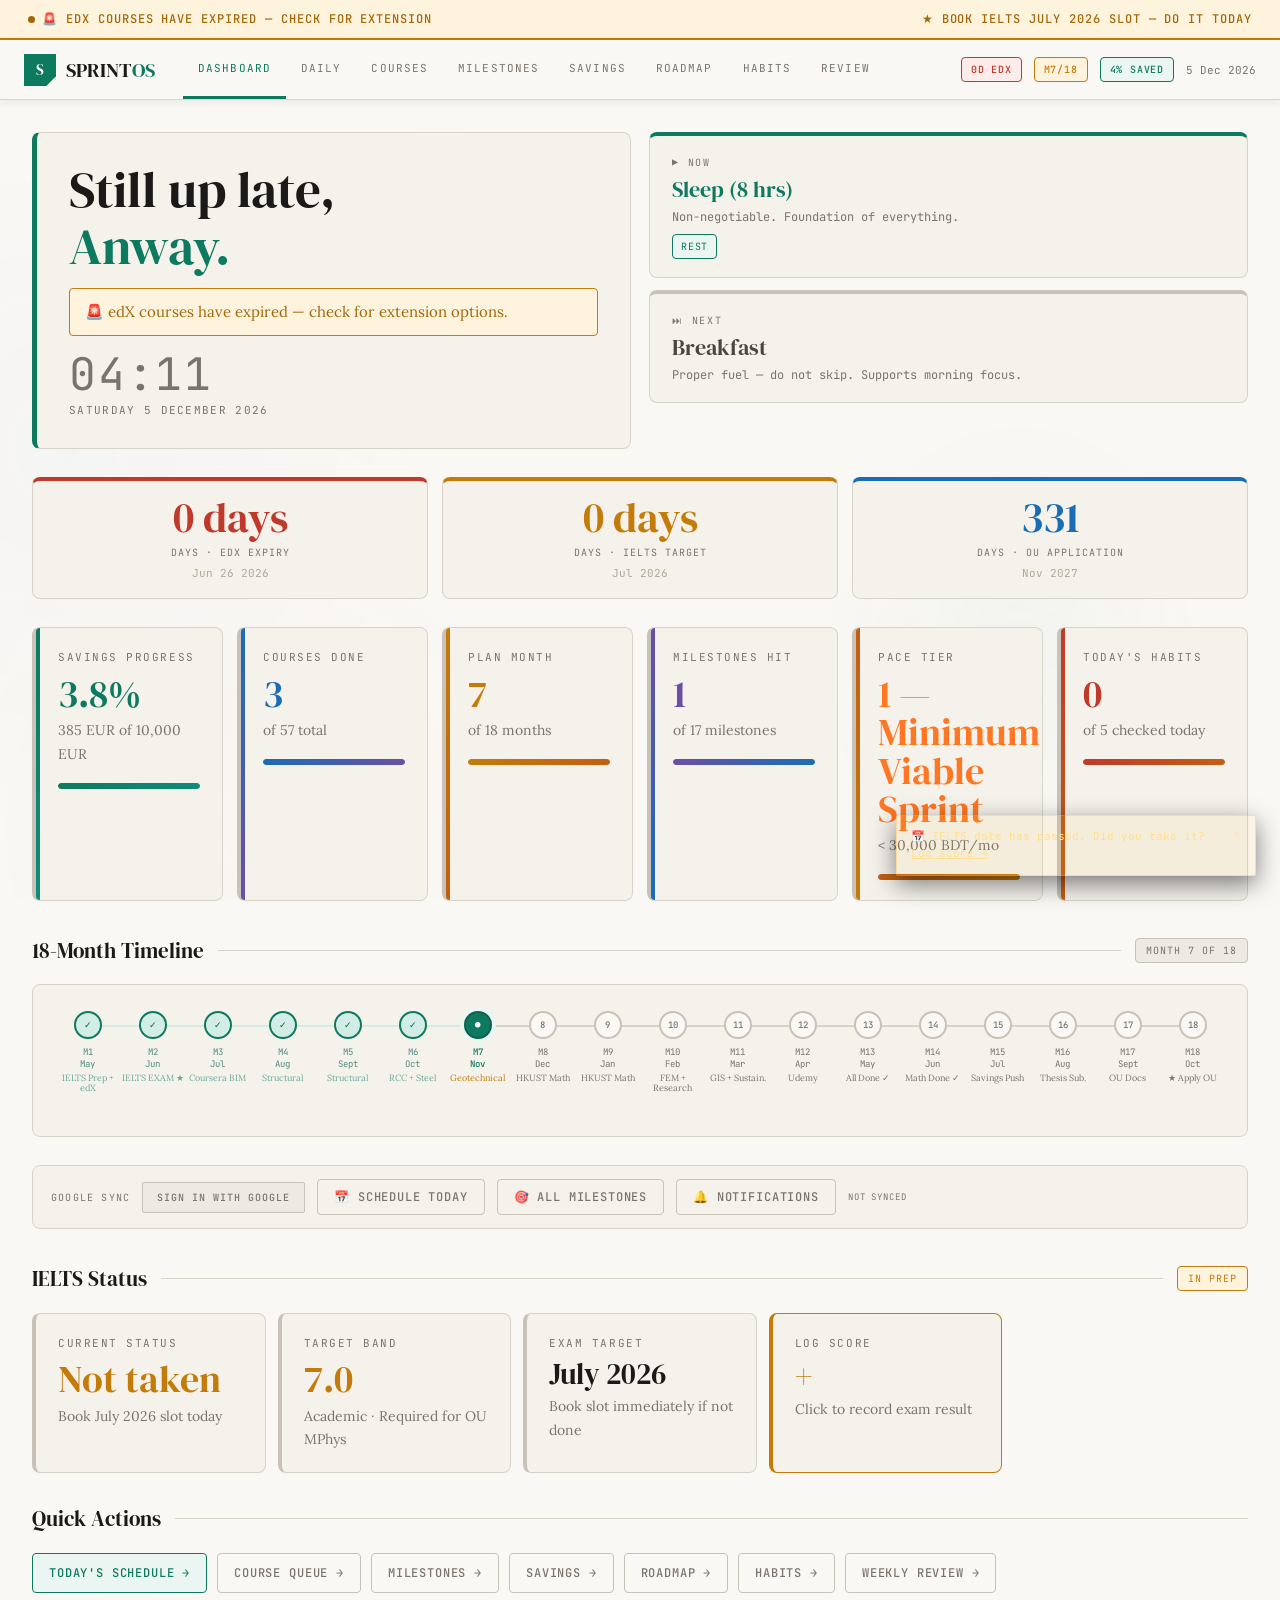
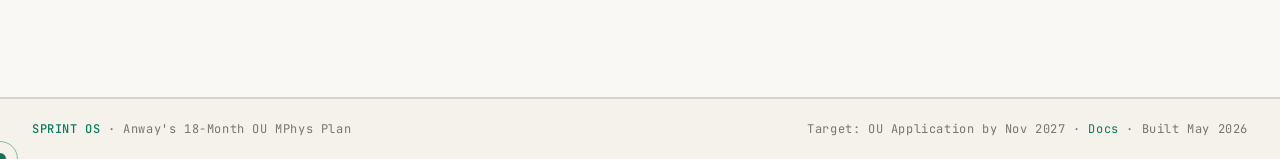
<file: index.html>
<!DOCTYPE html>
<html lang="en">
<head>
<meta charset="UTF-8">
<meta name="viewport" content="width=device-width,initial-scale=1">
<title>Sprint OS · Dashboard</title>
<link rel="stylesheet" href="style.css">
<link rel="manifest" href="manifest.json">
<meta name="theme-color" content="#0D7A5F">
<style>
.hero{display:grid;grid-template-columns:1fr 1fr;gap:18px;margin-bottom:28px}
.hero-main{
  background:var(--bg1);border:1px solid var(--border);
  border-left:5px solid var(--green);border-radius:var(--r);
  padding:28px 32px;
}
.hero-greeting{
  font-family:var(--font-display);
  font-size:clamp(2rem,4vw,3.2rem);line-height:1.1;margin-bottom:10px;
}
.hero-greeting .acc{color:var(--green)}
.hero-priority{
  font-size:15px;color:var(--amber2);margin-top:14px;
  padding:11px 15px;background:var(--amber-bg);
  border:1px solid var(--amber);border-radius:var(--r-sm);line-height:1.6;
}
.hero-clock{
  font-family:var(--font-mono);font-size:2.8rem;
  letter-spacing:.04em;color:var(--text3);margin-top:16px;line-height:1;
}
.hero-date{
  font-family:var(--font-mono);font-size:11px;color:var(--text3);
  letter-spacing:.12em;text-transform:uppercase;margin-top:4px;
}
.now-card{
  background:var(--bg1);border:1px solid var(--border);
  border-top:4px solid var(--green);border-radius:var(--r);
  padding:18px 22px;
}
.nc-label{
  font-family:var(--font-mono);font-size:10px;letter-spacing:.18em;
  text-transform:uppercase;color:var(--text3);margin-bottom:6px;
}
.nc-name{
  font-family:var(--font-display);font-size:1.4rem;
  color:var(--green);margin-bottom:4px;line-height:1.2;
}
.nc-desc{font-family:var(--font-mono);font-size:12px;color:var(--text3);line-height:1.5}
.nc-tag{
  display:inline-block;font-family:var(--font-mono);
  font-size:10px;letter-spacing:.08em;text-transform:uppercase;
  padding:3px 8px;border-radius:var(--r-sm);margin-top:8px;
  border:1px solid var(--green);color:var(--green);background:var(--green-bg);
}
.cd-row{display:grid;grid-template-columns:repeat(3,1fr);gap:14px;margin-bottom:28px}
.cd-card{
  background:var(--bg1);border:1px solid var(--border);
  border-radius:var(--r);padding:16px 18px;text-align:center;
}
.cd-num{font-family:var(--font-display);font-size:2.6rem;line-height:1}
.cd-lbl{font-family:var(--font-mono);font-size:10px;letter-spacing:.1em;text-transform:uppercase;color:var(--text3);margin-top:5px}
.cd-date{font-family:var(--font-mono);font-size:11px;color:var(--dim);margin-top:3px}
.ielts-panel{display:grid;grid-template-columns:repeat(auto-fill,minmax(200px,1fr));gap:12px;margin-bottom:6px}
.quick-links{display:flex;gap:10px;flex-wrap:wrap;margin-bottom:8px}
@media(max-width:768px){.hero{grid-template-columns:1fr}.cd-row{grid-template-columns:1fr 1fr}}
</style>
</head>
<body>
<div id="nav-ph"></div>
<main class="main fade-in">

  <!-- HERO -->
  <div class="hero">
    <div class="hero-main">
      <div class="hero-greeting"><span id="greeting">Good morning,</span><br><span class="acc">Anway.</span></div>
      <div class="hero-priority" id="daily-priority">Loading…</div>
      <div class="hero-clock" id="live-clock">--:--</div>
      <div class="hero-date"  id="live-date-full">—</div>
    </div>
    <div style="display:flex;flex-direction:column;gap:12px">
      <div class="now-card">
        <div class="nc-label">▶ Now</div>
        <div class="nc-name" id="now-name">—</div>
        <div class="nc-desc" id="now-desc">—</div>
        <span class="nc-tag" id="now-tag">—</span>
      </div>
      <div class="now-card" style="border-top-color:var(--border2)">
        <div class="nc-label">⏭ Next</div>
        <div class="nc-name" id="next-name" style="color:var(--text2)">—</div>
        <div class="nc-desc" id="next-desc">—</div>
      </div>
    </div>
  </div>

  <!-- COUNTDOWNS -->
  <div class="cd-row">
    <div class="cd-card" style="border-top:4px solid var(--red)">
      <div class="cd-num" style="color:var(--red)" id="cnt-edx">—</div>
      <div class="cd-lbl">Days · edX Expiry</div>
      <div class="cd-date">Jun 26 2026</div>
    </div>
    <div class="cd-card" style="border-top:4px solid var(--amber)">
      <div class="cd-num" style="color:var(--amber)" id="cnt-ielts">—</div>
      <div class="cd-lbl">Days · IELTS Target</div>
      <div class="cd-date">Jul 2026</div>
    </div>
    <div class="cd-card" style="border-top:4px solid var(--blue)">
      <div class="cd-num" style="color:var(--blue)" id="cnt-ou">—</div>
      <div class="cd-lbl">Days · OU Application</div>
      <div class="cd-date">Nov 2027</div>
    </div>
  </div>

  <!-- STATS -->
  <div class="stat-grid delay-2">
    <div class="card lift glow-g">
      <div class="card-accent" style="background:linear-gradient(180deg,var(--green),var(--teal))"></div>
      <div class="card-label">Savings Progress</div>
      <div class="card-value green" id="st-savings-pct">—%</div>
      <div class="card-sub" id="st-savings-sub">— EUR of 10,000 EUR</div>
      <div class="micro-bar"><div class="micro-fill" id="mf-savings" style="background:linear-gradient(90deg,var(--green),var(--teal))"></div></div>
    </div>
    <div class="card lift">
      <div class="card-accent" style="background:linear-gradient(180deg,var(--blue),var(--purple))"></div>
      <div class="card-label">Courses Done</div>
      <div class="card-value blue" id="st-courses">—</div>
      <div class="card-sub" id="st-courses-sub">of — total</div>
      <div class="micro-bar"><div class="micro-fill" id="mf-courses" style="background:linear-gradient(90deg,var(--blue),var(--purple))"></div></div>
    </div>
    <div class="card lift glow-a">
      <div class="card-accent" style="background:linear-gradient(180deg,var(--amber),var(--orange))"></div>
      <div class="card-label">Plan Month</div>
      <div class="card-value amber" id="st-month">—</div>
      <div class="card-sub">of 18 months</div>
      <div class="micro-bar"><div class="micro-fill" id="mf-month" style="background:linear-gradient(90deg,var(--amber),var(--orange))"></div></div>
    </div>
    <div class="card lift">
      <div class="card-accent" style="background:linear-gradient(180deg,var(--purple),var(--blue))"></div>
      <div class="card-label">Milestones Hit</div>
      <div class="card-value purple" id="st-miles">—</div>
      <div class="card-sub" id="st-miles-sub">of — milestones</div>
      <div class="micro-bar"><div class="micro-fill" id="mf-miles" style="background:linear-gradient(90deg,var(--purple),var(--blue))"></div></div>
    </div>
    <div class="card lift">
      <div class="card-accent" style="background:linear-gradient(180deg,var(--orange),var(--amber))"></div>
      <div class="card-label">Pace Tier</div>
      <div class="card-value" id="st-tier" style="color:var(--orange)">—</div>
      <div class="card-sub" id="st-tier-sub">—</div>
      <div class="micro-bar"><div class="micro-fill" id="mf-tier" style="background:linear-gradient(90deg,var(--orange),var(--amber))"></div></div>
    </div>
    <div class="card lift">
      <div class="card-accent" style="background:linear-gradient(180deg,var(--red),var(--orange))"></div>
      <div class="card-label">Today's Habits</div>
      <div class="card-value red" id="st-habits">—</div>
      <div class="card-sub">of 5 checked today</div>
      <div class="micro-bar"><div class="micro-fill" id="mf-habits" style="background:linear-gradient(90deg,var(--red),var(--orange))"></div></div>
    </div>
  </div>

  <!-- TIMELINE -->
  <div class="sec-head"><div class="sec-title">18-Month Timeline</div><div class="sec-line"></div><div class="sec-tag dim" id="tl-tag">Month — of 18</div></div>
  <div style="background:var(--bg1);border:1px solid var(--border);border-radius:var(--r);padding:18px 22px;margin-bottom:28px">
    <div id="tl-ph"></div>
  </div>

  <!-- GOOGLE SYNC -->
  <div class="sync-bar">
    <span class="sync-bar-label">Google Sync</span>
    <button class="gapi-btn" id="gapi-btn" onclick="handleGapiBtn()"><span id="gapi-txt">Sign in with Google</span></button>
    <button class="btn btn-ghost" onclick="U.scheduleToday()">📅 Schedule Today</button>
    <button class="btn btn-ghost" onclick="U.scheduleAllMilestones()">🎯 All Milestones</button>
    <button class="btn btn-ghost" id="notif-btn" onclick="U.requestNotifications()">🔔 Notifications</button>
    <span class="sync-status" id="sync-status">Not synced</span>
  </div>

  <!-- IELTS STATUS -->
  <div class="sec-head">
    <div class="sec-title">IELTS Status</div><div class="sec-line"></div>
    <div class="sec-tag amber" id="ielts-tag">In Prep</div>
  </div>
  <div class="ielts-panel">
    <div class="card">
      <div class="card-label">Current Status</div>
      <div class="card-value" id="ielts-val" style="color:var(--amber)">Not taken</div>
      <div class="card-sub" id="ielts-sub">Exam date not yet booked</div>
    </div>
    <div class="card"><div class="card-label">Target Band</div><div class="card-value amber">7.0</div><div class="card-sub">Academic · Required for OU MPhys</div></div>
    <div class="card"><div class="card-label">Exam Target</div><div class="card-value" style="font-size:1.8rem">July 2026</div><div class="card-sub">Book slot immediately if not done</div></div>
    <div class="card" style="cursor:pointer;border-color:var(--amber)" onclick="showIeltsModal()">
      <div class="card-label">Log Score</div>
      <div class="card-value amber" style="font-size:2rem">+</div>
      <div class="card-sub">Click to record exam result</div>
    </div>
  </div>

  <!-- QUICK ACTIONS -->
  <div class="sec-head" style="margin-top:28px"><div class="sec-title">Quick Actions</div><div class="sec-line"></div></div>
  <div class="quick-links">
    <a href="daily.html"      class="btn btn-primary">Today's Schedule →</a>
    <a href="courses.html"    class="btn btn-ghost">Course Queue →</a>
    <a href="milestones.html" class="btn btn-ghost">Milestones →</a>
    <a href="savings.html"    class="btn btn-ghost">Savings →</a>
    <a href="roadmap.html"    class="btn btn-ghost">Roadmap →</a>
    <a href="habits.html"     class="btn btn-ghost">Habits →</a>
    <a href="review.html"     class="btn btn-ghost">Weekly Review →</a>
  </div>

</main>

<!-- IELTS MODAL -->
<div id="ielts-modal" style="display:none;position:fixed;inset:0;background:rgba(28,26,24,.55);z-index:8000;align-items:center;justify-content:center">
  <div style="background:var(--bg);border:1px solid var(--border);border-top:4px solid var(--green);padding:28px 32px;border-radius:var(--r);min-width:340px;max-width:440px;box-shadow:var(--shadow-lg)">
    <div style="font-family:var(--font-display);font-size:1.6rem;margin-bottom:18px;color:var(--text)">Log IELTS Score</div>
    <div style="display:grid;grid-template-columns:1fr 1fr;gap:12px;margin-bottom:16px">
      <div><div style="font-family:var(--font-mono);font-size:11px;letter-spacing:.1em;text-transform:uppercase;color:var(--text3);margin-bottom:5px">Listening</div><input class="field" type="number" id="b-l" step="0.5" min="0" max="9" placeholder="0–9"/></div>
      <div><div style="font-family:var(--font-mono);font-size:11px;letter-spacing:.1em;text-transform:uppercase;color:var(--text3);margin-bottom:5px">Reading</div><input class="field" type="number" id="b-r" step="0.5" min="0" max="9" placeholder="0–9"/></div>
      <div><div style="font-family:var(--font-mono);font-size:11px;letter-spacing:.1em;text-transform:uppercase;color:var(--text3);margin-bottom:5px">Writing</div><input class="field" type="number" id="b-w" step="0.5" min="0" max="9" placeholder="0–9"/></div>
      <div><div style="font-family:var(--font-mono);font-size:11px;letter-spacing:.1em;text-transform:uppercase;color:var(--text3);margin-bottom:5px">Speaking</div><input class="field" type="number" id="b-s" step="0.5" min="0" max="9" placeholder="0–9"/></div>
    </div>
    <div style="display:flex;align-items:center;gap:14px;margin-bottom:18px">
      <div style="font-family:var(--font-mono);font-size:13px;color:var(--text3)">Overall Band:</div>
      <div style="font-family:var(--font-display);font-size:2.4rem;color:var(--amber)" id="modal-overall">—</div>
    </div>
    <div style="display:flex;gap:10px">
      <button class="btn btn-primary" onclick="submitIelts()">Save Score</button>
      <button class="btn btn-ghost"   onclick="document.getElementById('ielts-modal').style.display='none'">Cancel</button>
    </div>
    <div style="font-family:var(--font-mono);font-size:12px;color:var(--text3);margin-top:14px">Saves score, switches to Post-IELTS mode, and syncs to Google Drive.</div>
  </div>
</div>

<div id="footer-ph"></div>
<script src="data.js"></script>
<script src="update.js"></script>
<script async defer src="https://apis.google.com/js/api.js"></script>
<script>
document.addEventListener('DOMContentLoaded', () => {
  document.getElementById('nav-ph').innerHTML    = buildNavHTML('index.html');
  document.getElementById('footer-ph').innerHTML = buildFooterHTML();
  document.getElementById('tl-ph').innerHTML     = buildTimelineHTML();
  refresh();
});

['ui:refresh','savings:updated','milestones:updated','state:loaded','courses:updated'].forEach(e =>
  document.addEventListener(e, refresh)
);

document.addEventListener('gapi:auth', e => {
  const btn = document.getElementById('gapi-btn');
  const txt = document.getElementById('gapi-txt');
  if (e.detail.isSignedIn) {
    btn.classList.add('signed-in');
    const u = gapi?.auth2?.getAuthInstance()?.currentUser?.get()?.getBasicProfile();
    txt.textContent = '✓ ' + (u?.getEmail() || 'Signed in');
  } else {
    btn.classList.remove('signed-in');
    txt.textContent = 'Sign in with Google';
  }
});

function handleGapiBtn() {
  if (U.Drive.isSignedIn()) U.Drive.signOut(); else U.Drive.signIn();
}

function refresh() {
  const sum = U.liveSummary();
  const t   = sum.tier;

  document.getElementById('greeting').textContent         = sum.greeting.split(',')[0] + ',';
  document.getElementById('daily-priority').textContent   = sum.dailyPriority;
  document.getElementById('tl-tag').textContent           = 'Month ' + sum.planMonth + ' of 18';

  const cb = sum.currentBlock;
  document.getElementById('now-name').textContent = cb ? cb.n : '—';
  document.getElementById('now-desc').textContent = cb ? cb.d : 'No active block.';
  document.getElementById('now-tag').textContent  = cb ? cb.tag.toUpperCase() : '—';
  const nb = sum.nextBlock;
  document.getElementById('next-name').textContent = nb ? nb.n : '—';
  document.getElementById('next-desc').textContent = nb ? nb.d : '—';

  document.getElementById('st-savings-pct').textContent   = sum.savingsPct.toFixed(1) + '%';
  document.getElementById('st-savings-sub').textContent   = Math.round(sum.savingsEur) + ' EUR of 10,000 EUR';
  document.getElementById('mf-savings').style.width       = sum.savingsPct + '%';
  document.getElementById('st-courses').textContent       = sum.cDone;
  document.getElementById('st-courses-sub').textContent   = 'of ' + sum.cTotal + ' total';
  document.getElementById('mf-courses').style.width       = (sum.cDone / sum.cTotal * 100) + '%';
  document.getElementById('st-month').textContent         = sum.planMonth;
  document.getElementById('mf-month').style.width         = (sum.planMonth / 18 * 100) + '%';
  document.getElementById('st-miles').textContent         = sum.mDone;
  document.getElementById('st-miles-sub').textContent     = 'of ' + sum.mTotal + ' milestones';
  document.getElementById('mf-miles').style.width         = (sum.mDone / sum.mTotal * 100) + '%';
  document.getElementById('st-tier').textContent          = t.id + ' — ' + t.name;
  document.getElementById('st-tier').style.color          = t.col;
  document.getElementById('st-tier-sub').textContent      = t.range;
  document.getElementById('mf-tier').style.width          = t.fillPct + '%';

  const h = getHabits(new Date().toISOString().slice(0,10));
  const hCount = HABIT_KEYS.filter(k => h[k]).length;
  document.getElementById('st-habits').textContent = hCount;
  document.getElementById('mf-habits').style.width = (hCount / HABIT_KEYS.length * 100) + '%';

  const nb2 = document.getElementById('notif-btn');
  if (nb2) {
    if (!sum.notifSupported) { nb2.style.display = 'none'; }
    else if (sum.notifEnabled) { nb2.textContent = '🔔 Notifications On'; nb2.classList.add('btn-primary'); nb2.classList.remove('btn-ghost'); }
  }

  const taken = U.Phase.ieltsTaken();
  const score = U.Phase.ieltsScore();
  document.getElementById('ielts-tag').textContent = taken ? (score >= 7 ? '✅ Passed' : '⚠️ Retake') : 'In Prep';
  document.getElementById('ielts-tag').className   = 'sec-tag ' + (taken ? (score >= 7 ? 'green' : 'red') : 'amber');
  document.getElementById('ielts-val').textContent  = taken ? 'Band ' + score : 'Not taken';
  document.getElementById('ielts-val').style.color  = taken ? (score >= 7 ? 'var(--green)' : 'var(--red)') : 'var(--amber)';
  document.getElementById('ielts-sub').textContent  = taken
    ? 'Taken ' + (U.Phase.ieltsTakenDate() ? new Date(U.Phase.ieltsTakenDate()).toLocaleDateString('en-GB') : '')
    : 'Book July 2026 slot today';
}

function showIeltsModal() {
  document.getElementById('ielts-modal').style.display = 'flex';
}
['b-l','b-r','b-w','b-s'].forEach(id =>
  document.getElementById(id).addEventListener('input', () => {
    const vals = ['b-l','b-r','b-w','b-s'].map(i => parseFloat(document.getElementById(i).value)).filter(v => !isNaN(v));
    if (!vals.length) { document.getElementById('modal-overall').textContent = '—'; return; }
    const avg = vals.reduce((a,b) => a+b,0) / vals.length;
    const r   = Math.round(avg * 2) / 2;
    const el  = document.getElementById('modal-overall');
    el.textContent  = r.toFixed(1);
    el.style.color  = r >= 7 ? 'var(--green)' : r >= 6 ? 'var(--amber)' : 'var(--red)';
  })
);
function submitIelts() {
  const score = parseFloat(document.getElementById('modal-overall').textContent);
  if (isNaN(score)) { alert('Enter at least one band score.'); return; }
  U.markIeltsTaken(score);
  document.getElementById('ielts-modal').style.display = 'none';
  refresh();
}
</script>
<script src="animate.js"></script>
</body>
</html>
</file>
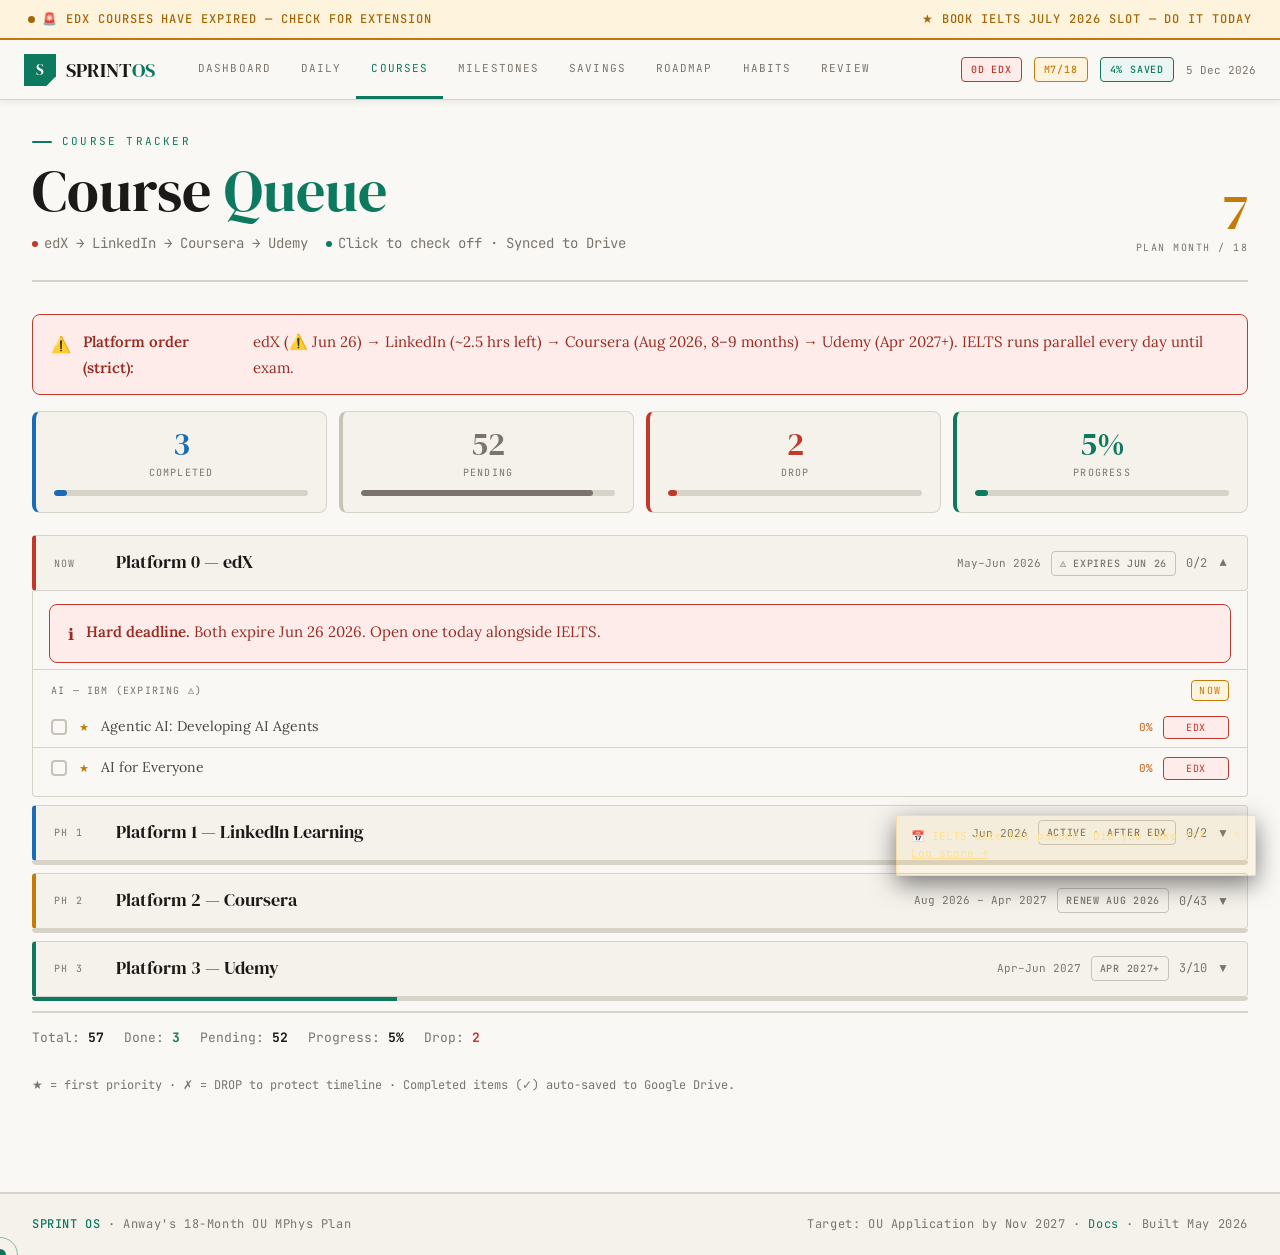
<file: courses.html>
<!DOCTYPE html>
<html lang="en">
<head>
<meta charset="UTF-8"><meta name="viewport" content="width=device-width,initial-scale=1">
<title>Sprint OS · Courses</title>
<link rel="stylesheet" href="style.css">
<style>
.ov-grid{display:grid;grid-template-columns:repeat(auto-fit,minmax(140px,1fr));gap:12px;margin-bottom:22px}
.ov-card{background:var(--bg1);border:1px solid var(--border);border-radius:var(--r);padding:16px 18px;text-align:center;transition:transform .13s;border-left:4px solid var(--border2)}
.ov-card:hover{transform:translateY(-3px);box-shadow:var(--shadow)}
.ov-num{font-family:var(--font-display);font-size:2rem;line-height:1;margin-bottom:4px}
.ov-lbl{font-family:var(--font-mono);font-size:10px;letter-spacing:.12em;text-transform:uppercase;color:var(--text3)}
.ov-bar{height:6px;border-radius:3px;margin-top:9px;overflow:hidden;background:var(--border)}
.ov-fill{height:100%;border-radius:3px;transition:width 1s ease}
</style>
</head>
<body>
<div id="nav-ph"></div>
<main class="main fade-in">
  <div class="page-header">
    <div>
      <div class="ph-eyebrow">Course Tracker</div>
      <div class="ph-title">Course <span class="accent">Queue</span></div>
      <div class="ph-sub">
        <span class="ph-tag"><span class="ph-dot" style="background:var(--red)"></span><span>edX → LinkedIn → Coursera → Udemy</span></span>
        <span class="ph-tag"><span class="ph-dot" style="background:var(--green)"></span><span>Click to check off · Synced to Drive</span></span>
      </div>
    </div>
    <div class="ph-meta"><div class="ph-month-big" id="ph-month">—</div><div class="ph-month-label">Plan Month / 18</div></div>
  </div>

  <div class="alert danger">
    <span class="alert-icon">⚠️</span>
    <strong>Platform order (strict):</strong> edX (⚠️ Jun 26) → LinkedIn (~2.5 hrs left) → Coursera (Aug 2026, 8–9 months) → Udemy (Apr 2027+). IELTS runs parallel every day until exam.
  </div>

  <div class="ov-grid" id="ov-grid"></div>
  <div id="phases-wrap"></div>
  <div style="padding:14px 0;border-top:2px solid var(--border);margin-top:10px;font-family:var(--font-mono);font-size:13px;color:var(--text3);display:flex;gap:20px;flex-wrap:wrap" id="courses-foot"></div>

  <p class="footnote">★ = first priority · ✗ = DROP to protect timeline · Completed items (✓) auto-saved to Google Drive.</p>
</main>
<div id="footer-ph"></div>
<script src="data.js"></script><script src="update.js"></script>
<script async defer src="https://apis.google.com/js/api.js"></script>
<script>
const phOpen = {edx:true, li:false, coursera:false, udemy:false};

document.addEventListener('DOMContentLoaded', () => {
  document.getElementById('nav-ph').innerHTML    = buildNavHTML('courses.html');
  document.getElementById('footer-ph').innerHTML = buildFooterHTML();
  document.getElementById('ph-month').textContent = planMonth();
  renderAll();
});
['courses:updated','ui:refresh','state:loaded'].forEach(e => document.addEventListener(e, renderAll));

function togglePh(id) {
  phOpen[id] = !phOpen[id];
  document.getElementById('phb-'+id)?.classList.toggle('open', phOpen[id]);
  document.getElementById('phc-'+id)?.classList.toggle('open', phOpen[id]);
  const bar = document.getElementById('php-'+id);
  if (bar) bar.style.display = phOpen[id] ? 'none' : 'block';
}
function toggleCourse(gi) { U.toggleCourse(gi); }

function renderAll() {
  const flat  = flatCourses();
  const cDone = getCDone();
  const total  = flat.length;
  const done   = cDone.filter(Boolean).length;
  const dropped= flat.filter(c => c.drop).length;
  const pct    = total ? Math.round(done/total*100) : 0;

  document.getElementById('ov-grid').innerHTML = `
    <div class="ov-card" style="border-left-color:var(--blue)"><div class="ov-num" style="color:var(--blue)">${done}</div><div class="ov-lbl">Completed</div><div class="ov-bar"><div class="ov-fill" style="background:var(--blue);width:${done/total*100}%"></div></div></div>
    <div class="ov-card"><div class="ov-num" style="color:var(--text3)">${total-done-dropped}</div><div class="ov-lbl">Pending</div><div class="ov-bar"><div class="ov-fill" style="background:var(--text3);width:${(total-done-dropped)/total*100}%"></div></div></div>
    <div class="ov-card" style="border-left-color:var(--red)"><div class="ov-num" style="color:var(--red)">${dropped}</div><div class="ov-lbl">Drop</div><div class="ov-bar"><div class="ov-fill" style="background:var(--red);width:${dropped/total*100}%"></div></div></div>
    <div class="ov-card" style="border-left-color:var(--green)"><div class="ov-num" style="color:var(--green)">${pct}%</div><div class="ov-lbl">Progress</div><div class="ov-bar"><div class="ov-fill" style="background:var(--green);width:${pct}%"></div></div></div>
  `;

  const statMap = {urgent:'phs-urgent',active:'phs-active',paused:'phs-paused',later:'phs-later'};
  const colMap  = {edx:'var(--red)',li:'var(--blue)',coursera:'var(--amber)',udemy:'var(--green)'};
  let gi = 0;

  document.getElementById('phases-wrap').innerHTML = PHASES.map(p => {
    const startGi = gi;
    let phDone = 0, phTotal = 0;
    p.groups.forEach(g => g.courses.forEach(() => { if (cDone[startGi + phTotal]) phDone++; phTotal++; }));
    const phPct = phTotal ? phDone/phTotal*100 : 0;

    let gHtml = '';
    p.groups.forEach(g => {
      gHtml += `<div class="cg-head">${g.name}<span class="cg-month">${g.month}</span></div>`;
      g.courses.forEach(c => {
        const isDone  = cDone[gi];
        const isCDone = c.fixed;
        gHtml += `<div class="course-row ${isCDone?'is-cdone':isDone?'is-done':''}" onclick="${(c.fixed||c.drop)?'':'`toggleCourse(${gi})`'}" style="${(c.fixed||c.drop)?'cursor:default':''}">
          <div class="cr-box">${(isDone||isCDone)?'✓':''}</div>
          <div class="cr-star">${c.pri?'★':c.drop?'✗':''}</div>
          <div class="cr-name ${c.drop?'cr-drop':''}">${c.n}${c.drop?' <em style="font-size:11px;color:var(--red)">[DROP]</em>':''}</div>
          <div class="cr-prog">${c.prog}</div>
          <div class="cr-plat plat-${c.pc}">${c.plat}</div>
        </div>`;
        gi++;
      });
    });

    const isOpen = phOpen[p.id];
    return `<div class="phase-wrap">
      <div class="phase-head ${p.headCls}" onclick="togglePh('${p.id}')">
        <span class="ph-num">${p.num}</span>
        <span class="ph-label">${p.label}</span>
        <span class="ph-when">${p.when}</span>
        <span class="ph-status ${statMap[p.status]||'phs-paused'}">${p.statLabel}</span>
        <span class="ph-count">${phDone}/${phTotal}</span>
        <span class="ph-chev${isOpen?' open':''}" id="phc-${p.id}">▼</span>
      </div>
      <div class="ph-progress" id="php-${p.id}" style="${isOpen?'display:none':''}">
        <div class="ph-prog-fill" style="width:${phPct}%;background:${colMap[p.id]}"></div>
      </div>
      <div class="phase-body${isOpen?' open':''}" id="phb-${p.id}">
        <div class="alert ${p.alertCls}" style="margin:9px 16px 6px">
          <span class="alert-icon">ℹ</span><span>${p.alertTxt}</span>
        </div>
        ${gHtml}
      </div>
    </div>`;
  }).join('');

  document.getElementById('courses-foot').innerHTML = `
    <span>Total: <strong style="color:var(--text)">${total}</strong></span>
    <span>Done: <strong style="color:var(--green)">${done}</strong></span>
    <span>Pending: <strong style="color:var(--text)">${total-done-dropped}</strong></span>
    <span>Progress: <strong style="color:var(--text)">${pct}%</strong></span>
    <span>Drop: <strong style="color:var(--red)">${dropped}</strong></span>
  `;
}
</script>
<script src="animate.js"></script>
</body>
</html>
</file>
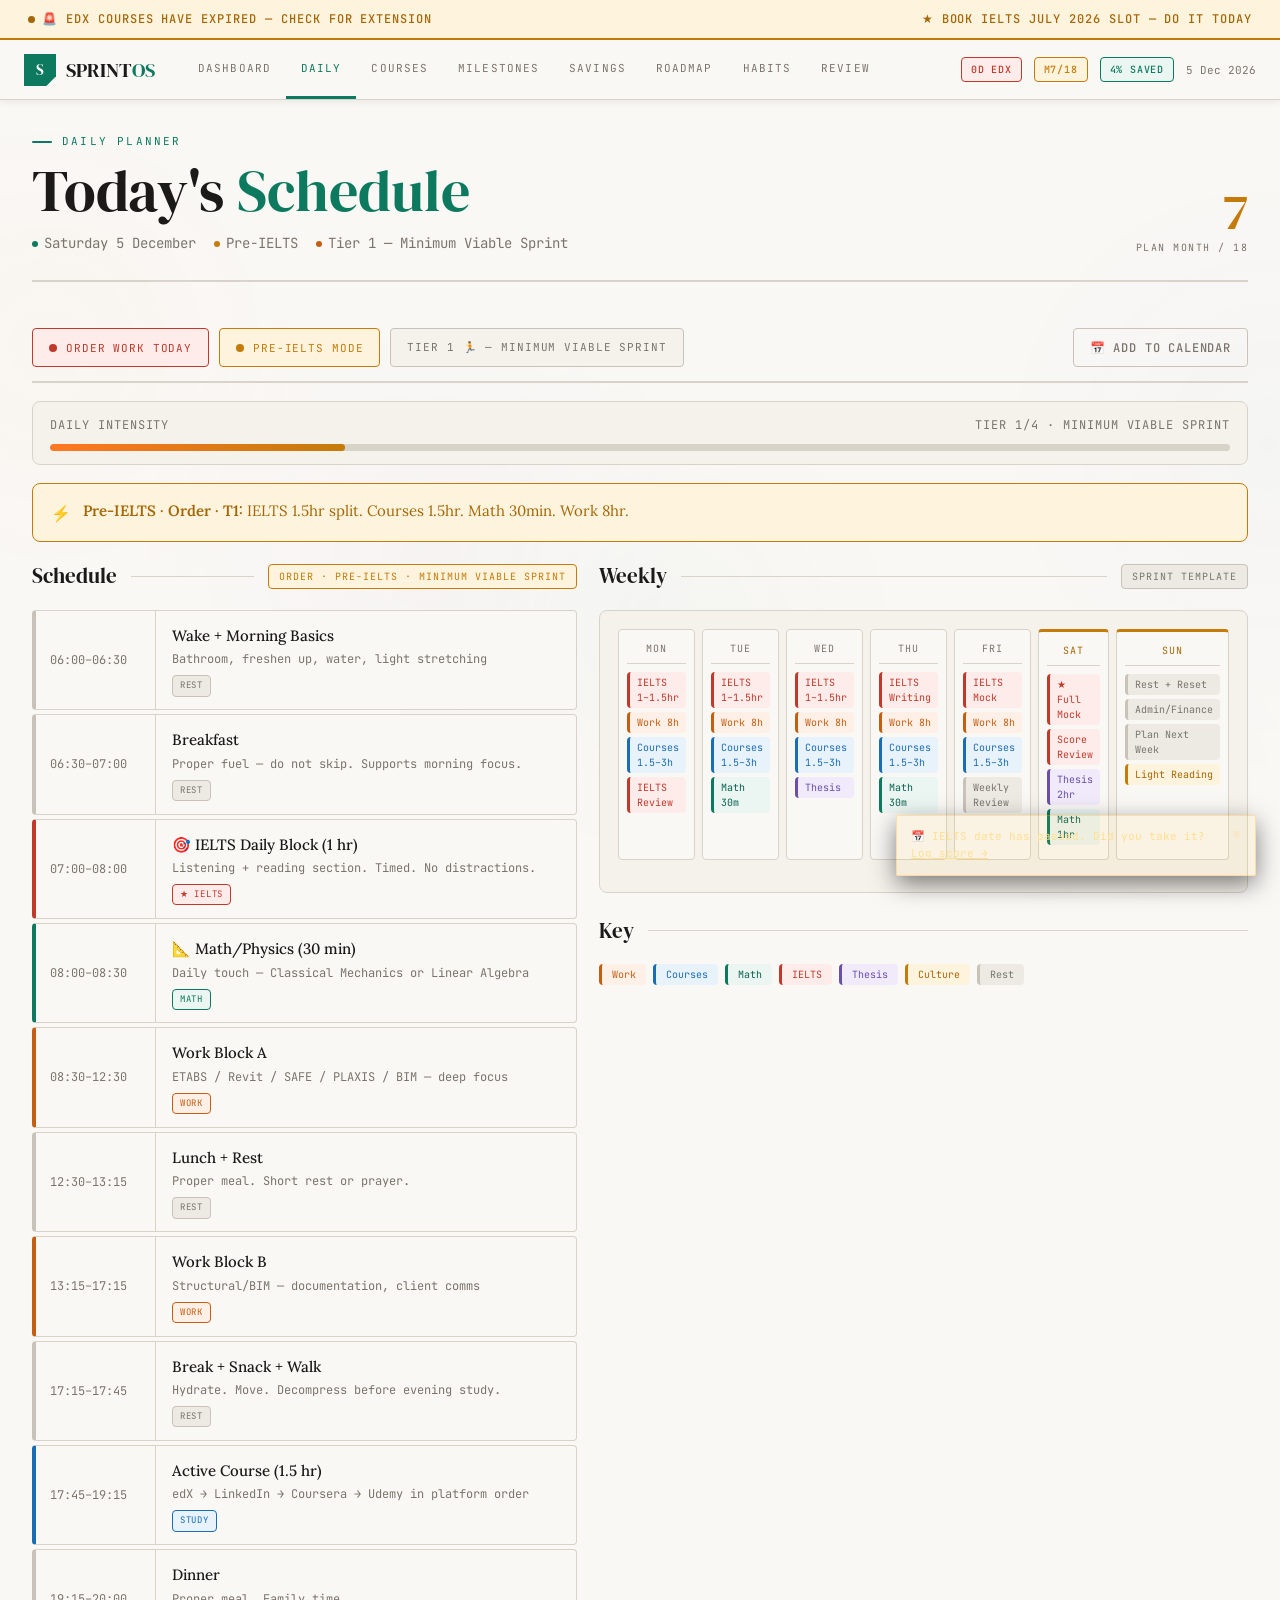
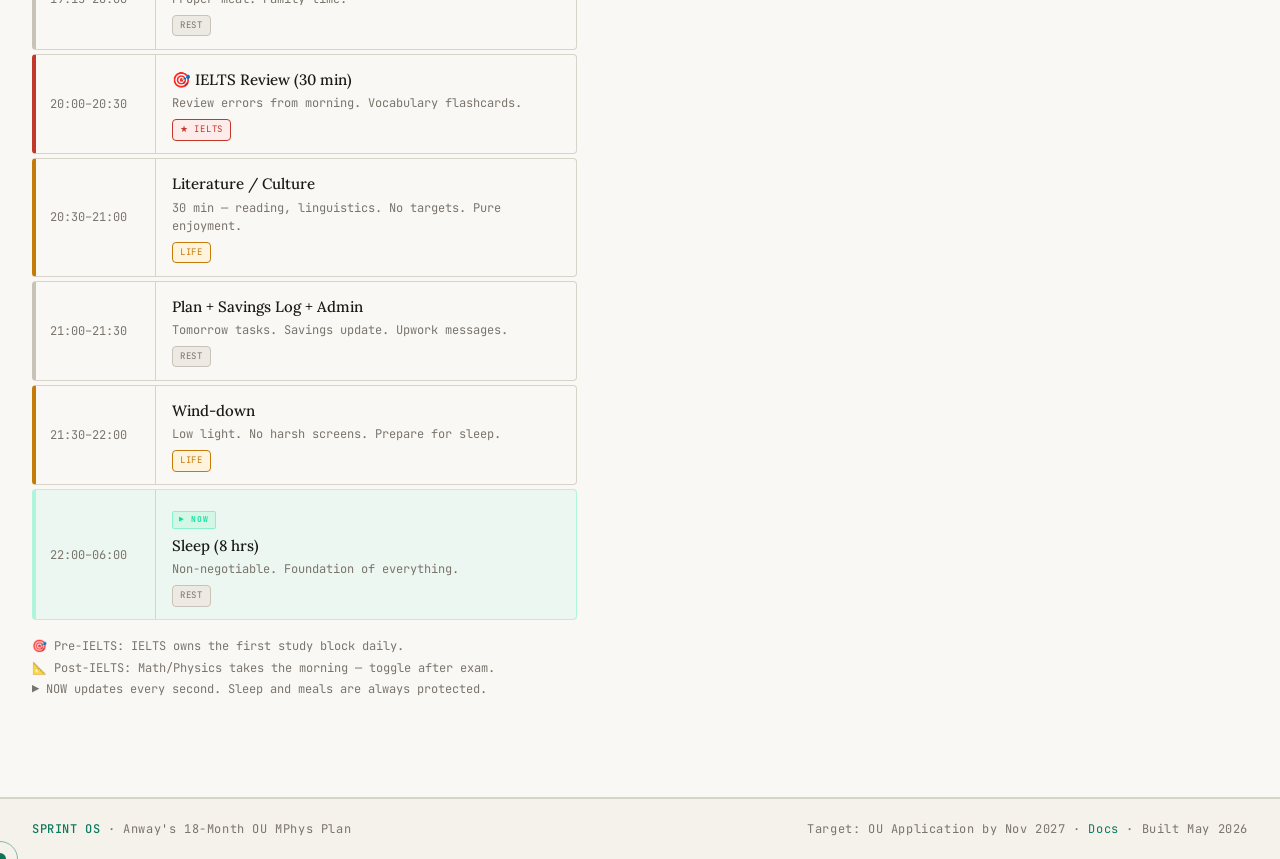
<file: daily.html>
<!DOCTYPE html>
<html lang="en">
<head>
<meta charset="UTF-8"><meta name="viewport" content="width=device-width,initial-scale=1">
<title>Sprint OS · Daily Schedule</title>
<link rel="stylesheet" href="style.css">
<style>
.controls-bar{display:flex;gap:10px;flex-wrap:wrap;padding:14px 0;margin-bottom:18px;border-bottom:2px solid var(--border)}
.two-col{display:grid;grid-template-columns:1.5fr 1fr;gap:22px}
.weekly-wrap{background:var(--bg1);border:1px solid var(--border);border-radius:var(--r);padding:18px}
.sched-now{background:var(--green-bg) !important;border-color:var(--green) !important}
.now-badge{display:inline-block;font-family:var(--font-mono);font-size:10px;letter-spacing:.08em;background:var(--green);color:#fff;padding:2px 8px;border-radius:var(--r-sm);margin-bottom:4px;font-weight:500}
@media(max-width:900px){.two-col{grid-template-columns:1fr}}
</style>
</head>
<body>
<div id="nav-ph"></div>
<main class="main fade-in">
  <div class="page-header">
    <div>
      <div class="ph-eyebrow">Daily Planner</div>
      <div class="ph-title">Today's <span class="accent">Schedule</span></div>
      <div class="ph-sub">
        <span class="ph-tag"><span class="ph-dot" style="background:var(--green)"></span><span id="ph-date">—</span></span>
        <span class="ph-tag"><span class="ph-dot" style="background:var(--amber)"></span><span id="ph-mode">—</span></span>
        <span class="ph-tag"><span class="ph-dot" style="background:var(--orange)"></span><span id="ph-tier">—</span></span>
      </div>
    </div>
    <div class="ph-meta"><div class="ph-month-big" id="ph-month">—</div><div class="ph-month-label">Plan Month / 18</div></div>
  </div>

  <div class="controls-bar">
    <button class="ctrl active-red" id="btn-order" onclick="toggleOrder()"><span class="ctrl-dot"></span><span id="lbl-order">Order Work Today</span></button>
    <button class="ctrl active-amber" id="btn-phase" onclick="togglePhase()"><span class="ctrl-dot"></span><span id="lbl-phase">Pre-IELTS Mode</span></button>
    <div class="ctrl" style="cursor:default"><span id="lbl-tier">Tier — Loading</span></div>
    <button class="btn btn-ghost" style="margin-left:auto" onclick="U.scheduleToday()">📅 Add to Calendar</button>
  </div>

  <div class="intensity">
    <div class="int-header"><span>Daily Intensity</span><span id="int-lbl">—</span></div>
    <div class="int-track"><div class="int-fill" id="int-fill" style="width:25%"></div></div>
  </div>
  <div class="alert warn" id="callout"><span class="alert-icon">⚡</span><span id="callout-txt">Loading…</span></div>

  <div class="two-col">
    <div>
      <div class="sec-head"><div class="sec-title">Schedule</div><div class="sec-line"></div><div class="sec-tag amber" id="sched-lbl">—</div></div>
      <div class="sched-list" id="sched-list"></div>
      <p class="footnote" style="margin-top:16px">🎯 Pre-IELTS: IELTS owns the first study block daily.<br>📐 Post-IELTS: Math/Physics takes the morning — toggle after exam.<br>▶ NOW updates every second. Sleep and meals are always protected.</p>
    </div>
    <div>
      <div class="sec-head"><div class="sec-title">Weekly</div><div class="sec-line"></div><div class="sec-tag dim">Sprint Template</div></div>
      <div class="weekly-wrap"><div class="week-grid" id="week-grid"></div></div>
      <div class="sec-head" style="margin-top:20px"><div class="sec-title">Key</div><div class="sec-line"></div></div>
      <div style="display:flex;gap:7px;flex-wrap:wrap;font-size:13px">
        <span class="day-blk db-work"  style="border-radius:var(--r-sm);padding:3px 10px">Work</span>
        <span class="day-blk db-study" style="border-radius:var(--r-sm);padding:3px 10px">Courses</span>
        <span class="day-blk db-math"  style="border-radius:var(--r-sm);padding:3px 10px">Math</span>
        <span class="day-blk db-self"  style="border-radius:var(--r-sm);padding:3px 10px">IELTS</span>
        <span class="day-blk db-thesis"style="border-radius:var(--r-sm);padding:3px 10px">Thesis</span>
        <span class="day-blk db-life"  style="border-radius:var(--r-sm);padding:3px 10px">Culture</span>
        <span class="day-blk db-rest"  style="border-radius:var(--r-sm);padding:3px 10px">Rest</span>
      </div>
    </div>
  </div>
</main>
<div id="footer-ph"></div>
<script src="data.js"></script><script src="update.js"></script>
<script async defer src="https://apis.google.com/js/api.js"></script>
<script>
const WEEKLY=[
  {d:"Mon",wknd:false,b:[{l:"IELTS 1–1.5hr",c:"db-self"},{l:"Work 8h",c:"db-work"},{l:"Courses 1.5–3h",c:"db-study"},{l:"IELTS Review",c:"db-self"}]},
  {d:"Tue",wknd:false,b:[{l:"IELTS 1–1.5hr",c:"db-self"},{l:"Work 8h",c:"db-work"},{l:"Courses 1.5–3h",c:"db-study"},{l:"Math 30m",c:"db-math"}]},
  {d:"Wed",wknd:false,b:[{l:"IELTS 1–1.5hr",c:"db-self"},{l:"Work 8h",c:"db-work"},{l:"Courses 1.5–3h",c:"db-study"},{l:"Thesis",c:"db-thesis"}]},
  {d:"Thu",wknd:false,b:[{l:"IELTS Writing",c:"db-self"},{l:"Work 8h",c:"db-work"},{l:"Courses 1.5–3h",c:"db-study"},{l:"Math 30m",c:"db-math"}]},
  {d:"Fri",wknd:false,b:[{l:"IELTS Mock",c:"db-self"},{l:"Work 8h",c:"db-work"},{l:"Courses 1.5–3h",c:"db-study"},{l:"Weekly Review",c:"db-rest"}]},
  {d:"Sat",wknd:true, b:[{l:"★ Full Mock",c:"db-self"},{l:"Score Review",c:"db-self"},{l:"Thesis 2hr",c:"db-thesis"},{l:"Math 1hr",c:"db-math"}]},
  {d:"Sun",wknd:true, b:[{l:"Rest + Reset",c:"db-rest"},{l:"Admin/Finance",c:"db-rest"},{l:"Plan Next Week",c:"db-rest"},{l:"Light Reading",c:"db-life"}]},
];

document.addEventListener('DOMContentLoaded', () => {
  document.getElementById('nav-ph').innerHTML    = buildNavHTML('daily.html');
  document.getElementById('footer-ph').innerHTML = buildFooterHTML();
  document.getElementById('week-grid').innerHTML = WEEKLY.map(d =>
    `<div class="day-col${d.wknd?' weekend':''}"><div class="day-name">${d.d}</div>${d.b.map(b=>`<div class="day-blk ${b.c}">${b.l}</div>`).join('')}</div>`
  ).join('');
  refreshUI();
});
['ui:refresh','routine:refresh'].forEach(e => document.addEventListener(e, refreshUI));

function toggleOrder() {
  const v = !U.Routine.hasOrder(); U.Routine.setOrder(v);
  const b = document.getElementById('btn-order');
  b.className = 'ctrl ' + (v ? 'active-red' : 'active-green');
  document.getElementById('lbl-order').textContent = v ? 'Order Work Today' : 'Free Day';
  refreshUI();
}
function togglePhase() {
  const v = !U.Phase.isPreIelts(); localStorage.setItem('pre_ielts', String(v));
  const b = document.getElementById('btn-phase');
  b.className = 'ctrl ' + (v ? 'active-amber' : 'active-blue');
  document.getElementById('lbl-phase').textContent = v ? 'Pre-IELTS Mode' : 'Post-IELTS Mode';
  refreshUI();
}

function refreshUI() {
  const order = U.Routine.hasOrder();
  const pre   = U.Phase.isPreIelts();
  const t     = getTier();
  const sched = buildSchedule(order, pre, t);
  const cur   = U.Clock.currentBlock(sched);

  document.getElementById('ph-date').textContent  = new Date().toLocaleDateString('en-GB',{weekday:'long',day:'numeric',month:'long'});
  document.getElementById('ph-mode').textContent  = pre ? 'Pre-IELTS' : 'Post-IELTS';
  document.getElementById('ph-tier').textContent  = 'Tier '+t.id+' — '+t.name;
  document.getElementById('ph-month').textContent = planMonth();
  document.getElementById('lbl-tier').textContent = 'Tier '+t.id+' '+t.icon+' — '+t.name;
  document.getElementById('sched-lbl').textContent= (order?'Order':'Free')+' · '+(pre?'Pre-IELTS':'Post-IELTS')+' · '+t.name;

  const pcts={preOrder:[25,50,75,100],preFree:85,postOrder:[35,60,80,100],postFree:95};
  const pct = pre ? (order ? pcts.preOrder[t.id-1] : pcts.preFree) : (order ? pcts.postOrder[t.id-1] : pcts.postFree);
  const fill = document.getElementById('int-fill');
  fill.style.width      = pct+'%';
  fill.style.background = `linear-gradient(90deg,${t.col},var(--amber))`;
  document.getElementById('int-lbl').textContent = 'Tier '+t.id+'/4 · '+t.name;

  const callouts={
    preOrder:{1:'<strong>Pre-IELTS · Order · T1:</strong> IELTS 1.5hr split. Courses 1.5hr. Math 30min. Work 8hr.',
              2:'<strong>Pre-IELTS · Order · T2:</strong> IELTS 1.5hr AM. Courses 2hr. Math 30min. Work 8hr.',
              3:'<strong>Pre-IELTS · Order · T3:</strong> IELTS 1.5hr AM. Courses 2.5hr. Math 30min. Work 8hr.',
              4:'<strong>Pre-IELTS · Order · T4:</strong> IELTS 1.5hr AM. Courses 3hr. Math 30min. Work 8hr.'},
    preFree:'<strong>Pre-IELTS · Free:</strong> IELTS 3hr (mock+review). Math 2hr. Courses 3.5hr. Thesis 2hr.',
    postOrder:{1:'<strong>Post-IELTS · Order · T1:</strong> Math 45min AM. Courses 2.25hr. Thesis 35min. Work 8hr.',
               2:'<strong>Post-IELTS · Order · T2:</strong> Math 1hr AM. Courses 3hr. Thesis 35min. Work 8hr.',
               3:'<strong>Post-IELTS · Order · T3:</strong> Math 1hr AM. Courses 4hr. Thesis 30min. Work 8hr.',
               4:'<strong>Post-IELTS · Order · T4:</strong> Math 1.5hr AM. Courses 4.5hr. Work 8hr.'},
    postFree:'<strong>Post-IELTS · Free:</strong> Math 2.5hr. Courses 6hr. Thesis 2.5hr. Maximum sprint.',
  };
  let co = pre ? (order ? callouts.preOrder[t.id] : callouts.preFree) : (order ? callouts.postOrder[t.id] : callouts.postFree);
  const cb = document.getElementById('callout');
  cb.className = 'alert ' + (order ? 'warn' : 'ok');
  document.getElementById('callout-txt').innerHTML = co;

  document.getElementById('sched-list').innerHTML = sched.map((r,i) => {
    const isNow = cur && r.t === cur.t;
    return `<div class="sched-row ${r.cls}${isNow?' sched-now':''}">
      <div class="sched-time">${r.t}</div>
      <div class="sched-body">
        ${isNow?'<span class="now-badge">▶ NOW</span>':''}
        <div class="sched-name">${r.n}</div>
        <div class="sched-note">${r.d}</div>
        <span class="sched-tag stag-${r.tag}">${r.tag==='ielts'?'★ IELTS':r.tag}</span>
      </div>
    </div>`;
  }).join('');
}
</script>
<script src="animate.js"></script>
</body>
</html>
</file>
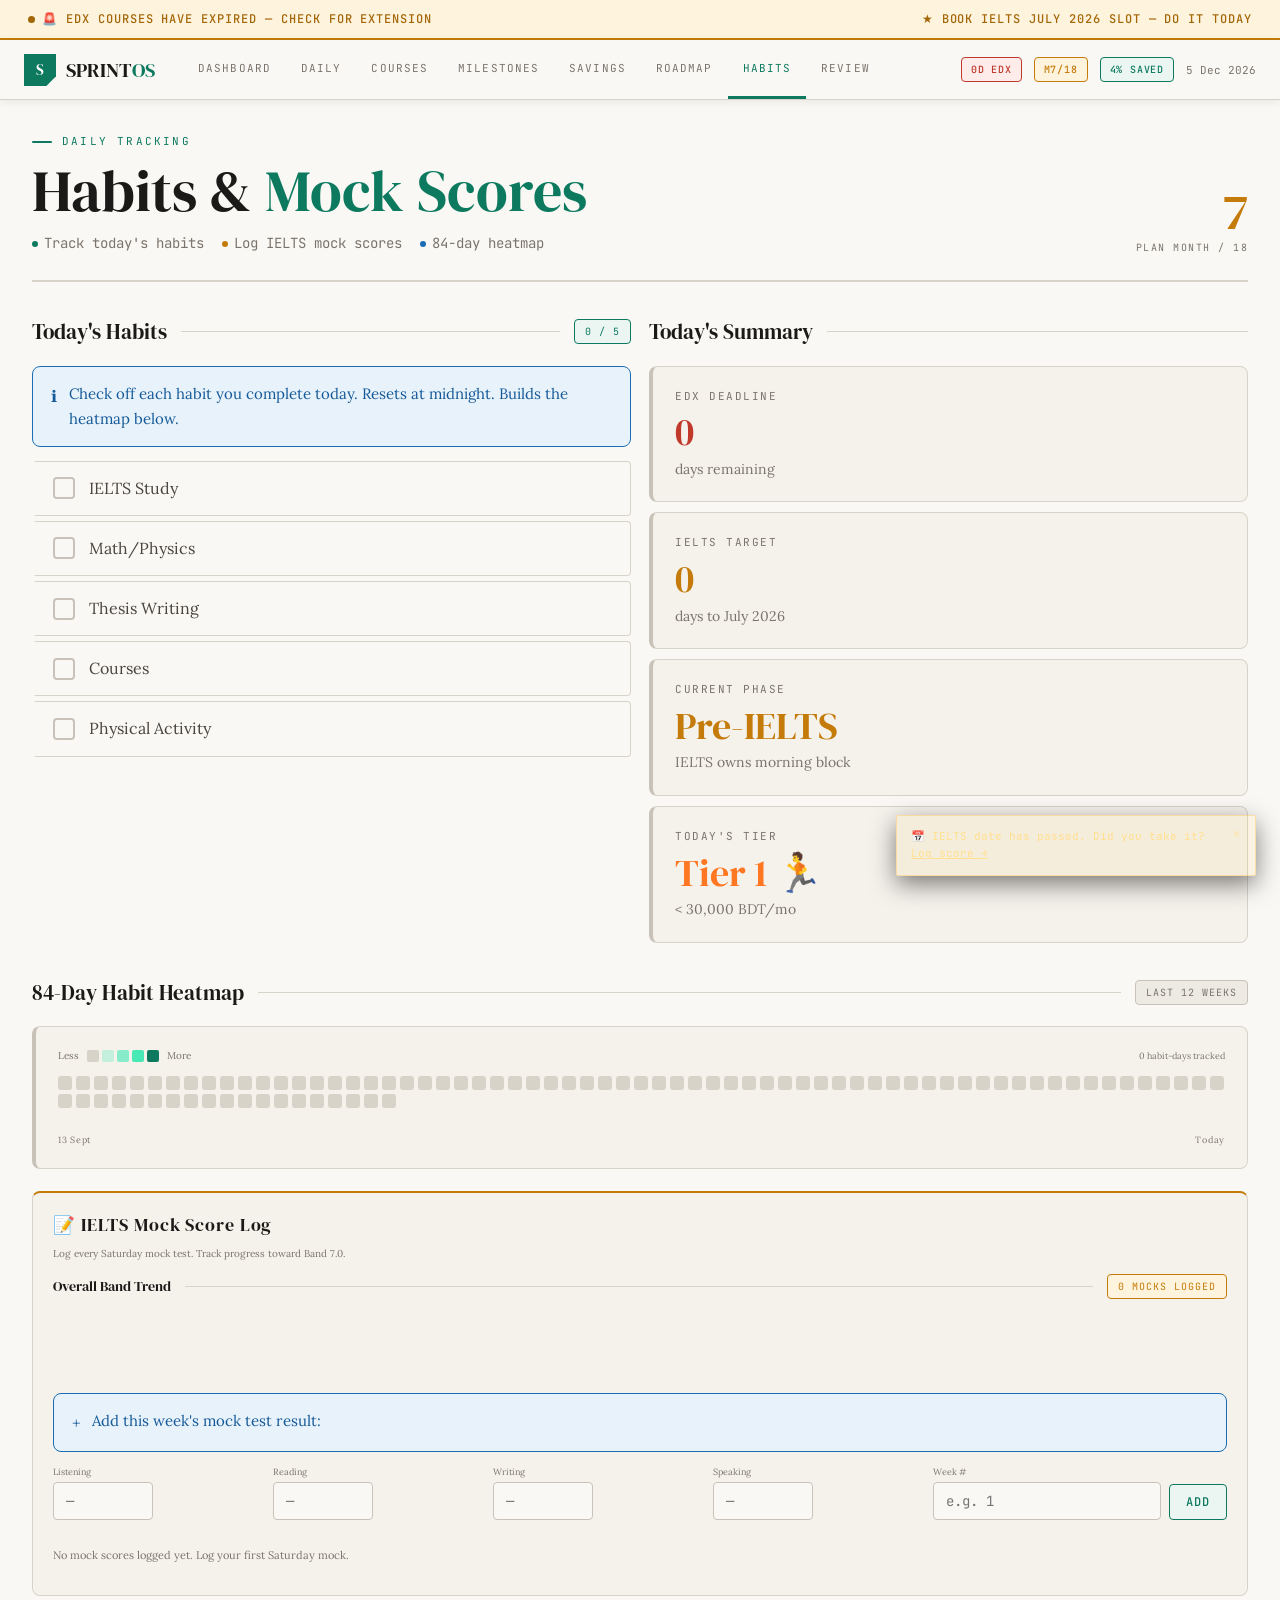
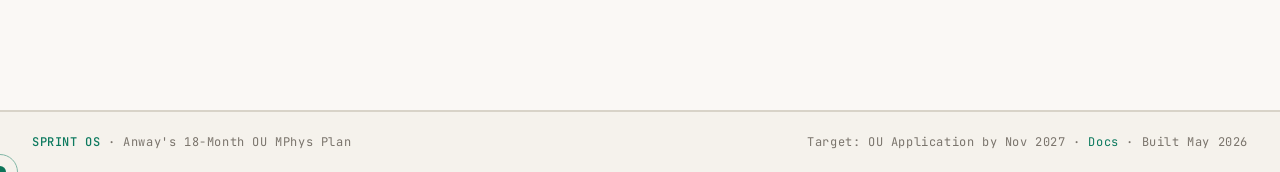
<file: habits.html>
<!DOCTYPE html>
<html lang="en">
<head>
<meta charset="UTF-8"><meta name="viewport" content="width=device-width,initial-scale=1">
<title>Sprint OS · Habits</title>
<link rel="stylesheet" href="style.css">
<style>
.habits-layout{display:grid;grid-template-columns:1fr 1fr;gap:18px}
.mock-section{background:var(--bg1);border:1px solid var(--border);border-top:2px solid var(--amber);border-radius:var(--r);padding:18px 20px;margin-bottom:18px}
.mock-add-row{display:grid;grid-template-columns:repeat(5,1fr) auto;gap:8px;margin-top:12px}
.score-trend{display:flex;align-items:flex-end;gap:3px;height:60px;margin-top:10px;margin-bottom:4px}
.trend-bar{flex:1;border-radius:2px 2px 0 0;min-width:12px;transition:height .4s ease;position:relative;cursor:default}
.trend-bar::after{content:attr(data-val);position:absolute;bottom:calc(100% + 3px);left:50%;transform:translateX(-50%);font-size:8px;color:var(--text3);white-space:nowrap}
.streak-badge{display:inline-flex;align-items:center;gap:5px;font-size:10px;padding:3px 9px;border-radius:2px;border:1px solid;font-weight:600}
.streak-badge.green{color:var(--green);border-color:rgba(0,229,160,.35);background:rgba(0,229,160,.08)}
.streak-badge.amber{color:var(--amber);border-color:rgba(255,176,32,.35);background:rgba(255,176,32,.08)}
@media(max-width:760px){.habits-layout{grid-template-columns:1fr}.mock-add-row{grid-template-columns:1fr 1fr}}
</style>
</head>
<body>
<div id="nav-ph"></div>
<main class="main fade-in">

  <div class="page-header">
    <div>
      <div class="ph-eyebrow">Daily Tracking</div>
      <div class="ph-title">Habits &amp; <span class="accent">Mock Scores</span></div>
      <div class="ph-sub">
        <span class="ph-tag"><span class="ph-dot" style="background:var(--green)"></span><span>Track today's habits</span></span>
        <span class="ph-tag"><span class="ph-dot" style="background:var(--amber)"></span><span>Log IELTS mock scores</span></span>
        <span class="ph-tag"><span class="ph-dot" style="background:var(--blue)"></span><span>84-day heatmap</span></span>
      </div>
    </div>
    <div class="ph-meta"><div class="ph-month-big" id="ph-month">—</div><div class="ph-month-label">Plan Month / 18</div></div>
  </div>

  <div class="habits-layout">
    <!-- TODAY'S HABITS -->
    <div>
      <div class="sec-head"><div class="sec-title">Today's Habits</div><div class="sec-line"></div><div class="sec-tag green" id="today-score-tag">0 / 5</div></div>
      <div class="alert info" style="margin-bottom:14px">
        <span class="alert-icon">ℹ</span>Check off each habit you complete today. Resets at midnight. Builds the heatmap below.
      </div>
      <div id="habit-list"></div>
      <div style="display:flex;gap:8px;flex-wrap:wrap;margin-top:12px" id="streaks-wrap"></div>
    </div>

    <!-- DAILY STATS -->
    <div>
      <div class="sec-head"><div class="sec-title">Today's Summary</div><div class="sec-line"></div></div>
      <div style="display:flex;flex-direction:column;gap:10px" id="today-summary">
        <div class="card"><div class="card-label">edX Deadline</div><div class="card-value red" id="sum-edx">—</div><div class="card-sub">days remaining</div></div>
        <div class="card"><div class="card-label">IELTS Target</div><div class="card-value amber" id="sum-ielts">—</div><div class="card-sub">days to July 2026</div></div>
        <div class="card"><div class="card-label">Current Phase</div><div class="card-value" id="sum-phase" style="color:var(--green)">—</div><div class="card-sub" id="sum-phase-sub">—</div></div>
        <div class="card"><div class="card-label">Today's Tier</div><div class="card-value" id="sum-tier" style="color:var(--orange)">—</div><div class="card-sub" id="sum-tier-range">—</div></div>
      </div>
    </div>
  </div>

  <!-- HEATMAP -->
  <div class="sec-head"><div class="sec-title">84-Day Habit Heatmap</div><div class="sec-line"></div><div class="sec-tag dim">last 12 weeks</div></div>
  <div class="card" style="margin-bottom:22px">
    <div style="display:flex;align-items:center;gap:8px;margin-bottom:12px;font-size:10px;color:var(--text3)">
      <span>Less</span>
      <span style="display:flex;gap:3px">
        <span style="width:12px;height:12px;border-radius:2px;background:var(--border);display:inline-block"></span>
        <span style="width:12px;height:12px;border-radius:2px;background:rgba(0,229,160,.2);display:inline-block"></span>
        <span style="width:12px;height:12px;border-radius:2px;background:rgba(0,229,160,.45);display:inline-block"></span>
        <span style="width:12px;height:12px;border-radius:2px;background:rgba(0,229,160,.7);display:inline-block"></span>
        <span style="width:12px;height:12px;border-radius:2px;background:var(--green);display:inline-block"></span>
      </span>
      <span>More</span>
      <span style="margin-left:auto;font-size:9px" id="heatmap-legend">— habit-days tracked</span>
    </div>
    <div class="heatmap-wrap">
      <div class="heatmap-grid" id="heatmap"></div>
    </div>
    <div style="display:flex;justify-content:space-between;font-size:9px;color:var(--text3);margin-top:6px;letter-spacing:.08em">
      <span id="hm-start-lbl">12 weeks ago</span><span>Today</span>
    </div>
  </div>

  <!-- IELTS MOCK SCORES -->
  <div class="mock-section">
    <div style="font-family:var(--font-display);font-size:1.1rem;letter-spacing:.05em;margin-bottom:4px">📝 IELTS Mock Score Log</div>
    <div style="font-size:10px;color:var(--text3);margin-bottom:12px">Log every Saturday mock test. Track progress toward Band 7.0.</div>

    <!-- Trend chart -->
    <div class="sec-head" style="margin-top:0"><div class="sec-title" style="font-size:.9rem">Overall Band Trend</div><div class="sec-line"></div><div class="sec-tag amber" id="mock-trend-tag">— mocks logged</div></div>
    <div class="score-trend" id="score-trend"></div>
    <div style="font-size:9px;color:var(--text3);margin-bottom:14px;display:flex;gap:12px" id="trend-labels"></div>

    <!-- Add new score -->
    <div class="alert info" style="margin-bottom:10px"><span class="alert-icon">+</span>Add this week's mock test result:</div>
    <div class="mock-add-row">
      <div><div style="font-size:9px;color:var(--text3);margin-bottom:3px">Listening</div><input class="field" type="number" id="ml" step="0.5" min="0" max="9" placeholder="—"/></div>
      <div><div style="font-size:9px;color:var(--text3);margin-bottom:3px">Reading</div><input class="field" type="number" id="mr" step="0.5" min="0" max="9" placeholder="—"/></div>
      <div><div style="font-size:9px;color:var(--text3);margin-bottom:3px">Writing</div><input class="field" type="number" id="mw" step="0.5" min="0" max="9" placeholder="—"/></div>
      <div><div style="font-size:9px;color:var(--text3);margin-bottom:3px">Speaking</div><input class="field" type="number" id="ms-in" step="0.5" min="0" max="9" placeholder="—"/></div>
      <div><div style="font-size:9px;color:var(--text3);margin-bottom:3px">Week #</div><input class="field" type="number" id="mweek" min="1" placeholder="e.g. 1" id="mock-week"/></div>
      <button class="btn btn-primary" onclick="addMock()" style="align-self:flex-end">Add</button>
    </div>

    <!-- Score list -->
    <div style="margin-top:14px" id="mock-list"></div>
  </div>

</main>
<div id="footer-ph"></div>
<script src="data.js"></script><script src="update.js"></script>
<script async defer src="https://apis.google.com/js/api.js"></script>
<script>
document.addEventListener('DOMContentLoaded', () => {
  document.getElementById('nav-ph').innerHTML    = buildNavHTML('habits.html');
  document.getElementById('footer-ph').innerHTML = buildFooterHTML();
  document.getElementById('ph-month').textContent = planMonth();
  refreshUI();
});
['ui:refresh','state:loaded'].forEach(e => document.addEventListener(e, refreshUI));

const TODAY_STR = new Date().toISOString().slice(0,10);

function toggleHabit(key) {
  toggleHabit(TODAY_STR, key); // data.js function
  renderHabits(); renderHeatmap();
}
// Override: data.js exports toggleHabit(dateStr, key), but we want local shortcut
function doToggle(key) {
  const h = getHabits(TODAY_STR);
  h[key] = !h[key];
  setHabits(TODAY_STR, h);
  U.save();
  renderHabits(); renderHeatmap();
}

function calcStreak(key) {
  let streak = 0, d = new Date();
  while (true) {
    const ds = d.toISOString().slice(0,10);
    const h  = getHabits(ds);
    if (!h[key]) break;
    streak++;
    d.setDate(d.getDate()-1);
    if (streak > 365) break;
  }
  return streak;
}

function renderHabits() {
  const h = getHabits(TODAY_STR);
  const done = HABIT_KEYS.filter(k => h[k]).length;
  document.getElementById('today-score-tag').textContent = done + ' / ' + HABIT_KEYS.length;

  document.getElementById('habit-list').innerHTML = HABIT_KEYS.map(key => {
    const isDone = !!h[key];
    const streak = calcStreak(key);
    return `<div class="habit-row ${isDone?'done':''}" onclick="doToggle('${key}')">
      <div class="habit-check">${isDone?'✓':''}</div>
      <div class="habit-label">${HABIT_LABELS[key]}</div>
      ${streak>0?`<span class="habit-streak">🔥 ${streak}d</span>`:''}
    </div>`;
  }).join('');

  // Streaks summary
  const streaks = HABIT_KEYS.map(k => ({k, s:calcStreak(k)})).filter(x => x.s > 0);
  document.getElementById('streaks-wrap').innerHTML = streaks.map(x => {
    const cls = x.s >= 7 ? 'green' : 'amber';
    return `<span class="streak-badge ${cls}">🔥 ${HABIT_LABELS[x.k]}: ${x.s} days</span>`;
  }).join('');
}

function renderHeatmap() {
  const history = getHabitHistory(84);
  const grid    = document.getElementById('heatmap');
  const total   = history.reduce((a,d) => a+d.count, 0);
  document.getElementById('heatmap-legend').textContent = total + ' habit-days tracked';

  if (history.length > 0) {
    const startDate = new Date(history[0].date);
    document.getElementById('hm-start-lbl').textContent = startDate.toLocaleDateString('en-GB',{day:'numeric',month:'short'});
  }

  grid.innerHTML = history.map(d => {
    const level = d.count === 0 ? 0 : d.count === 1 ? 1 : d.count === 2 ? 2 : d.count === 3 ? 3 : d.count === 4 ? 4 : 5;
    const label = new Date(d.date).toLocaleDateString('en-GB',{weekday:'short',day:'numeric',month:'short'}) + ': ' + d.count + '/' + HABIT_KEYS.length + ' habits';
    return `<div class="heatmap-cell hm-${level}" title="${label}" style="position:relative" onmouseenter="showTip(this,'${label}')" onmouseleave="hideTip(this)"></div>`;
  }).join('');
}

function showTip(el, text) {
  const t = document.createElement('div');
  t.className = 'heatmap-tooltip'; t.textContent = text;
  el.appendChild(t);
}
function hideTip(el) { el.querySelector('.heatmap-tooltip')?.remove(); }

function addMock() {
  const l = parseFloat(document.getElementById('ml').value);
  const r = parseFloat(document.getElementById('mr').value);
  const w = parseFloat(document.getElementById('mw').value);
  const s = parseFloat(document.getElementById('ms-in').value);
  const wk= parseInt(document.getElementById('mweek').value) || getMockScores().length + 1;
  const vals = [l,r,w,s].filter(v => !isNaN(v));
  if (vals.length < 1) { alert('Enter at least one band score.'); return; }
  const overall = Math.round(vals.reduce((a,b)=>a+b,0)/vals.length * 2) / 2;
  addMockScore({
    date: new Date().toLocaleDateString('en-GB'),
    week: wk,
    listening: isNaN(l)?null:l,
    reading:   isNaN(r)?null:r,
    writing:   isNaN(w)?null:w,
    speaking:  isNaN(s)?null:s,
    overall,
  });
  ['ml','mr','mw','ms-in','mweek'].forEach(id => document.getElementById(id).value='');
  U.save();
  renderMocks();
}

function renderMocks() {
  const scores = getMockScores();
  document.getElementById('mock-trend-tag').textContent = scores.length + ' mock' + (scores.length!==1?'s':'') + ' logged';

  // Trend chart
  const recent = scores.slice(-12);
  const maxBand = 9;
  document.getElementById('score-trend').innerHTML = recent.map((sc,i) => {
    const h    = Math.round(sc.overall/maxBand*100);
    const col  = sc.overall >= 7 ? 'var(--green)' : sc.overall >= 6.5 ? 'var(--teal)' : sc.overall >= 6 ? 'var(--amber)' : 'var(--red)';
    return `<div class="trend-bar" style="height:${Math.max(h,8)}%;background:${col}" data-val="${sc.overall}" title="Week ${sc.week}: ${sc.overall}"></div>`;
  }).join('');
  document.getElementById('trend-labels').innerHTML = recent.map(sc =>
    `<span style="flex:1;text-align:center;font-size:8px;color:var(--text3)">W${sc.week}</span>`
  ).join('');

  // Score list
  const listEl = document.getElementById('mock-list');
  if (!scores.length) {
    listEl.innerHTML = '<div style="font-size:11px;color:var(--text3);padding:12px 0">No mock scores logged yet. Log your first Saturday mock.</div>';
    return;
  }
  listEl.innerHTML = `<div style="display:flex;flex-direction:column;gap:4px">` +
    [...scores].reverse().map((sc, ri) => {
      const i = scores.length - 1 - ri;
      const cls = sc.overall >= 7 ? '' : sc.overall >= 6 ? 'below' : 'fail';
      const bands = [
        {l:'L', v:sc.listening},
        {l:'R', v:sc.reading},
        {l:'W', v:sc.writing},
        {l:'S', v:sc.speaking},
      ].filter(b => b.v !== null);
      return `<div class="mock-score-row">
        <div class="mock-band ${cls}">${sc.overall}</div>
        <div class="mock-bars-wrap">
          ${bands.map(b => {
            const pct  = Math.round((b.v||0)/9*100);
            const bcol = (b.v||0)>=7?'var(--green)':(b.v||0)>=6?'var(--amber)':'var(--red)';
            return `<div class="mock-bar-item">
              <div class="mock-bar-label">${b.l} ${b.v||'—'}</div>
              <div class="mock-bar-track"><div class="mock-bar-fill" style="width:${pct}%;background:${bcol}"></div></div>
            </div>`;
          }).join('')}
        </div>
        <div class="mock-date">Week ${sc.week}<br>${sc.date}</div>
        <span class="mock-del" onclick="delMock(${i})">✕</span>
      </div>`;
    }).join('') + '</div>';
}

function delMock(i) {
  deleteMockScore(i); U.save(); renderMocks();
}

function refreshUI() {
  const t = getTier();
  const pre = U.Phase.isPreIelts();
  document.getElementById('sum-edx').textContent     = daysUntil(EDX_DATE);
  document.getElementById('sum-ielts').textContent   = daysUntil(IELTS_DATE);
  document.getElementById('sum-phase').textContent   = pre ? 'Pre-IELTS' : 'Post-IELTS';
  document.getElementById('sum-phase-sub').textContent = pre ? 'IELTS owns morning block' : 'Math/Physics owns morning block';
  document.getElementById('sum-phase').style.color   = pre ? 'var(--amber)' : 'var(--green)';
  document.getElementById('sum-tier').textContent    = 'Tier '+t.id+' '+t.icon;
  document.getElementById('sum-tier').style.color    = t.col;
  document.getElementById('sum-tier-range').textContent = t.range;
  renderHabits();
  renderHeatmap();
  renderMocks();
}
</script>
<script src="animate.js"></script>
</body>
</html>
</file>
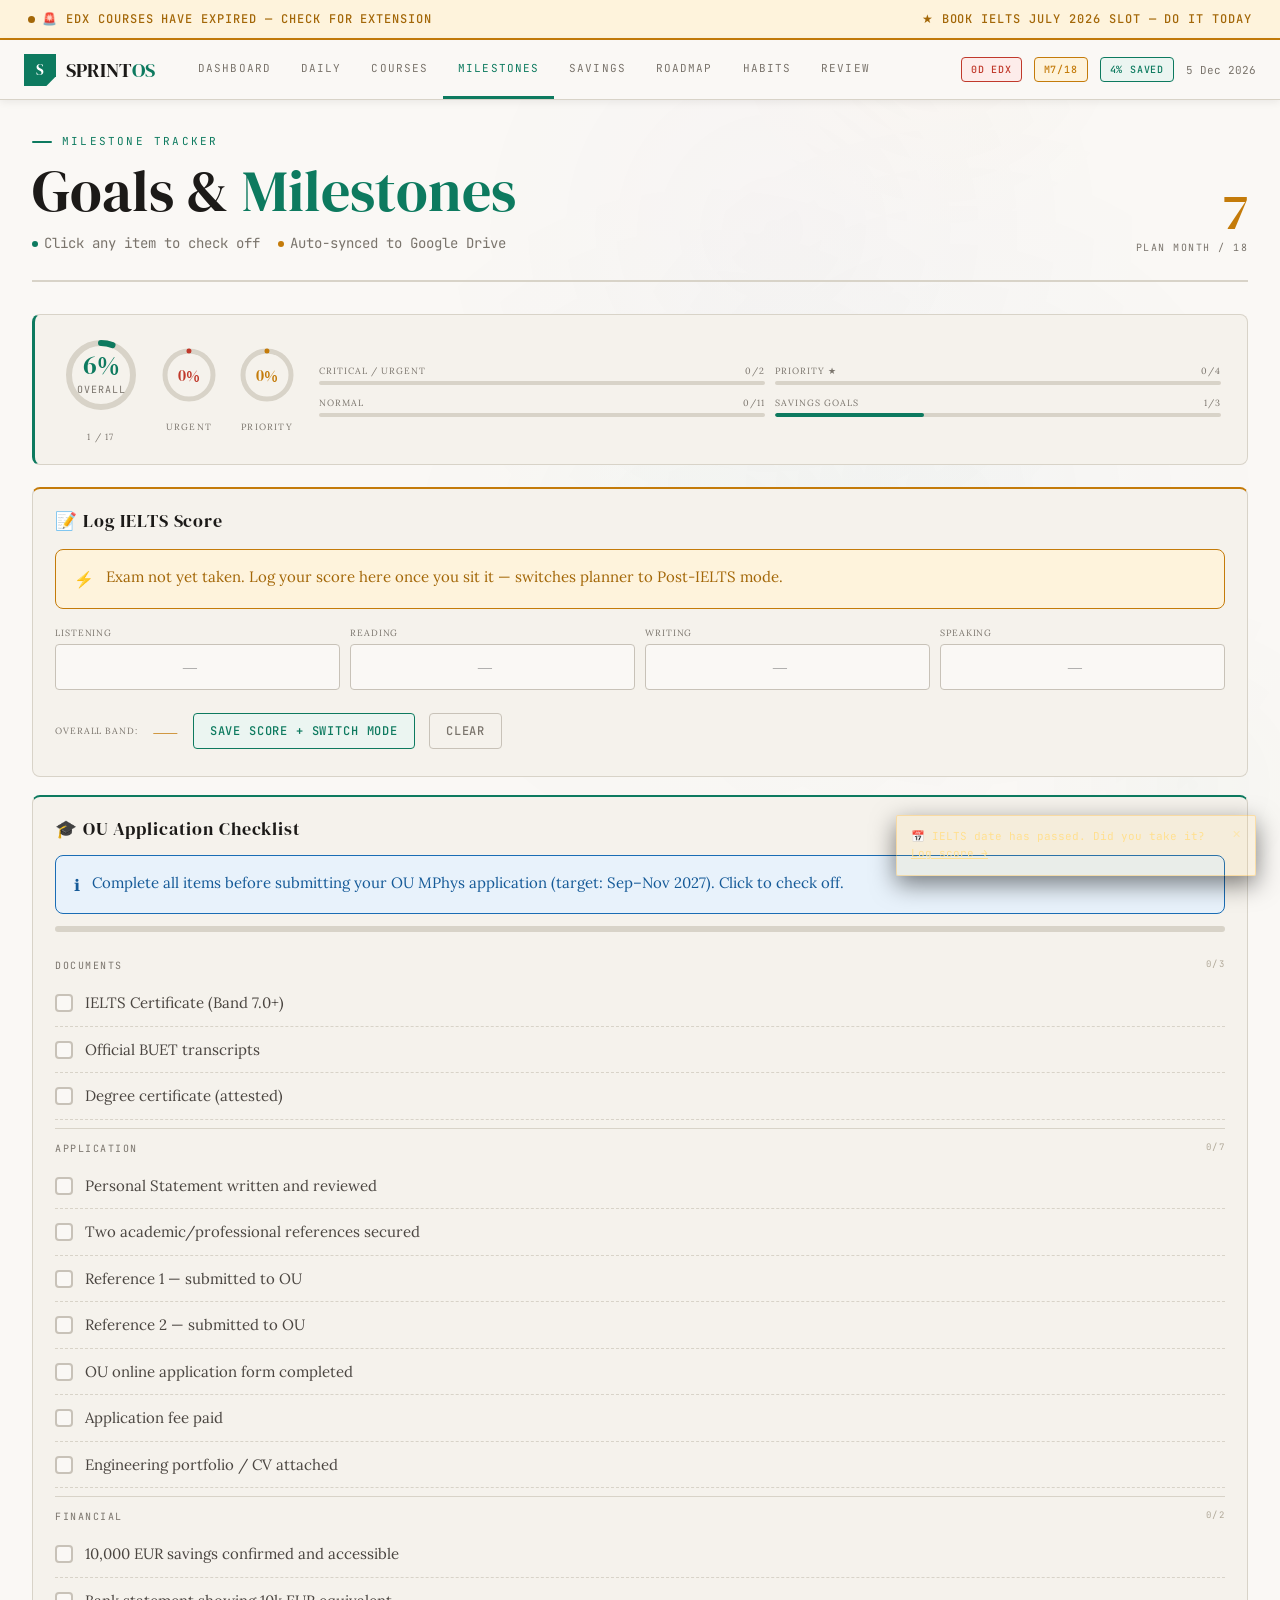
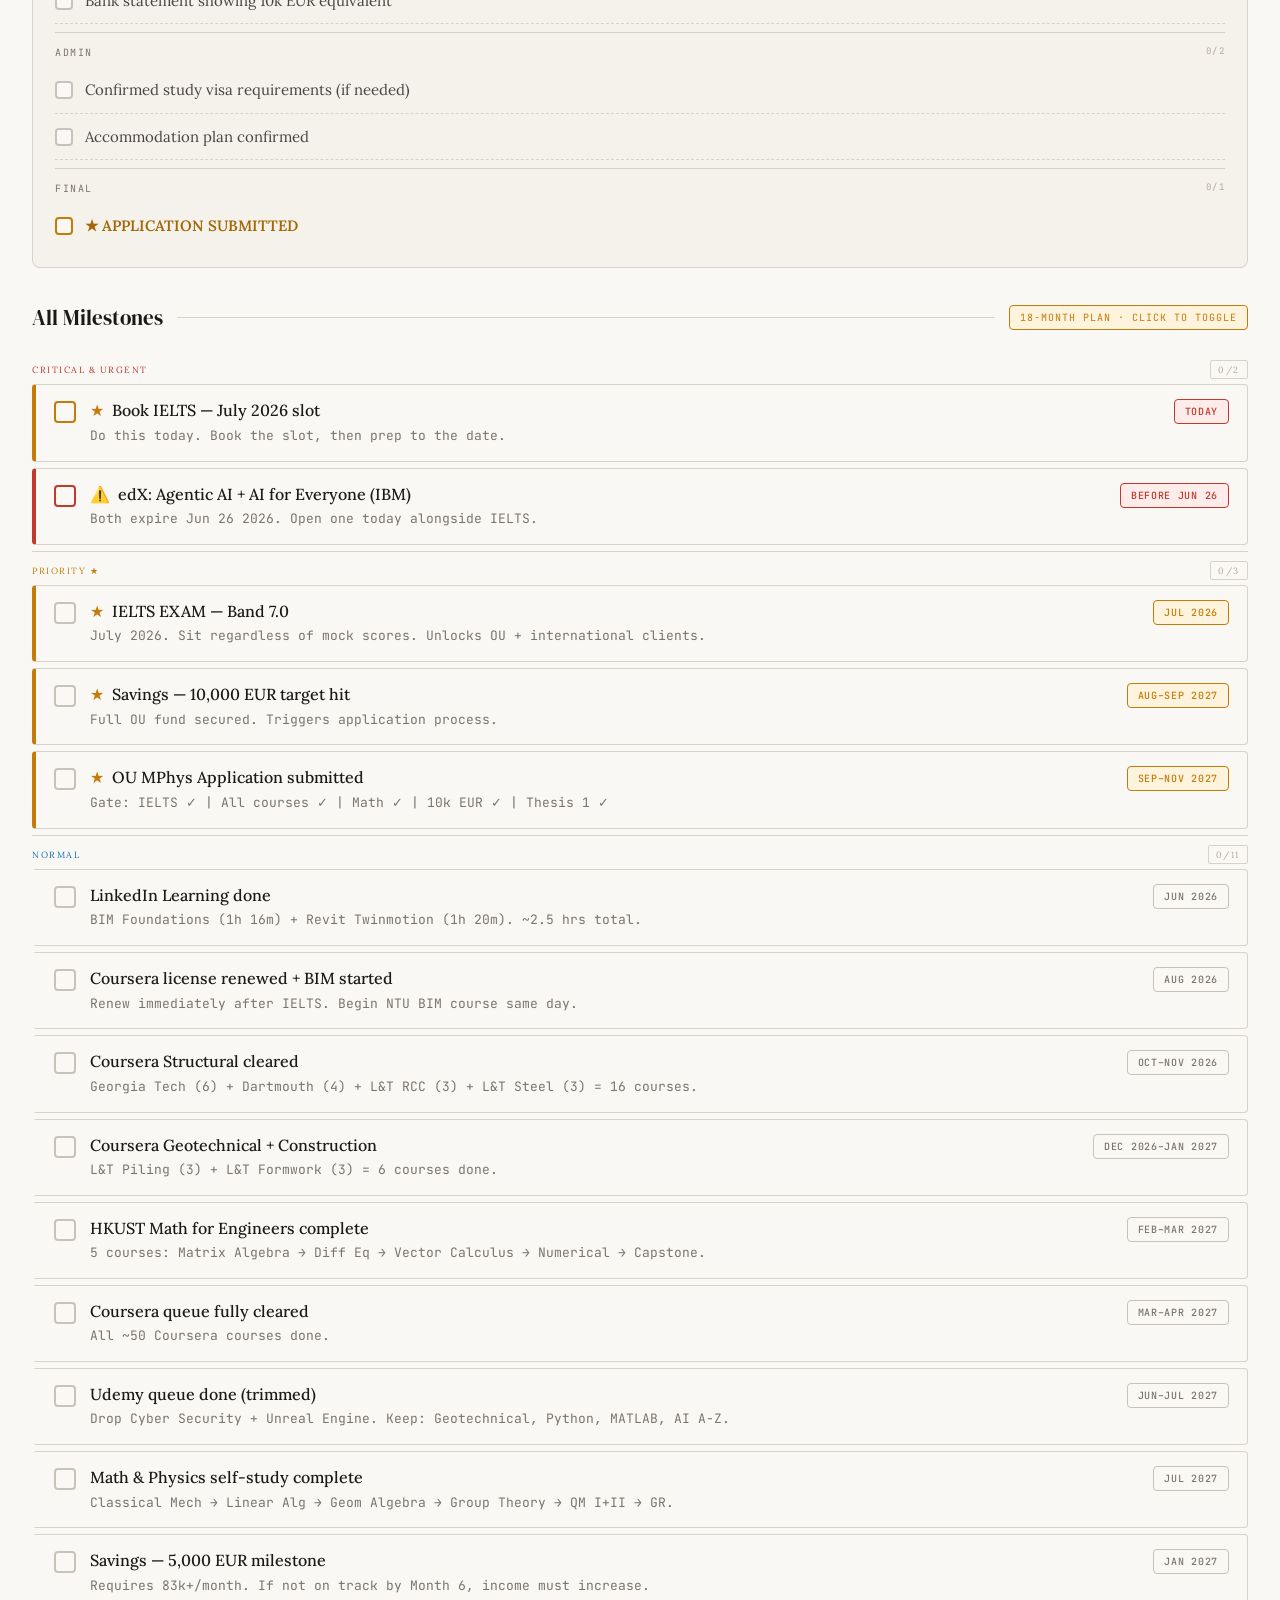
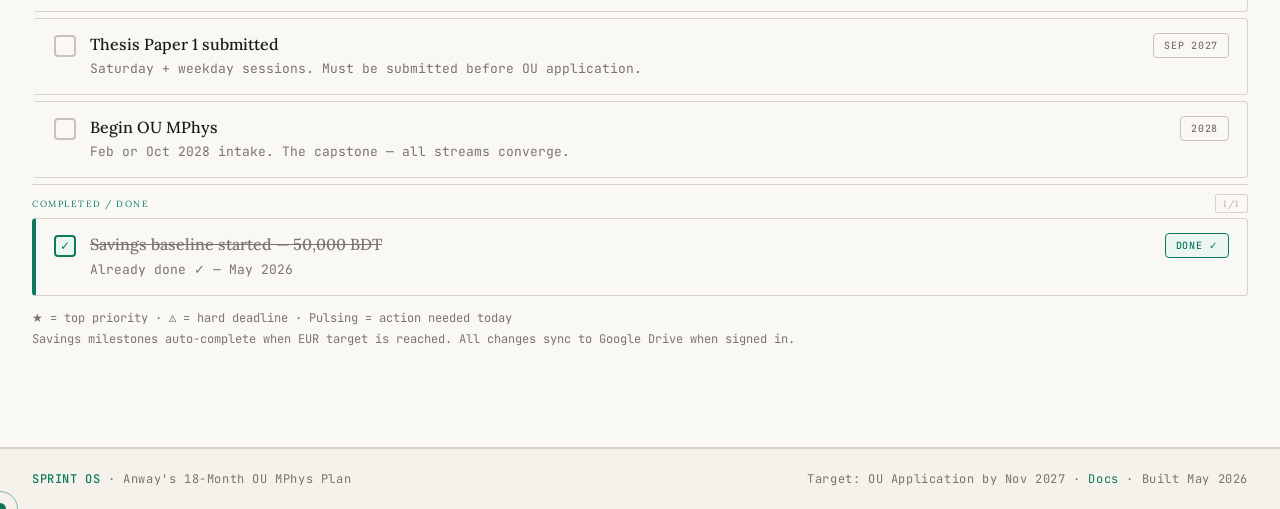
<file: milestones.html>
<!DOCTYPE html>
<html lang="en">
<head>
<meta charset="UTF-8"><meta name="viewport" content="width=device-width,initial-scale=1">
<title>Sprint OS · Milestones</title>
<link rel="stylesheet" href="style.css">
<style>
.progress-header{display:grid;grid-template-columns:auto 1fr;gap:22px;align-items:center;background:var(--bg1);border:1px solid var(--border);border-left:3px solid var(--green);border-radius:var(--r);padding:20px 26px;margin-bottom:22px}
.ph-rings{display:flex;gap:18px;flex-wrap:wrap;align-items:center}
.ring-group{text-align:center}
.ring-group-label{font-size:9px;letter-spacing:.13em;text-transform:uppercase;color:var(--text3);margin-top:5px}
.cat-bars{flex:1;display:grid;grid-template-columns:1fr 1fr;gap:10px}
.cbi-label{font-size:9px;letter-spacing:.11em;text-transform:uppercase;color:var(--text3);margin-bottom:3px;display:flex;justify-content:space-between}
.cbi-track{height:4px;background:var(--border);border-radius:2px;overflow:hidden}
.cbi-fill{height:100%;border-radius:2px;transition:width 1s ease}
.m-group-head{font-size:9px;letter-spacing:.17em;text-transform:uppercase;color:var(--text3);padding:9px 0 5px;border-top:1px solid var(--border);margin-top:6px;display:flex;justify-content:space-between;align-items:center}
.m-group-head:first-child{border-top:none;margin-top:0}
.mgh-count{font-size:9px;padding:1px 7px;border-radius:2px;border:1px solid var(--border);color:var(--dim)}
.ielts-log-form{background:var(--bg1);border:1px solid var(--border);border-top:2px solid var(--amber);border-radius:var(--r);padding:18px 22px;margin-bottom:18px}
.band-grid{display:grid;grid-template-columns:repeat(4,1fr);gap:10px;margin-top:12px}
.band-lbl{font-size:9px;letter-spacing:.1em;text-transform:uppercase;color:var(--text3);margin-bottom:4px}
.band-field{font-family:var(--font-display);font-size:1.2rem;text-align:center;width:100%}
.ou-section{background:var(--bg1);border:1px solid var(--border);border-top:2px solid var(--green);border-radius:var(--r);padding:18px 22px;margin-bottom:18px}
.ou-progress{height:6px;background:var(--border);border-radius:3px;overflow:hidden;margin-bottom:14px}
.ou-prog-fill{height:100%;background:linear-gradient(90deg,var(--green),var(--teal));transition:width .8s ease}
@media(max-width:640px){.progress-header{grid-template-columns:1fr}.cat-bars{grid-template-columns:1fr}.band-grid{grid-template-columns:repeat(2,1fr)}}
</style>
</head>
<body>
<div id="nav-ph"></div>
<main class="main fade-in">

  <div class="page-header">
    <div>
      <div class="ph-eyebrow">Milestone Tracker</div>
      <div class="ph-title">Goals &amp; <span class="accent">Milestones</span></div>
      <div class="ph-sub">
        <span class="ph-tag"><span class="ph-dot" style="background:var(--green)"></span><span>Click any item to check off</span></span>
        <span class="ph-tag"><span class="ph-dot" style="background:var(--amber)"></span><span>Auto-synced to Google Drive</span></span>
      </div>
    </div>
    <div class="ph-meta"><div class="ph-month-big" id="ph-month">—</div><div class="ph-month-label">Plan Month / 18</div></div>
  </div>

  <!-- PROGRESS HEADER -->
  <div class="progress-header">
    <div class="ph-rings">
      <div class="ring-group">
        <div class="ring-wrap">
          <svg class="ring-svg" width="80" height="80" viewBox="0 0 80 80">
            <circle class="ring-track" cx="40" cy="40" r="32" stroke-width="6"/>
            <circle class="ring-fill" id="ring-overall" cx="40" cy="40" r="32" stroke="var(--green)" stroke-width="6" stroke-dasharray="201" stroke-dashoffset="201"/>
          </svg>
          <div class="ring-label"><div class="ring-pct" id="rpct-overall" style="color:var(--green)">0%</div><div class="ring-sub">Overall</div></div>
        </div>
        <div class="ring-group-label" id="rcount-overall">0 / 0</div>
      </div>
      <div class="ring-group">
        <div class="ring-wrap">
          <svg class="ring-svg" width="60" height="60" viewBox="0 0 60 60">
            <circle class="ring-track" cx="30" cy="30" r="24" stroke-width="5"/>
            <circle class="ring-fill" id="ring-urgent" cx="30" cy="30" r="24" stroke="var(--red)" stroke-width="5" stroke-dasharray="150.8" stroke-dashoffset="150.8"/>
          </svg>
          <div class="ring-label"><div class="ring-pct" id="rpct-urgent" style="color:var(--red);font-size:1rem">0%</div></div>
        </div>
        <div class="ring-group-label">Urgent</div>
      </div>
      <div class="ring-group">
        <div class="ring-wrap">
          <svg class="ring-svg" width="60" height="60" viewBox="0 0 60 60">
            <circle class="ring-track" cx="30" cy="30" r="24" stroke-width="5"/>
            <circle class="ring-fill" id="ring-priority" cx="30" cy="30" r="24" stroke="var(--amber)" stroke-width="5" stroke-dasharray="150.8" stroke-dashoffset="150.8"/>
          </svg>
          <div class="ring-label"><div class="ring-pct" id="rpct-priority" style="color:var(--amber);font-size:1rem">0%</div></div>
        </div>
        <div class="ring-group-label">Priority</div>
      </div>
    </div>
    <div class="cat-bars">
      <div><div class="cbi-label"><span>Critical / Urgent</span><span id="cb-crit">0/0</span></div><div class="cbi-track"><div class="cbi-fill" id="cbf-crit" style="background:var(--red)"></div></div></div>
      <div><div class="cbi-label"><span>Priority ★</span><span id="cb-pri">0/0</span></div><div class="cbi-track"><div class="cbi-fill" id="cbf-pri" style="background:var(--amber)"></div></div></div>
      <div><div class="cbi-label"><span>Normal</span><span id="cb-norm">0/0</span></div><div class="cbi-track"><div class="cbi-fill" id="cbf-norm" style="background:var(--blue)"></div></div></div>
      <div><div class="cbi-label"><span>Savings Goals</span><span id="cb-save">0/0</span></div><div class="cbi-track"><div class="cbi-fill" id="cbf-save" style="background:var(--green)"></div></div></div>
    </div>
  </div>

  <!-- IELTS LOG -->
  <div id="ielts-section">
    <div class="ielts-log-form">
      <div style="font-family:var(--font-display);font-size:1.1rem;letter-spacing:.05em;margin-bottom:12px" id="ielts-form-title">📝 Log IELTS Score</div>
      <div class="alert warn" id="ielts-alert"><span class="alert-icon">⚡</span><span id="ielts-alert-txt">Exam not yet taken. Log your score here once you sit it — switches planner to Post-IELTS mode.</span></div>
      <div class="band-grid">
        <div><div class="band-lbl">Listening</div><input class="field band-field" type="number" id="b-listening" step="0.5" min="0" max="9" placeholder="—"/></div>
        <div><div class="band-lbl">Reading</div><input class="field band-field" type="number" id="b-reading" step="0.5" min="0" max="9" placeholder="—"/></div>
        <div><div class="band-lbl">Writing</div><input class="field band-field" type="number" id="b-writing" step="0.5" min="0" max="9" placeholder="—"/></div>
        <div><div class="band-lbl">Speaking</div><input class="field band-field" type="number" id="b-speaking" step="0.5" min="0" max="9" placeholder="—"/></div>
      </div>
      <div style="display:flex;align-items:center;gap:14px;margin-top:14px;flex-wrap:wrap">
        <div style="font-size:9px;color:var(--text3);letter-spacing:.1em;text-transform:uppercase">Overall Band:</div>
        <div style="font-family:var(--font-display);font-size:2rem;color:var(--amber)" id="overall-calc">—</div>
        <button class="btn btn-primary" onclick="submitIelts()">Save Score + Switch Mode</button>
        <button class="btn btn-ghost" onclick="clearIelts()">Clear</button>
      </div>
    </div>
  </div>

  <!-- OU APPLICATION CHECKLIST -->
  <div class="ou-section">
    <div style="font-family:var(--font-display);font-size:1.1rem;letter-spacing:.05em;margin-bottom:10px">🎓 OU Application Checklist</div>
    <div class="alert info" style="margin-bottom:12px">
      <span class="alert-icon">ℹ</span>
      Complete all items before submitting your OU MPhys application (target: Sep–Nov 2027). Click to check off.
    </div>
    <div class="ou-progress"><div class="ou-prog-fill" id="ou-prog-fill" style="width:0%"></div></div>
    <div id="ou-list"></div>
  </div>

  <!-- MILESTONE LIST -->
  <div class="sec-head"><div class="sec-title">All Milestones</div><div class="sec-line"></div><div class="sec-tag amber">18-month plan · click to toggle</div></div>
  <div id="m-list-wrap"></div>

  <p class="footnote">★ = top priority · ⚠️ = hard deadline · Pulsing = action needed today<br>Savings milestones auto-complete when EUR target is reached. All changes sync to Google Drive when signed in.</p>
</main>
<div id="footer-ph"></div>
<script src="data.js"></script><script src="update.js"></script>
<script async defer src="https://apis.google.com/js/api.js"></script>
<script>
document.addEventListener('DOMContentLoaded', () => {
  document.getElementById('nav-ph').innerHTML    = buildNavHTML('milestones.html');
  document.getElementById('footer-ph').innerHTML = buildFooterHTML();
  refreshUI();
  ['b-listening','b-reading','b-writing','b-speaking'].forEach(id =>
    document.getElementById(id).addEventListener('input', calcOverall));
  if (location.hash === '#ielts-section')
    setTimeout(() => document.getElementById('ielts-section').scrollIntoView({behavior:'smooth'}), 300);
});
['ui:refresh','milestones:updated','savings:updated','state:loaded','ou:updated'].forEach(e => document.addEventListener(e, refreshUI));

function calcOverall() {
  const vals = ['b-listening','b-reading','b-writing','b-speaking']
    .map(id => parseFloat(document.getElementById(id).value)).filter(v => !isNaN(v));
  const el = document.getElementById('overall-calc');
  if (!vals.length) { el.textContent = '—'; el.style.color = 'var(--amber)'; return; }
  const r = Math.round(vals.reduce((a,b) => a+b,0) / vals.length * 2) / 2;
  el.textContent = r.toFixed(1);
  el.style.color = r >= 7 ? 'var(--green)' : r >= 6 ? 'var(--amber)' : 'var(--red)';
}

function submitIelts() {
  const score = parseFloat(document.getElementById('overall-calc').textContent);
  if (isNaN(score)) { alert('Enter at least one band score.'); return; }
  U.markIeltsTaken(score); refreshUI();
}

function clearIelts() {
  ['b-listening','b-reading','b-writing','b-speaking'].forEach(id => document.getElementById(id).value = '');
  document.getElementById('overall-calc').textContent = '—';
}

function setBar(key, done, total) {
  const pct = total > 0 ? done/total*100 : 0;
  document.getElementById('cb-'+key).textContent  = done+'/'+total;
  document.getElementById('cbf-'+key).style.width = pct+'%';
}

function refreshUI() {
  const mDone = getMDone();
  const total = MILESTONES.length;
  const done  = mDone.filter(Boolean).length;

  document.getElementById('ph-month').textContent = planMonth();

  // Rings
  const circ1 = 2*Math.PI*32, circ2 = 2*Math.PI*24;
  document.getElementById('ring-overall').style.strokeDashoffset  = circ1*(1-done/total);
  document.getElementById('rpct-overall').textContent = Math.round(done/total*100)+'%';
  document.getElementById('rcount-overall').textContent = done+' / '+total;

  const urgMs  = MILESTONES.filter(m => m.type==='urgent'||m.type==='today');
  const urgDone= urgMs.filter(m => mDone[MILESTONES.indexOf(m)]).length;
  document.getElementById('ring-urgent').style.strokeDashoffset  = circ2*(1-urgDone/Math.max(1,urgMs.length));
  document.getElementById('rpct-urgent').textContent = Math.round(urgDone/Math.max(1,urgMs.length)*100)+'%';

  const priMs  = MILESTONES.filter(m => m.pri);
  const priDone= priMs.filter(m => mDone[MILESTONES.indexOf(m)]).length;
  document.getElementById('ring-priority').style.strokeDashoffset = circ2*(1-priDone/Math.max(1,priMs.length));
  document.getElementById('rpct-priority').textContent = Math.round(priDone/Math.max(1,priMs.length)*100)+'%';

  setBar('crit', urgDone, urgMs.length);
  setBar('pri',  priDone, priMs.length);
  const normMs  = MILESTONES.filter(m => m.type==='normal');
  setBar('norm', normMs.filter(m => mDone[MILESTONES.indexOf(m)]).length, normMs.length);
  const saveMs  = MILESTONES.filter(m => m.t.toLowerCase().includes('saving'));
  setBar('save', saveMs.filter(m => mDone[MILESTONES.indexOf(m)]).length, saveMs.length);

  // IELTS form
  const taken = U.Phase.ieltsTaken(), score = U.Phase.ieltsScore();
  const aEl = document.getElementById('ielts-alert');
  const aTxt = document.getElementById('ielts-alert-txt');
  if (taken) {
    aEl.className = score >= 7 ? 'alert ok' : 'alert danger';
    aTxt.innerHTML = score >= 7
      ? `✅ IELTS taken — Band <strong>${score}</strong>. Post-IELTS mode active. OU application eligible.`
      : `⚠️ Band <strong>${score}</strong> — below 7.0. Plan a retake. Update when ready.`;
    document.getElementById('ielts-form-title').textContent = '📝 Update IELTS Score';
  } else {
    aEl.className = 'alert warn';
    aTxt.textContent = 'Exam not yet taken. Log your score here once you sit it — switches planner to Post-IELTS mode.';
  }

  // OU checklist
  const ouDone = getOUDone();
  const ouTotal = OU_CHECKLIST.length;
  const ouCompleted = OU_CHECKLIST.filter(i => ouDone[i.id]).length;
  document.getElementById('ou-prog-fill').style.width = (ouCompleted/ouTotal*100)+'%';
  const cats = [...new Set(OU_CHECKLIST.map(i => i.cat))];
  document.getElementById('ou-list').innerHTML = cats.map(cat => {
    const items = OU_CHECKLIST.filter(i => i.cat === cat);
    const catDone = items.filter(i => ouDone[i.id]).length;
    return `<div class="ou-cat-head"><span>${cat}</span><span style="font-size:9px;color:var(--dim)">${catDone}/${items.length}</span></div>
    ${items.map(item => `
      <div class="ou-item ${ouDone[item.id]?'done':''} ${item.id==='submitted'?'ou-final':''}" onclick="U.toggleOUItem('${item.id}')">
        <div class="ou-box">${ouDone[item.id]?'✓':''}</div>
        <span class="ou-label">${item.label}</span>
      </div>`).join('')}`;
  }).join('');

  // Milestones grouped
  const groups = [
    { label:'Critical & Urgent', types:['today','urgent'], col:'var(--red)' },
    { label:'Priority ★',        types:['priority'],       col:'var(--amber)' },
    { label:'Normal',            types:['normal'],         col:'var(--blue)' },
    { label:'Completed / Done',  types:['done'],           col:'var(--green)' },
  ];
  document.getElementById('m-list-wrap').innerHTML = groups.map(g => {
    const items = MILESTONES.map((m,i) => ({m,i})).filter(({m}) => g.types.includes(m.type));
    if (!items.length) return '';
    const gDone = items.filter(({i}) => mDone[i]).length;
    return `<div class="m-group-head"><span style="color:${g.col}">${g.label}</span><span class="mgh-count">${gDone}/${items.length}</span></div>
    ${items.map(({m,i}) => {
      const isDone = mDone[i];
      const cls = ['check-item',isDone&&'is-done',m.type==='urgent'&&'is-urgent',m.type==='priority'&&'is-priority',m.type==='today'&&'is-today',m.type==='done'&&'is-done'].filter(Boolean).join(' ');
      let bCls = 'ci-badge cb-normal';
      if (m.h==='TODAY'||m.type==='urgent') bCls = 'ci-badge cb-urgent';
      else if (m.pri && !isDone)            bCls = 'ci-badge cb-warn';
      else if (isDone)                      bCls = 'ci-badge cb-done';
      return `<div class="${cls}" onclick="${m.type!=='done'?`toggleM(${i})`:''}" style="${m.type==='done'?'cursor:default':''}">
        <div class="ci-box">${isDone?'✓':''}</div>
        <div class="ci-content">
          <div class="ci-title">
            ${m.type==='urgent'?'<span style="color:var(--red);margin-right:4px">⚠️</span>':''}
            ${m.pri&&!isDone?'<span style="color:var(--amber);margin-right:4px">★</span>':''}
            ${m.t}
          </div>
          <div class="ci-sub">${m.s}</div>
        </div>
        <div class="${bCls}">${m.h}</div>
      </div>`;
    }).join('')}`;
  }).join('');
}

function toggleM(idx) { U.toggleMilestone(idx); }
</script>
<script src="animate.js"></script>
</body>
</html>
</file>
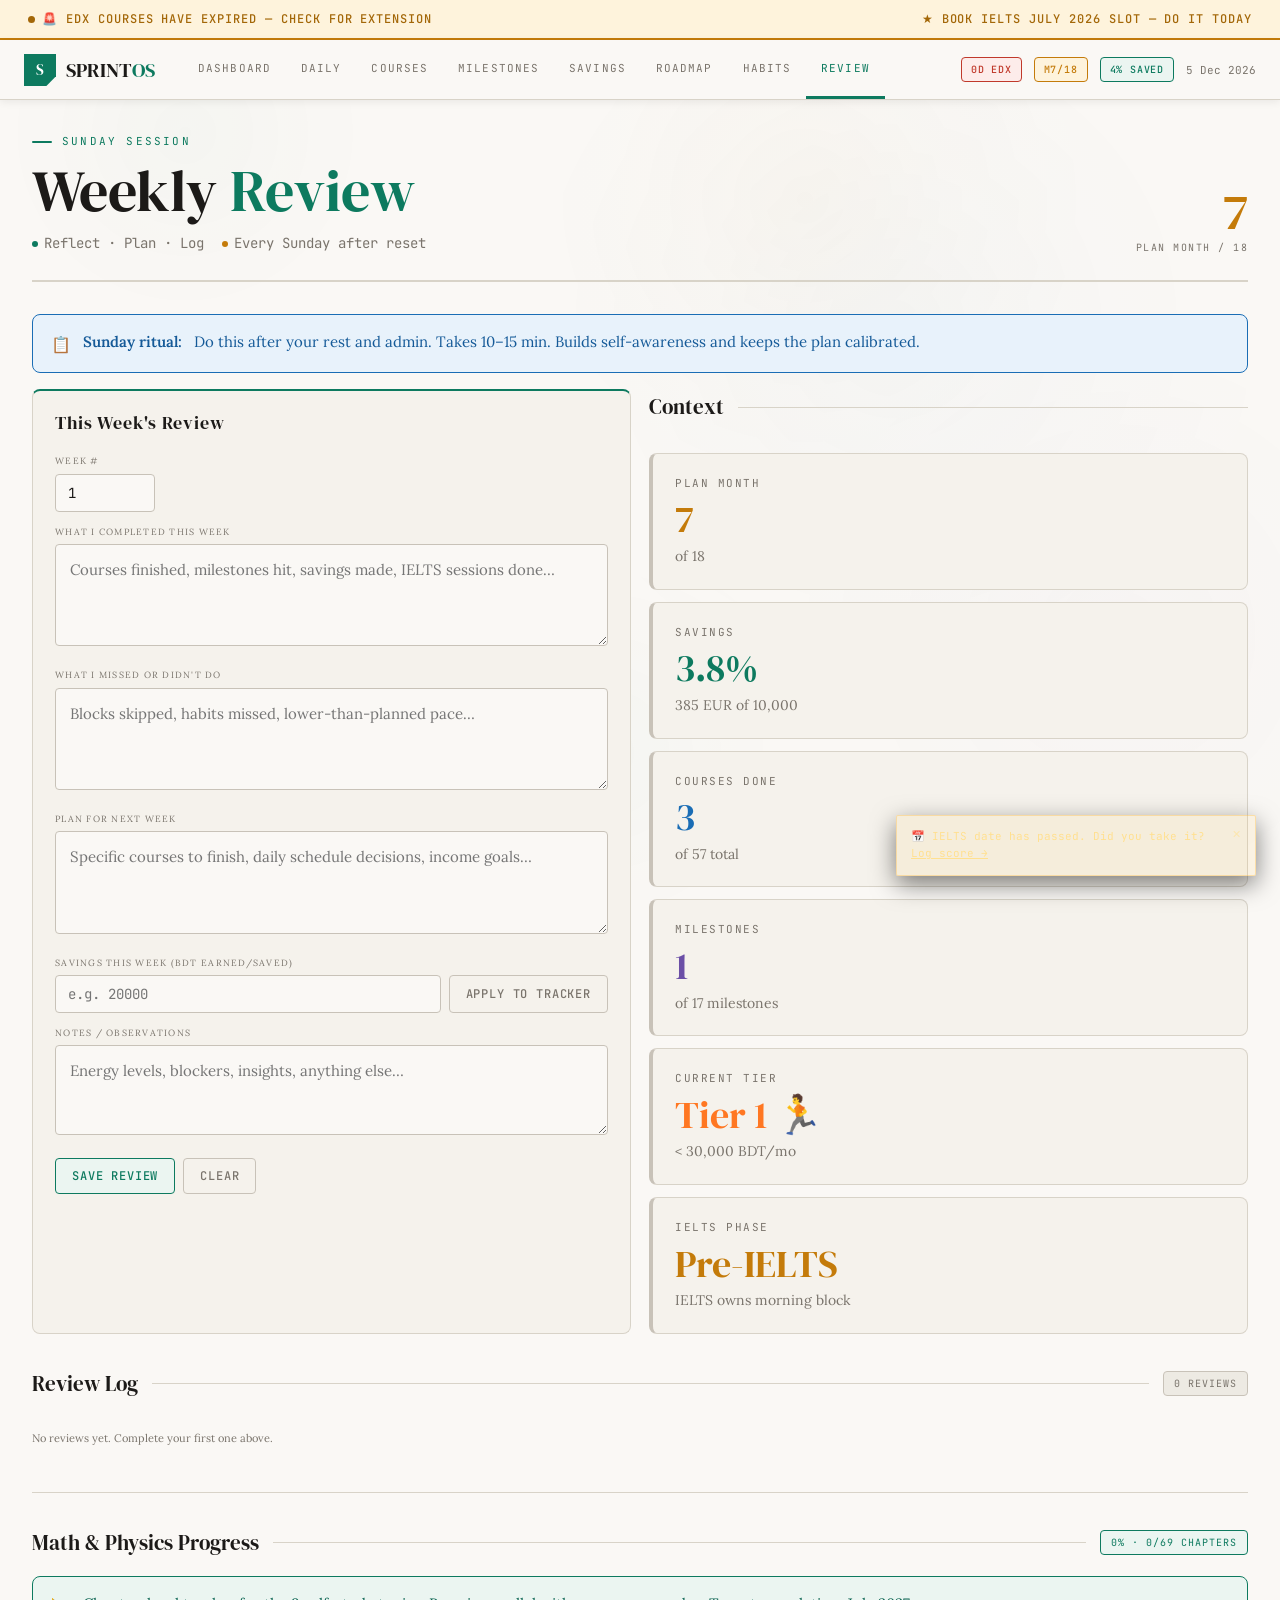
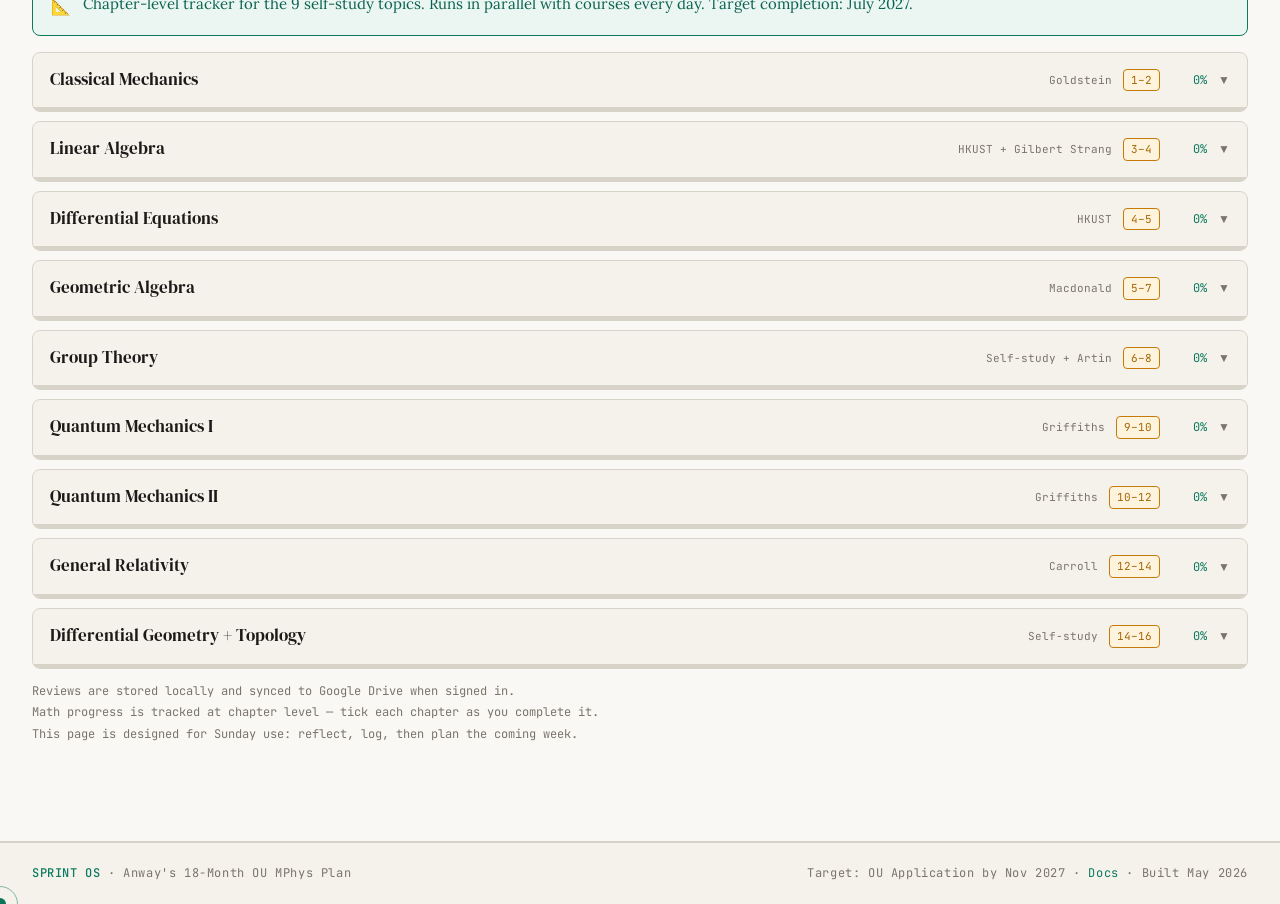
<file: review.html>
<!DOCTYPE html>
<html lang="en">
<head>
<meta charset="UTF-8"><meta name="viewport" content="width=device-width,initial-scale=1">
<title>Sprint OS · Weekly Review</title>
<link rel="stylesheet" href="style.css">
<style>
.review-layout{display:grid;grid-template-columns:1fr 1fr;gap:18px;margin-bottom:22px}
.review-section{background:var(--bg1);border:1px solid var(--border);border-top:2px solid var(--green);border-radius:var(--r);padding:18px 22px}
.review-field-label{font-size:9px;letter-spacing:.14em;text-transform:uppercase;color:var(--text3);margin-bottom:5px;margin-top:12px}
.review-field-label:first-child{margin-top:0}
.r-log-item{border:1px solid var(--border);border-radius:var(--r);padding:13px 16px;margin-bottom:8px;background:var(--bg1);transition:border-color .14s}
.r-log-item:hover{border-color:var(--border3)}
.r-log-week{font-family:var(--font-display);font-size:1.1rem;letter-spacing:.04em;color:var(--amber);margin-bottom:2px}
.r-log-date{font-size:9px;color:var(--text3);margin-bottom:8px;letter-spacing:.08em}
.r-log-section{font-size:10px;color:var(--text3);letter-spacing:.1em;text-transform:uppercase;margin-top:8px;margin-bottom:3px}
.r-log-content{font-size:11px;color:var(--text2);line-height:1.6}
.r-log-del{float:right;color:var(--red);cursor:pointer;opacity:.4;font-size:11px}
.r-log-del:hover{opacity:1}
@media(max-width:760px){.review-layout{grid-template-columns:1fr}}
</style>
</head>
<body>
<div id="nav-ph"></div>
<main class="main fade-in">

  <div class="page-header">
    <div>
      <div class="ph-eyebrow">Sunday Session</div>
      <div class="ph-title">Weekly <span class="accent">Review</span></div>
      <div class="ph-sub">
        <span class="ph-tag"><span class="ph-dot" style="background:var(--green)"></span><span>Reflect · Plan · Log</span></span>
        <span class="ph-tag"><span class="ph-dot" style="background:var(--amber)"></span><span>Every Sunday after reset</span></span>
      </div>
    </div>
    <div class="ph-meta"><div class="ph-month-big" id="ph-month">—</div><div class="ph-month-label">Plan Month / 18</div></div>
  </div>

  <div class="alert info">
    <span class="alert-icon">📋</span>
    <strong>Sunday ritual:</strong> Do this after your rest and admin. Takes 10–15 min. Builds self-awareness and keeps the plan calibrated.
  </div>

  <div class="review-layout">
    <!-- REVIEW FORM -->
    <div class="review-section">
      <div style="font-family:var(--font-display);font-size:1.1rem;letter-spacing:.05em;margin-bottom:14px">This Week's Review</div>

      <div class="review-field-label">Week #</div>
      <input class="field" type="number" id="rv-week" min="1" placeholder="e.g. 1" style="width:100px"/>

      <div class="review-field-label">What I completed this week</div>
      <textarea class="review-textarea" id="rv-done" rows="3" placeholder="Courses finished, milestones hit, savings made, IELTS sessions done…"></textarea>

      <div class="review-field-label">What I missed or didn't do</div>
      <textarea class="review-textarea" id="rv-missed" rows="3" placeholder="Blocks skipped, habits missed, lower-than-planned pace…"></textarea>

      <div class="review-field-label">Plan for next week</div>
      <textarea class="review-textarea" id="rv-plan" rows="3" placeholder="Specific courses to finish, daily schedule decisions, income goals…"></textarea>

      <div class="review-field-label">Savings this week (BDT earned/saved)</div>
      <div style="display:flex;gap:8px;margin-top:4px">
        <input class="field" type="number" id="rv-savings" placeholder="e.g. 20000"/>
        <button class="btn btn-ghost" onclick="applySavings()">Apply to Tracker</button>
      </div>

      <div class="review-field-label">Notes / observations</div>
      <textarea class="review-textarea" id="rv-notes" rows="2" placeholder="Energy levels, blockers, insights, anything else…"></textarea>

      <div style="display:flex;gap:8px;margin-top:14px">
        <button class="btn btn-primary" onclick="saveReview()">Save Review</button>
        <button class="btn btn-ghost"   onclick="clearForm()">Clear</button>
      </div>
      <div class="sync-status" id="sync-status" style="margin-top:8px"></div>
    </div>

    <!-- QUICK STATS FOR CONTEXT -->
    <div style="display:flex;flex-direction:column;gap:12px">
      <div class="sec-head" style="margin-top:0"><div class="sec-title">Context</div><div class="sec-line"></div></div>
      <div class="card"><div class="card-label">Plan Month</div><div class="card-value amber" id="ctx-month">—</div><div class="card-sub">of 18</div></div>
      <div class="card"><div class="card-label">Savings</div><div class="card-value green" id="ctx-savings">—%</div><div class="card-sub" id="ctx-savings-sub">— EUR of 10,000</div></div>
      <div class="card"><div class="card-label">Courses Done</div><div class="card-value blue" id="ctx-courses">—</div><div class="card-sub" id="ctx-courses-sub">of — total</div></div>
      <div class="card"><div class="card-label">Milestones</div><div class="card-value purple" id="ctx-miles">—</div><div class="card-sub" id="ctx-miles-sub">of — done</div></div>
      <div class="card"><div class="card-label">Current Tier</div><div class="card-value" id="ctx-tier" style="color:var(--orange)">—</div><div class="card-sub" id="ctx-tier-range">—</div></div>
      <div class="card"><div class="card-label">IELTS Phase</div><div class="card-value" id="ctx-phase" style="color:var(--amber)">—</div><div class="card-sub" id="ctx-phase-sub">—</div></div>
    </div>
  </div>

  <!-- REVIEW LOG -->
  <div class="sec-head"><div class="sec-title">Review Log</div><div class="sec-line"></div><div class="sec-tag dim" id="review-count-tag">0 reviews</div></div>
  <div id="review-log"></div>

  <!-- SEPARATOR -->
  <div style="margin:32px 0;border-top:1px solid var(--border)"></div>

  <!-- MATH TRACKER -->
  <div class="sec-head">
    <div class="sec-title">Math &amp; Physics Progress</div>
    <div class="sec-line"></div>
    <div class="sec-tag green" id="math-overall-tag">0%</div>
  </div>
  <div class="alert ok" style="margin-bottom:16px">
    <span class="alert-icon">📐</span>
    Chapter-level tracker for the 9 self-study topics. Runs in parallel with courses every day. Target completion: July 2027.
  </div>
  <div id="math-wrap"></div>

  <p class="footnote">
    Reviews are stored locally and synced to Google Drive when signed in.<br>
    Math progress is tracked at chapter level — tick each chapter as you complete it.<br>
    This page is designed for Sunday use: reflect, log, then plan the coming week.
  </p>
</main>
<div id="footer-ph"></div>
<script src="data.js"></script><script src="update.js"></script>
<script async defer src="https://apis.google.com/js/api.js"></script>
<script>
const mathOpen = {};

document.addEventListener('DOMContentLoaded', () => {
  document.getElementById('nav-ph').innerHTML    = buildNavHTML('review.html');
  document.getElementById('footer-ph').innerHTML = buildFooterHTML();
  // Pre-fill week number
  const reviews = getWeeklyReviews();
  document.getElementById('rv-week').value = reviews.length + 1;
  refreshUI();
});
['ui:refresh','state:loaded','math:updated'].forEach(e => document.addEventListener(e, refreshUI));

function saveReview() {
  const wk     = parseInt(document.getElementById('rv-week').value) || 1;
  const done   = document.getElementById('rv-done').value.trim();
  const missed = document.getElementById('rv-missed').value.trim();
  const plan   = document.getElementById('rv-plan').value.trim();
  const savings= document.getElementById('rv-savings').value.trim();
  const notes  = document.getElementById('rv-notes').value.trim();
  if (!done && !plan) { alert('Fill in at least "completed" and "plan" fields.'); return; }
  saveWeeklyReview({
    week: wk,
    date: new Date().toLocaleDateString('en-GB',{weekday:'long',day:'numeric',month:'long',year:'numeric'}),
    done, missed, plan, savings_bdt: savings || '—', notes,
    plan_month: planMonth(),
    savings_pct: S.pct().toFixed(1),
  });
  U.save();
  clearForm();
  document.getElementById('rv-week').value = getWeeklyReviews().length + 1;
  renderReviewLog();
  const ss = document.getElementById('sync-status');
  ss.textContent = '✓ Review saved'; ss.className = 'sync-status sync-saved';
  setTimeout(() => { ss.textContent = ''; }, 3000);
}

function applySavings() {
  const v = parseFloat(document.getElementById('rv-savings').value);
  if (isNaN(v) || v <= 0) { alert('Enter a valid BDT amount.'); return; }
  U.updateSavings(v, S.monthly);
  refreshUI();
}

function clearForm() {
  ['rv-done','rv-missed','rv-plan','rv-notes'].forEach(id => document.getElementById(id).value = '');
  document.getElementById('rv-savings').value = '';
}

function renderReviewLog() {
  const reviews = getWeeklyReviews();
  const tag = document.getElementById('review-count-tag');
  tag.textContent = reviews.length + ' review' + (reviews.length!==1?'s':'');
  const wrap = document.getElementById('review-log');
  if (!reviews.length) {
    wrap.innerHTML = '<div style="font-size:11px;color:var(--text3);padding:12px 0">No reviews yet. Complete your first one above.</div>';
    return;
  }
  wrap.innerHTML = reviews.map((rv,i) => `
    <div class="r-log-item">
      <span class="r-log-del" onclick="delReview(${i})">✕</span>
      <div class="r-log-week">Week ${rv.week}</div>
      <div class="r-log-date">${rv.date} · Month ${rv.plan_month||'—'}/18 · Savings ${rv.savings_pct||'—'}%</div>
      ${rv.done?`<div class="r-log-section">Completed</div><div class="r-log-content">${rv.done}</div>`:''}
      ${rv.missed?`<div class="r-log-section">Missed</div><div class="r-log-content">${rv.missed}</div>`:''}
      ${rv.plan?`<div class="r-log-section">Next Week Plan</div><div class="r-log-content">${rv.plan}</div>`:''}
      ${rv.savings_bdt&&rv.savings_bdt!=='—'?`<div class="r-log-section">Savings Logged</div><div class="r-log-content">${parseInt(rv.savings_bdt).toLocaleString()} BDT</div>`:''}
      ${rv.notes?`<div class="r-log-section">Notes</div><div class="r-log-content">${rv.notes}</div>`:''}
    </div>
  `).join('');
}

function delReview(i) {
  if (!confirm('Delete this review entry?')) return;
  const reviews = getWeeklyReviews(); reviews.splice(i,1);
  localStorage.setItem('weekly_reviews', JSON.stringify(reviews));
  U.save(); renderReviewLog();
}

function renderMath() {
  const mDone   = getMathDone();
  const totalCh = MATH_TOPICS.reduce((a,t) => a + t.chapters.length, 0);
  const doneCh  = Object.keys(mDone).filter(k => mDone[k]).length;
  const pct     = totalCh > 0 ? Math.round(doneCh/totalCh*100) : 0;
  document.getElementById('math-overall-tag').textContent = pct + '% · ' + doneCh + '/' + totalCh + ' chapters';

  document.getElementById('math-wrap').innerHTML = MATH_TOPICS.map((topic,ti) => {
    const topicDone  = topic.chapters.filter((_,ci) => mDone[ti+'_'+ci]).length;
    const topicTotal = topic.chapters.length;
    const topicPct   = Math.round(topicDone/topicTotal*100);
    const isOpen     = !!mathOpen[ti];

    return `<div class="math-subject">
      <div class="math-subject-head" onclick="toggleMathSubject(${ti})">
        <div class="ms-name">${topic.subject}</div>
        <div class="ms-ref" style="color:var(--text3)">${topic.ref}</div>
        <div class="ms-months">${topic.months}</div>
        <div class="ms-pct">${topicPct}%</div>
        <div class="ms-chev${isOpen?' open':''}">▼</div>
      </div>
      <div class="ms-progress"><div class="ms-prog-fill" style="width:${topicPct}%"></div></div>
      <div class="math-chapters${isOpen?' open':''}">
        ${topic.chapters.map((ch,ci) => {
          const isDone = !!mDone[ti+'_'+ci];
          return `<div class="math-chapter ${isDone?'done':''}" onclick="toggleMathCh(${ti},${ci})">
            <div class="mc-box">${isDone?'✓':''}</div>
            <div class="mc-name">${ch}</div>
          </div>`;
        }).join('')}
      </div>
    </div>`;
  }).join('');
}

function toggleMathSubject(ti) {
  mathOpen[ti] = !mathOpen[ti]; renderMath();
}
function toggleMathCh(ti, ci) {
  U.toggleMathChapter(ti, ci);
}

function refreshUI() {
  const t   = getTier();
  const pre = U.Phase.isPreIelts();
  const sum = U.liveSummary();

  document.getElementById('ph-month').textContent      = sum.planMonth;
  document.getElementById('ctx-month').textContent     = sum.planMonth;
  document.getElementById('ctx-savings').textContent   = sum.savingsPct.toFixed(1) + '%';
  document.getElementById('ctx-savings-sub').textContent= Math.round(sum.savingsEur) + ' EUR of 10,000';
  document.getElementById('ctx-courses').textContent   = sum.cDone;
  document.getElementById('ctx-courses-sub').textContent='of ' + sum.cTotal + ' total';
  document.getElementById('ctx-miles').textContent     = sum.mDone;
  document.getElementById('ctx-miles-sub').textContent = 'of ' + sum.mTotal + ' milestones';
  document.getElementById('ctx-tier').textContent      = 'Tier ' + t.id + ' ' + t.icon;
  document.getElementById('ctx-tier').style.color      = t.col;
  document.getElementById('ctx-tier-range').textContent= t.range;
  document.getElementById('ctx-phase').textContent     = pre ? 'Pre-IELTS' : 'Post-IELTS';
  document.getElementById('ctx-phase-sub').textContent = pre ? 'IELTS owns morning block' : 'Math/Physics owns morning block';
  document.getElementById('ctx-phase').style.color     = pre ? 'var(--amber)' : 'var(--green)';

  renderReviewLog();
  renderMath();
}
</script>
<script src="animate.js"></script>
</body>
</html>
</file>
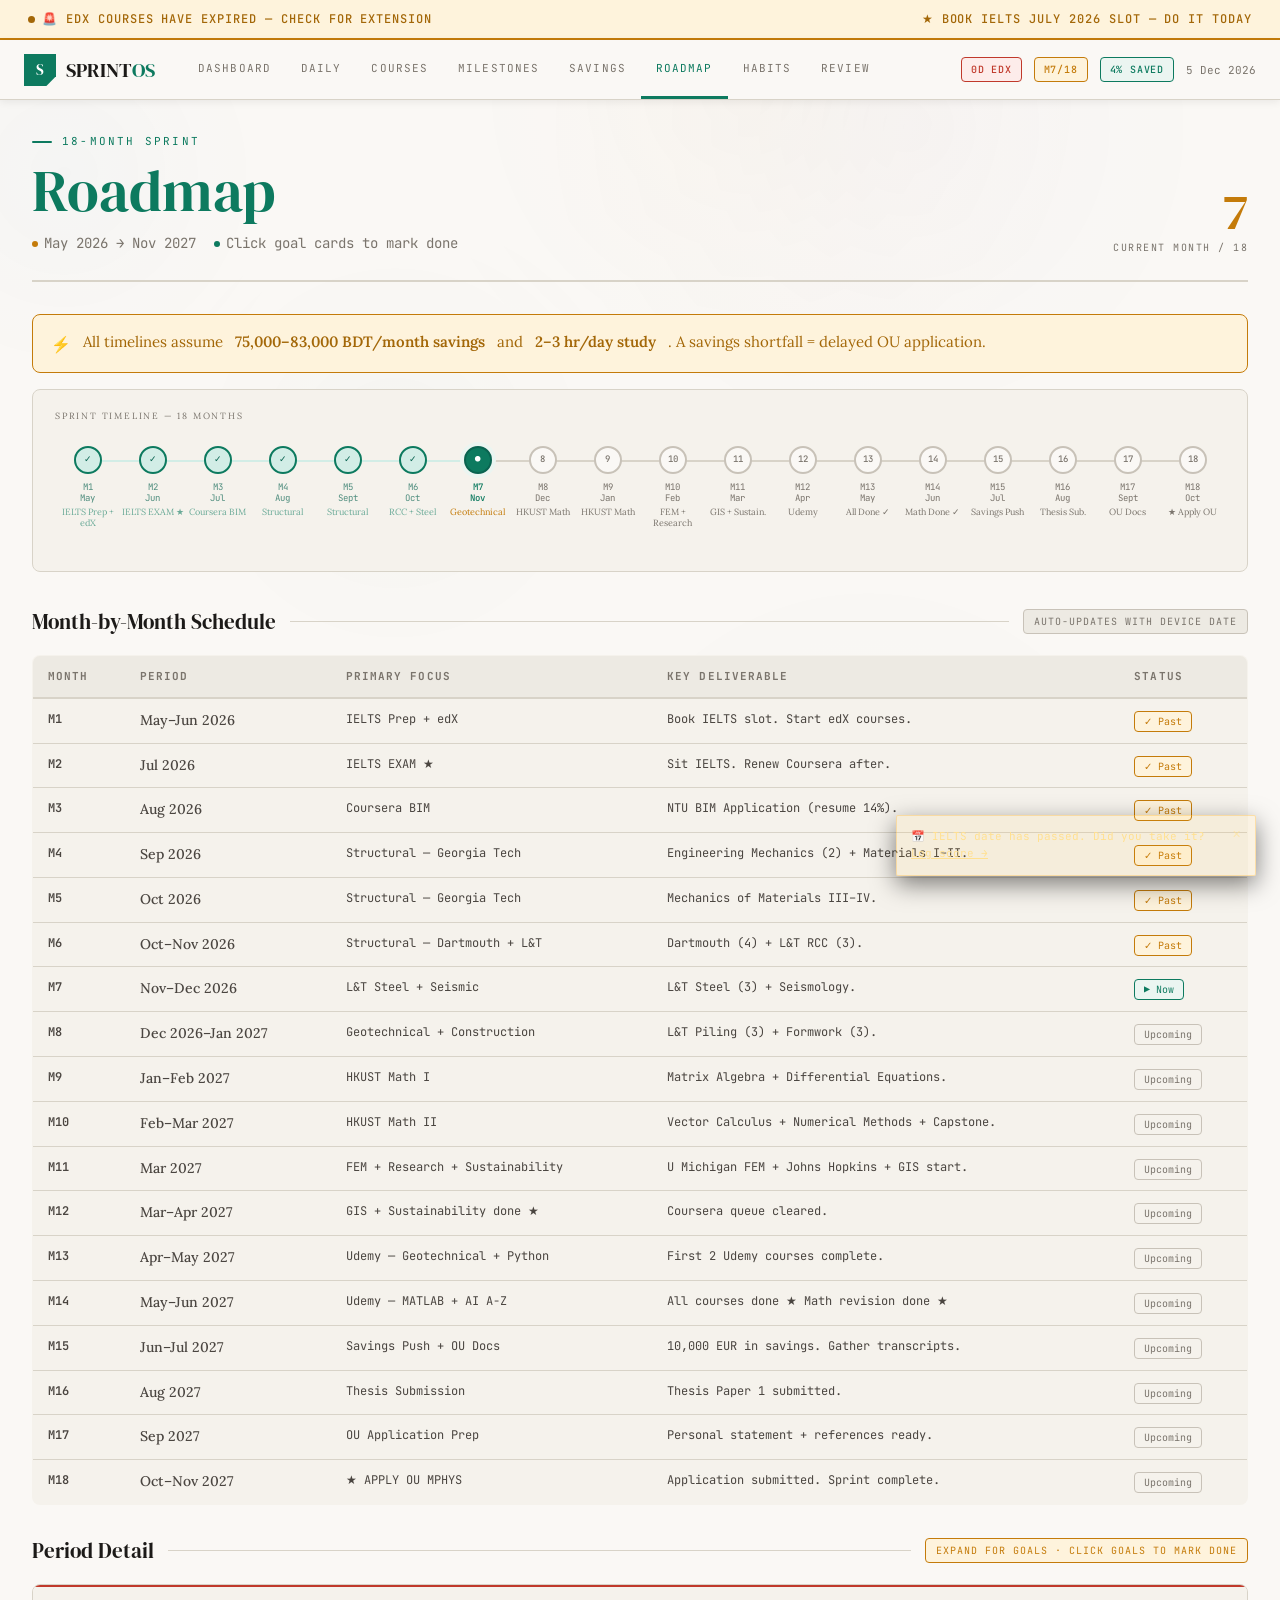
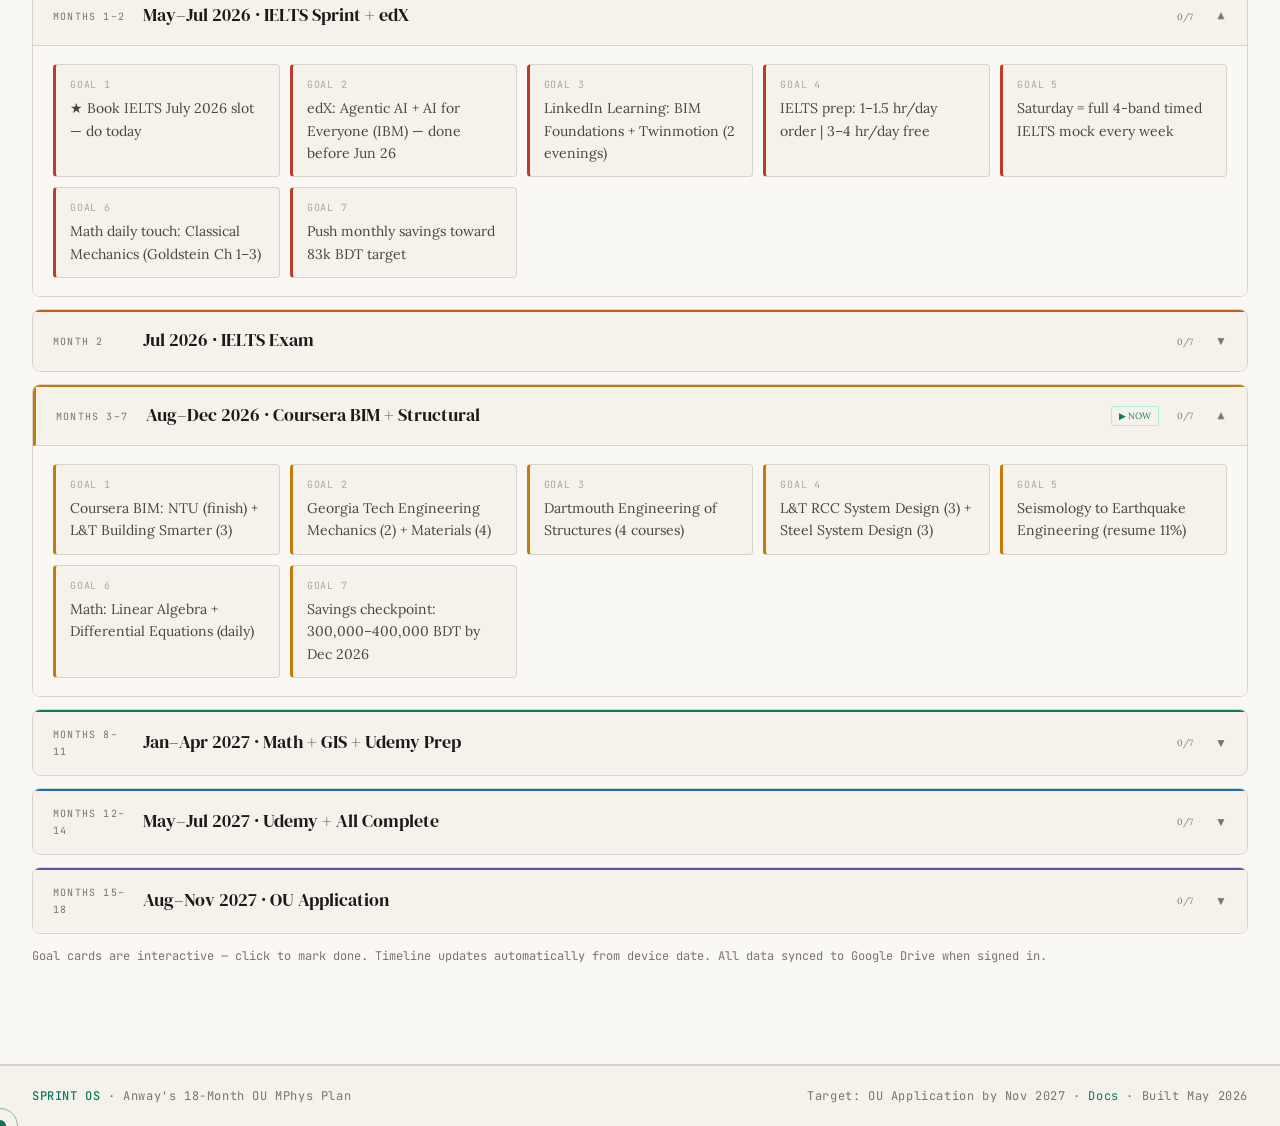
<file: roadmap.html>
<!DOCTYPE html>
<html lang="en">
<head>
<meta charset="UTF-8"><meta name="viewport" content="width=device-width,initial-scale=1">
<title>Sprint OS · Roadmap</title>
<link rel="stylesheet" href="style.css">
<style>
.tl-wrap{background:var(--bg1);border:1px solid var(--border);border-radius:var(--r);padding:18px 22px;margin-bottom:24px}
.tl-lbl{font-size:9px;letter-spacing:.2em;text-transform:uppercase;color:var(--text3);margin-bottom:14px}
</style>
</head>
<body>
<div id="nav-ph"></div>
<main class="main fade-in">

  <div class="page-header">
    <div>
      <div class="ph-eyebrow">18-Month Sprint</div>
      <div class="ph-title"><span class="accent">Roadmap</span></div>
      <div class="ph-sub">
        <span class="ph-tag"><span class="ph-dot" style="background:var(--amber)"></span><span>May 2026 → Nov 2027</span></span>
        <span class="ph-tag"><span class="ph-dot" style="background:var(--green)"></span><span>Click goal cards to mark done</span></span>
      </div>
    </div>
    <div class="ph-meta"><div class="ph-month-big" id="ph-month">—</div><div class="ph-month-label">Current Month / 18</div></div>
  </div>

  <div class="alert warn">
    <span class="alert-icon">⚡</span>
    All timelines assume <strong>75,000–83,000 BDT/month savings</strong> and <strong>2–3 hr/day study</strong>. A savings shortfall = delayed OU application.
  </div>

  <!-- TIMELINE -->
  <div class="tl-wrap">
    <div class="tl-lbl">Sprint Timeline — 18 Months</div>
    <div id="tl-ph"></div>
  </div>

  <!-- MASTER TABLE -->
  <div class="sec-head"><div class="sec-title">Month-by-Month Schedule</div><div class="sec-line"></div><div class="sec-tag dim">Auto-updates with device date</div></div>
  <table class="master-table">
    <thead><tr><th>Month</th><th>Period</th><th>Primary Focus</th><th>Key Deliverable</th><th>Status</th></tr></thead>
    <tbody id="master-tbody"></tbody>
  </table>

  <!-- PERIOD CARDS -->
  <div class="sec-head" style="margin-top:28px"><div class="sec-title">Period Detail</div><div class="sec-line"></div><div class="sec-tag amber">Expand for goals · Click goals to mark done</div></div>
  <div id="periods-wrap"></div>

  <p class="footnote">Goal cards are interactive — click to mark done. Timeline updates automatically from device date. All data synced to Google Drive when signed in.</p>
</main>
<div id="footer-ph"></div>
<script src="data.js"></script><script src="update.js"></script>
<script async defer src="https://apis.google.com/js/api.js"></script>
<script>
const PERIODS = [
  { p:'Months 1–2', months:[1,2], label:'May–Jul 2026 · IELTS Sprint + edX', col:'var(--red)',
    goals:['★ Book IELTS July 2026 slot — do today','edX: Agentic AI + AI for Everyone (IBM) — done before Jun 26','LinkedIn Learning: BIM Foundations + Twinmotion (2 evenings)','IELTS prep: 1–1.5 hr/day order | 3–4 hr/day free','Saturday = full 4-band timed IELTS mock every week','Math daily touch: Classical Mechanics (Goldstein Ch 1–3)','Push monthly savings toward 83k BDT target'] },
  { p:'Month 2', months:[2], label:'Jul 2026 · IELTS Exam', col:'var(--orange)',
    goals:['★ SIT IELTS EXAM — Band 7.0','Renew Coursera license immediately after','Begin NTU BIM Application for Engineers same week','Morning slot converts to Math/Physics after exam','Courses expand to 2–3 hr/day (order) | 5–6 hr/day (free)','Raise freelance rates — IELTS certificate justifies it','Target 83k BDT/month in monthly savings'] },
  { p:'Months 3–7', months:[3,4,5,6,7], label:'Aug–Dec 2026 · Coursera BIM + Structural', col:'var(--amber)',
    goals:['Coursera BIM: NTU (finish) + L&T Building Smarter (3)','Georgia Tech Engineering Mechanics (2) + Materials (4)','Dartmouth Engineering of Structures (4 courses)','L&T RCC System Design (3) + Steel System Design (3)','Seismology to Earthquake Engineering (resume 11%)','Math: Linear Algebra + Differential Equations (daily)','Savings checkpoint: 300,000–400,000 BDT by Dec 2026'] },
  { p:'Months 8–11', months:[8,9,10,11], label:'Jan–Apr 2027 · Math + GIS + Udemy Prep', col:'var(--green)',
    goals:['L&T Piling (3) + Formwork (3) = Geotechnical + Construction done','HKUST Math for Engineers — all 5 courses (OU prerequisite)','U Michigan FEM + Johns Hopkins Math for AI','U London Research Methods (resume 8%)','L&T Sustainability (3) + Net-Zero + UC Davis GIS (3)','★ Coursera queue fully cleared by Apr 2027','Math: QM I + Group Theory (daily self-study)'] },
  { p:'Months 12–14', months:[12,13,14], label:'May–Jul 2027 · Udemy + All Complete', col:'var(--blue)',
    goals:['Udemy: Geotechnical ✓ Python ✓ MATLAB ✓ AI A-Z ✓ Office ✓','DROP: Cyber Security + Unreal Engine — protect timeline','★ ALL COURSES COMPLETE','Math revision complete: GR + Differential Geometry wrap-up','Savings approaching 10,000 EUR','Thesis Paper 1 near submission or submitted','Begin assembling OU application documents'] },
  { p:'Months 15–18', months:[15,16,17,18], label:'Aug–Nov 2027 · OU Application', col:'var(--purple)',
    goals:['★ 10,000 EUR savings target HIT','Thesis Paper 1 submitted','Personal statement + transcripts + references ready','★ OU MPhys APPLICATION SUBMITTED by Nov 2027','Begin OU MPhys: Feb 2028 or Oct 2028 intake','Business: shift to 4-day week after admission confirmed','This took extraordinary discipline — well deserved'] },
];

const MONTH_TABLE = [
  {m:'1', period:'May–Jun 2026',     focus:'IELTS Prep + edX',               key:'Book IELTS slot. Start edX courses.'},
  {m:'2', period:'Jul 2026',         focus:'IELTS EXAM ★',                   key:'Sit IELTS. Renew Coursera after.'},
  {m:'3', period:'Aug 2026',         focus:'Coursera BIM',                   key:'NTU BIM Application (resume 14%).'},
  {m:'4', period:'Sep 2026',         focus:'Structural — Georgia Tech',      key:'Engineering Mechanics (2) + Materials I–II.'},
  {m:'5', period:'Oct 2026',         focus:'Structural — Georgia Tech',      key:'Mechanics of Materials III–IV.'},
  {m:'6', period:'Oct–Nov 2026',     focus:'Structural — Dartmouth + L&T',   key:'Dartmouth (4) + L&T RCC (3).'},
  {m:'7', period:'Nov–Dec 2026',     focus:'L&T Steel + Seismic',            key:'L&T Steel (3) + Seismology.'},
  {m:'8', period:'Dec 2026–Jan 2027',focus:'Geotechnical + Construction',   key:'L&T Piling (3) + Formwork (3).'},
  {m:'9', period:'Jan–Feb 2027',     focus:'HKUST Math I',                   key:'Matrix Algebra + Differential Equations.'},
  {m:'10',period:'Feb–Mar 2027',     focus:'HKUST Math II',                  key:'Vector Calculus + Numerical Methods + Capstone.'},
  {m:'11',period:'Mar 2027',         focus:'FEM + Research + Sustainability', key:'U Michigan FEM + Johns Hopkins + GIS start.'},
  {m:'12',period:'Mar–Apr 2027',     focus:'GIS + Sustainability done ★',    key:'Coursera queue cleared.'},
  {m:'13',period:'Apr–May 2027',     focus:'Udemy — Geotechnical + Python',  key:'First 2 Udemy courses complete.'},
  {m:'14',period:'May–Jun 2027',     focus:'Udemy — MATLAB + AI A-Z',        key:'All courses done ★ Math revision done ★'},
  {m:'15',period:'Jun–Jul 2027',     focus:'Savings Push + OU Docs',          key:'10,000 EUR in savings. Gather transcripts.'},
  {m:'16',period:'Aug 2027',         focus:'Thesis Submission',               key:'Thesis Paper 1 submitted.'},
  {m:'17',period:'Sep 2027',         focus:'OU Application Prep',             key:'Personal statement + references ready.'},
  {m:'18',period:'Oct–Nov 2027',     focus:'★ APPLY OU MPHYS',              key:'Application submitted. Sprint complete.'},
];

function getGoalDone() { try { return JSON.parse(localStorage.getItem('goal_done')) || {}; } catch { return {}; } }
function setGoalDone(o) { localStorage.setItem('goal_done', JSON.stringify(o)); }
function toggleGoal(pi, gi) {
  const o = getGoalDone(); const k = pi+'_'+gi; o[k] = !o[k]; setGoalDone(o);
  U.save(); renderPeriods();
}

function getPeriodOpen() { try { return JSON.parse(localStorage.getItem('rp_open')) || {0:true}; } catch { return {0:true}; } }
function setPeriodOpen(o) { localStorage.setItem('rp_open', JSON.stringify(o)); }
function togglePeriod(pi) {
  const o = getPeriodOpen(); o[pi] = !o[pi]; setPeriodOpen(o); renderPeriods();
}

document.addEventListener('DOMContentLoaded', () => {
  document.getElementById('nav-ph').innerHTML    = buildNavHTML('roadmap.html');
  document.getElementById('footer-ph').innerHTML = buildFooterHTML();
  document.getElementById('tl-ph').innerHTML     = buildTimelineHTML();
  document.getElementById('ph-month').textContent = planMonth();
  renderTable();
  renderPeriods();
});
['ui:refresh','state:loaded'].forEach(e => document.addEventListener(e, () => { renderTable(); renderPeriods(); }));

function renderTable() {
  const pm = planMonth();
  document.getElementById('master-tbody').innerHTML = MONTH_TABLE.map(row => {
    const m = parseInt(row.m);
    let sCls='mts-future', sTxt='Upcoming';
    if (m < pm)  { sCls='mts-upcoming'; sTxt='✓ Past'; }
    if (m === pm){ sCls='mts-now';      sTxt='▶ Now'; }
    if (m === 18 && m <= pm) sTxt = '★ Final';
    return `<tr>
      <td class="mt-month">M${row.m}</td>
      <td class="mt-period">${row.period}</td>
      <td class="mt-focus">${row.focus}</td>
      <td class="mt-focus">${row.key}</td>
      <td><span class="mt-status ${sCls}">${sTxt}</span></td>
    </tr>`;
  }).join('');
}

function renderPeriods() {
  const obj  = getGoalDone();
  const open = getPeriodOpen();
  const pm   = planMonth();

  document.getElementById('periods-wrap').innerHTML = PERIODS.map((period, pi) => {
    const isCur  = period.months.includes(pm);
    const gDone  = period.goals.filter((_,gi) => obj[pi+'_'+gi]).length;
    const isOpen = open[pi] !== undefined ? open[pi] : isCur;

    return `<div class="period-wrap">
      <div style="height:2px;background:${period.col}"></div>
      <div class="period-head${isOpen?' open':''}" onclick="togglePeriod(${pi})" style="${isCur?'border-left:3px solid '+period.col:''}">
        <div class="period-num">${period.p}</div>
        <div class="period-label">${period.label}</div>
        ${isCur?`<span style="font-size:9px;color:var(--green);border:1px solid rgba(0,229,160,.3);padding:1px 7px;border-radius:2px;margin-right:4px">▶ NOW</span>`:''}
        <span style="font-size:9px;color:var(--text3);margin-right:8px">${gDone}/${period.goals.length}</span>
        <span class="period-chev${isOpen?' open':''}">▼</span>
      </div>
      <div class="period-body${isOpen?' open':''}">
        <div class="goal-grid">
          ${period.goals.map((g,gi) => {
            const done = !!obj[pi+'_'+gi];
            return `<div class="goal-card${done?' done':''}" style="border-left-color:${period.col}" onclick="toggleGoal(${pi},${gi})">
              <div class="goal-num">Goal ${gi+1}</div>${g}
            </div>`;
          }).join('')}
        </div>
        ${gDone === period.goals.length
          ? `<div class="alert ok" style="margin-top:12px;margin-bottom:0"><span class="alert-icon">✅</span><strong>Period complete!</strong> All goals checked off.</div>`
          : ''}
      </div>
    </div>`;
  }).join('');
}
</script>
<script src="animate.js"></script>
</body>
</html>
</file>
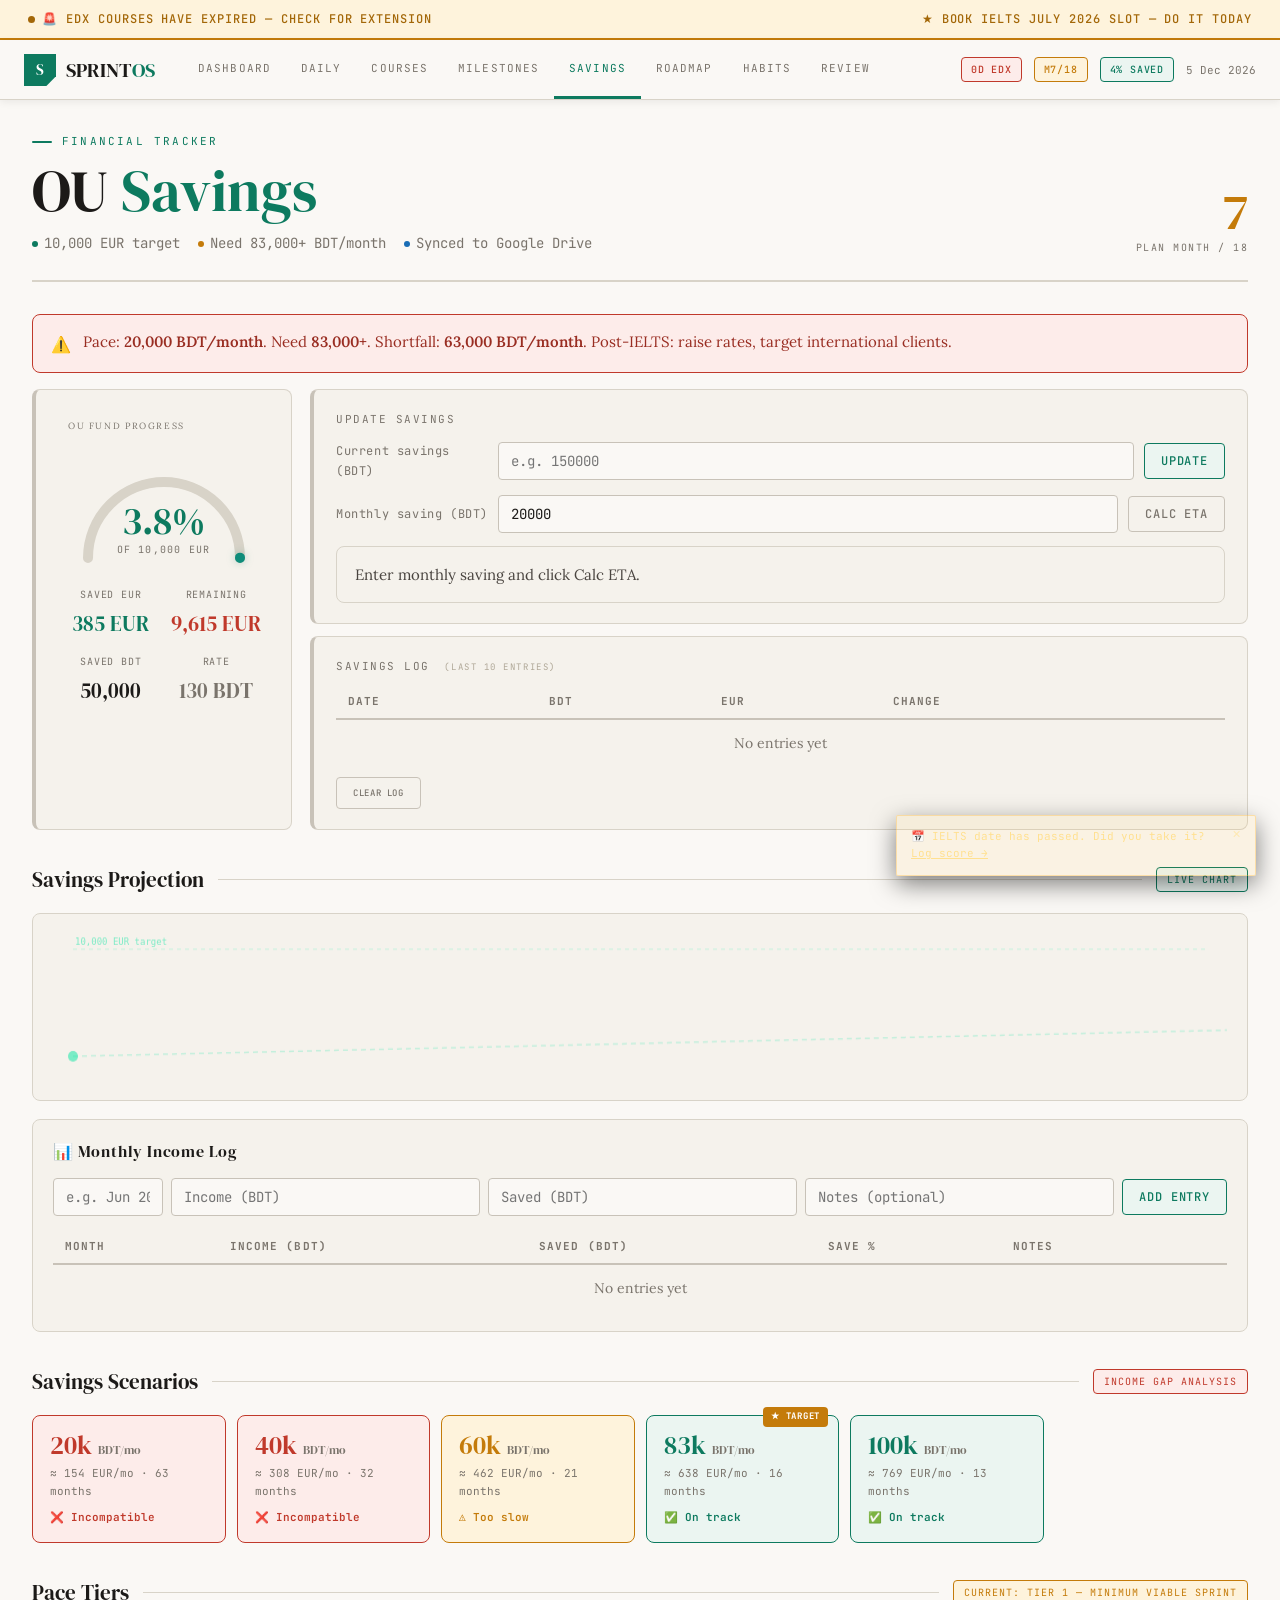
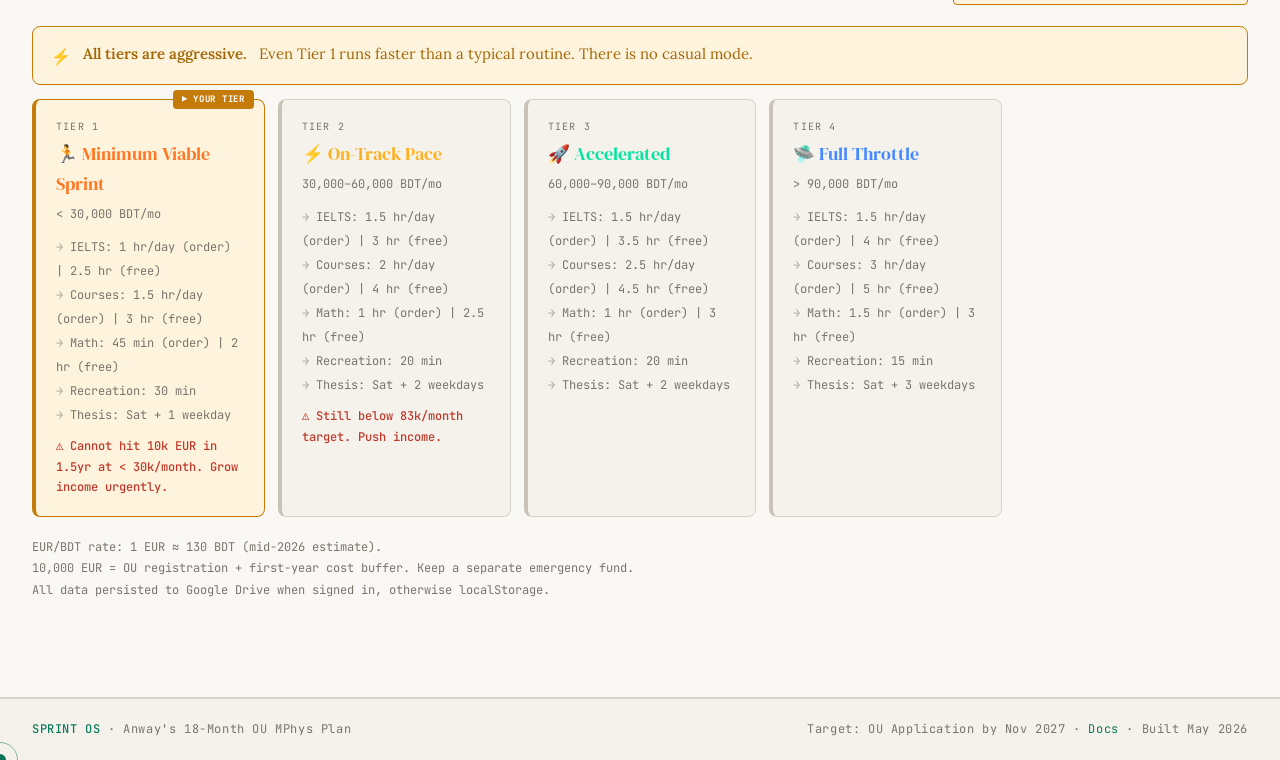
<file: savings.html>
<!DOCTYPE html>
<html lang="en">
<head>
<meta charset="UTF-8"><meta name="viewport" content="width=device-width,initial-scale=1">
<title>Sprint OS · Savings</title>
<link rel="stylesheet" href="style.css">
<style>
.savings-layout{display:grid;grid-template-columns:260px 1fr;gap:18px;margin-bottom:22px}
.income-section{background:var(--bg1);border:1px solid var(--border);border-radius:var(--r);padding:18px 20px;margin-bottom:18px}
@media(max-width:800px){.savings-layout{grid-template-columns:1fr}}
</style>
</head>
<body>
<div id="nav-ph"></div>
<main class="main fade-in">

  <div class="page-header">
    <div>
      <div class="ph-eyebrow">Financial Tracker</div>
      <div class="ph-title">OU <span class="accent">Savings</span></div>
      <div class="ph-sub">
        <span class="ph-tag"><span class="ph-dot" style="background:var(--green)"></span><span>10,000 EUR target</span></span>
        <span class="ph-tag"><span class="ph-dot" style="background:var(--amber)"></span><span>Need 83,000+ BDT/month</span></span>
        <span class="ph-tag"><span class="ph-dot" style="background:var(--blue)"></span><span>Synced to Google Drive</span></span>
      </div>
    </div>
    <div class="ph-meta"><div class="ph-month-big" id="ph-month">—</div><div class="ph-month-label">Plan Month / 18</div></div>
  </div>

  <div class="alert danger" id="income-alert">
    <span class="alert-icon">⚠️</span><span id="income-alert-txt">Loading…</span>
  </div>

  <!-- MAIN LAYOUT -->
  <div class="savings-layout">
    <!-- GAUGE -->
    <div class="card" style="padding:0">
      <div class="gauge-container">
        <div style="font-size:9px;letter-spacing:.18em;text-transform:uppercase;color:var(--text3);width:100%;padding:0 4px">OU Fund Progress</div>
        <div class="gauge-wrap" style="width:200px;height:120px">
          <svg width="200" height="120" viewBox="0 0 200 120">
            <path class="g-track" d="M 24 108 A 76 76 0 0 1 176 108"/>
            <path class="g-fill" id="gauge-fill" d="M 24 108 A 76 76 0 0 1 176 108"
              stroke="url(#ggrad)" stroke-dasharray="238" stroke-dashoffset="238"/>
            <defs>
              <linearGradient id="ggrad" x1="0%" y1="0%" x2="100%" y2="0%">
                <stop offset="0%" stop-color="var(--green)"/>
                <stop offset="100%" stop-color="var(--teal)"/>
              </linearGradient>
            </defs>
          </svg>
          <div class="gauge-overlay">
            <div class="gauge-pct-big" id="gauge-pct">—%</div>
            <div class="gauge-pct-lbl">of 10,000 EUR</div>
          </div>
        </div>
        <div class="gauge-amounts">
          <div class="ga"><div class="ga-lbl">Saved EUR</div><div class="ga-val" style="color:var(--green)" id="ga-eur">—</div></div>
          <div class="ga"><div class="ga-lbl">Remaining</div><div class="ga-val" style="color:var(--red)"   id="ga-rem">—</div></div>
          <div class="ga"><div class="ga-lbl">Saved BDT</div><div class="ga-val" style="color:var(--text)"  id="ga-bdt">—</div></div>
          <div class="ga"><div class="ga-lbl">Rate</div><div class="ga-val" style="color:var(--text3)">130 BDT</div></div>
        </div>
      </div>
    </div>

    <!-- CONTROLS + LOG -->
    <div style="display:flex;flex-direction:column;gap:12px">
      <div class="card">
        <div class="card-label" style="margin-bottom:12px">Update Savings</div>
        <div class="input-row">
          <span class="input-label">Current savings (BDT)</span>
          <input class="field" type="number" id="inp-bdt" placeholder="e.g. 150000"/>
          <button class="btn btn-primary" onclick="doUpdate()">Update</button>
        </div>
        <div class="input-row">
          <span class="input-label">Monthly saving (BDT)</span>
          <input class="field" type="number" id="inp-monthly" placeholder="e.g. 83000"/>
          <button class="btn btn-ghost" onclick="doETA()">Calc ETA</button>
        </div>
        <div class="eta-box" id="eta-box">Enter monthly saving and click Calc ETA.</div>
      </div>

      <div class="card">
        <div class="card-label" style="margin-bottom:8px">Savings Log <span style="color:var(--dim);margin-left:6px;font-size:9px">(last 10 entries)</span></div>
        <table class="log-table"><thead><tr><th>Date</th><th>BDT</th><th>EUR</th><th>Change</th><th></th></tr></thead>
        <tbody id="log-body"></tbody></table>
        <button class="btn btn-ghost" style="margin-top:9px;font-size:9px" onclick="clearLog()">Clear Log</button>
      </div>
    </div>
  </div>

  <!-- SAVINGS CHART -->
  <div class="sec-head"><div class="sec-title">Savings Projection</div><div class="sec-line"></div><div class="sec-tag green">live chart</div></div>
  <div class="savings-chart-wrap">
    <canvas class="chart-canvas" id="savings-chart"></canvas>
  </div>

  <!-- INCOME LOG -->
  <div class="income-section">
    <div style="font-family:var(--font-display);font-size:1rem;letter-spacing:.05em;margin-bottom:12px">📊 Monthly Income Log</div>
    <div class="input-row" style="flex-wrap:wrap;gap:8px">
      <input class="field" type="text"   id="inc-month"   placeholder="e.g. Jun 2026" style="width:110px;flex:unset"/>
      <input class="field" type="number" id="inc-income"  placeholder="Income (BDT)"/>
      <input class="field" type="number" id="inc-savings" placeholder="Saved (BDT)"/>
      <input class="field" type="text"   id="inc-notes"   placeholder="Notes (optional)"/>
      <button class="btn btn-primary" onclick="addIncome()">Add Entry</button>
    </div>
    <table class="log-table" id="income-table" style="margin-top:10px">
      <thead><tr><th>Month</th><th>Income (BDT)</th><th>Saved (BDT)</th><th>Save %</th><th>Notes</th><th></th></tr></thead>
      <tbody id="income-body"></tbody>
    </table>
  </div>

  <!-- SCENARIOS -->
  <div class="sec-head"><div class="sec-title">Savings Scenarios</div><div class="sec-line"></div><div class="sec-tag red">income gap analysis</div></div>
  <div class="scenario-grid" id="scenario-grid"></div>

  <!-- PACE TIERS -->
  <div class="sec-head"><div class="sec-title">Pace Tiers</div><div class="sec-line"></div><div class="sec-tag amber" id="tier-tag">Current: Tier 1</div></div>
  <div class="alert warn" style="margin-bottom:14px">
    <span class="alert-icon">⚡</span><strong>All tiers are aggressive.</strong> Even Tier 1 runs faster than a typical routine. There is no casual mode.
  </div>
  <div class="tier-grid" id="tier-grid"></div>

  <p class="footnote" style="margin-top:20px">
    EUR/BDT rate: 1 EUR ≈ 130 BDT (mid-2026 estimate).<br>
    10,000 EUR = OU registration + first-year cost buffer. Keep a separate emergency fund.<br>
    All data persisted to Google Drive when signed in, otherwise localStorage.
  </p>
</main>
<div id="footer-ph"></div>
<script src="data.js"></script><script src="update.js"></script>
<script async defer src="https://apis.google.com/js/api.js"></script>
<script>
const SCEN_DATA = [
  {mo:20000,v:'fail'},{mo:40000,v:'fail'},{mo:60000,v:'warn'},
  {mo:83000,v:'pass',target:true},{mo:100000,v:'pass'},
];

document.addEventListener('DOMContentLoaded', () => {
  document.getElementById('nav-ph').innerHTML    = buildNavHTML('savings.html');
  document.getElementById('footer-ph').innerHTML = buildFooterHTML();
  document.getElementById('ph-month').textContent = planMonth();
  document.getElementById('inp-monthly').value   = S.monthly || '';
  refreshUI();
});
['savings:updated','ui:refresh','state:loaded'].forEach(e => document.addEventListener(e, refreshUI));

function doUpdate() {
  const bdt = parseFloat(document.getElementById('inp-bdt').value);
  const mo  = parseFloat(document.getElementById('inp-monthly').value);
  if (isNaN(bdt) || bdt < 0) { alert('Enter a valid BDT amount.'); return; }
  U.updateSavings(bdt, isNaN(mo) ? S.monthly : mo);
  document.getElementById('inp-bdt').value = '';
}

function doETA() {
  const mo = parseFloat(document.getElementById('inp-monthly').value);
  if (isNaN(mo) || mo <= 0) { alert('Enter monthly saving.'); return; }
  U.updateSavings(S.bdt, mo);
  const remEur = S.remEur(), moEur = mo/130;
  const months = Math.ceil(remEur/moEur);
  const y = Math.floor(months/12), r = months%12;
  const eta = new Date(); eta.setMonth(eta.getMonth()+months);
  const etaStr = eta.toLocaleDateString('en-GB',{month:'long',year:'numeric'});
  const ok = months <= 15;
  const el = document.getElementById('eta-box');
  el.className = 'eta-box '+(ok?'ok':'bad');
  el.innerHTML = `<strong>${mo.toLocaleString()} BDT/month</strong> → ${moEur.toFixed(0)} EUR/month<br>
    Months to 10,000 EUR: <strong>${months}</strong>${y>0?` (${y}y ${r}m)`:''}<br>
    ETA: <strong>${etaStr}</strong><br>
    1.5yr plan compatible: <strong style="color:${ok?'var(--green)':'var(--red)'}">${ok?'✅ Yes':'❌ No — need 83,000+ BDT/month'}</strong><br>
    <span style="font-size:10px;color:var(--text3)">Every +10,000 BDT/month ≈ 1.5 months saved.</span>`;
  refreshUI();
}

function clearLog() {
  if (!confirm('Clear savings log?')) return;
  localStorage.removeItem('savings_log'); renderLog();
}

function renderLog() {
  const log = getSavingsLog().slice(0,10);
  const tb  = document.getElementById('log-body');
  if (!log.length) { tb.innerHTML = '<tr><td colspan="5" style="color:var(--text3);text-align:center;padding:12px">No entries yet</td></tr>'; return; }
  tb.innerHTML = log.map((e,i) => {
    const sign = e.diff > 0 ? '+' : '';
    const col  = e.diff > 0 ? 'var(--green)' : e.diff < 0 ? 'var(--red)' : 'var(--text3)';
    return `<tr>
      <td>${e.date}</td>
      <td>${(e.bdt||0).toLocaleString()}</td>
      <td>${e.eur}</td>
      <td style="color:${col}">${sign}${(e.diff||0).toLocaleString()}</td>
      <td><span class="log-del" onclick="delLog(${i})">✕</span></td>
    </tr>`;
  }).join('');
}

function delLog(i) {
  const log = getSavingsLog(); log.splice(i,1);
  localStorage.setItem('savings_log', JSON.stringify(log)); renderLog(); drawChart();
}

function addIncome() {
  const month   = document.getElementById('inc-month').value.trim();
  const income  = parseFloat(document.getElementById('inc-income').value);
  const savings = parseFloat(document.getElementById('inc-savings').value);
  const notes   = document.getElementById('inc-notes').value.trim();
  if (!month || isNaN(income)) { alert('Month and income are required.'); return; }
  addIncomeEntry({ month, income_bdt: income, savings_bdt: savings || 0, notes });
  ['inc-month','inc-income','inc-savings','inc-notes'].forEach(id => document.getElementById(id).value='');
  renderIncome(); U.save();
}

function renderIncome() {
  const log = getIncomeLog().slice(0,12);
  const tb  = document.getElementById('income-body');
  if (!log.length) { tb.innerHTML = '<tr><td colspan="6" style="color:var(--text3);text-align:center;padding:12px">No entries yet</td></tr>'; return; }
  tb.innerHTML = log.map((e,i) => {
    const savePct = e.income_bdt > 0 ? Math.round(e.savings_bdt/e.income_bdt*100) : 0;
    const col = savePct >= 40 ? 'var(--green)' : savePct >= 20 ? 'var(--amber)' : 'var(--red)';
    return `<tr>
      <td style="color:var(--amber)">${e.month}</td>
      <td>${(e.income_bdt||0).toLocaleString()}</td>
      <td>${(e.savings_bdt||0).toLocaleString()}</td>
      <td style="color:${col}">${savePct}%</td>
      <td style="color:var(--text3);font-size:10px">${e.notes||'—'}</td>
      <td><span class="log-del" onclick="delIncome(${i})">✕</span></td>
    </tr>`;
  }).join('');
}

function delIncome(i) {
  const log = getIncomeLog(); log.splice(i,1);
  localStorage.setItem('income_log', JSON.stringify(log)); renderIncome();
}

function drawChart() {
  const canvas = document.getElementById('savings-chart');
  if (!canvas) return;
  const ctx    = canvas.getContext('2d');
  const W = canvas.offsetWidth || 600, H = 140;
  canvas.width = W; canvas.height = H;
  ctx.clearRect(0,0,W,H);

  // Build data: past log + future projection
  const log = getSavingsLog().slice().reverse(); // oldest first
  const points = [];

  // Past points from log
  log.forEach((e,i) => {
    const x = (i/(Math.max(log.length+15,16)-1)) * (W-40) + 20;
    const eur = e.bdt/130;
    points.push({x, eur, past:true});
  });

  // Project future
  const curEur  = S.eur();
  const moEur   = S.monthly/130;
  const startIdx= log.length;
  for (let m=1; m<=16; m++) {
    const projected = curEur + moEur*m;
    if (projected > 10500) break;
    const i = startIdx + m;
    const x = (i/(Math.max(log.length+16,16)-1)) * (W-40) + 20;
    points.push({x, eur:projected, past:false});
  }

  if (points.length < 2) { ctx.fillStyle='var(--text3)'; ctx.font='12px monospace'; ctx.fillText('Add savings entries to see chart',20,H/2); return; }

  const maxEur = Math.max(10000, ...points.map(p=>p.eur));
  const toY = (eur) => H - 20 - (eur/maxEur)*(H-36);

  // Target line at 10000
  const targetY = toY(10000);
  ctx.strokeStyle = 'rgba(0,229,160,.2)';
  ctx.setLineDash([4,4]); ctx.lineWidth=1;
  ctx.beginPath(); ctx.moveTo(20, targetY); ctx.lineTo(W-20, targetY); ctx.stroke();
  ctx.setLineDash([]);
  ctx.fillStyle='rgba(0,229,160,.5)'; ctx.font='9px monospace';
  ctx.fillText('10,000 EUR target', 22, targetY-4);

  // Past line (green)
  const pastPts = points.filter(p => p.past);
  if (pastPts.length > 1) {
    ctx.strokeStyle='var(--green)'; ctx.lineWidth=2;
    ctx.beginPath();
    pastPts.forEach((p,i) => i===0 ? ctx.moveTo(p.x, toY(p.eur)) : ctx.lineTo(p.x, toY(p.eur)));
    ctx.stroke();
  }

  // Future line (amber dashed)
  const futurePts = points.filter(p => !p.past);
  if (futurePts.length > 0) {
    const joinPt = pastPts[pastPts.length-1] || {x:20, eur:S.eur()};
    ctx.strokeStyle='var(--amber)'; ctx.lineWidth=1.5; ctx.setLineDash([5,4]);
    ctx.beginPath();
    ctx.moveTo(joinPt.x, toY(joinPt.eur));
    futurePts.forEach(p => ctx.lineTo(p.x, toY(p.eur)));
    ctx.stroke(); ctx.setLineDash([]);
  }

  // Dots for past
  pastPts.forEach(p => {
    ctx.fillStyle='var(--green)'; ctx.beginPath(); ctx.arc(p.x, toY(p.eur), 3, 0, Math.PI*2); ctx.fill();
  });

  // Current position dot
  ctx.fillStyle='var(--amber)'; ctx.beginPath();
  const cx = pastPts.length > 0 ? pastPts[pastPts.length-1].x : 20;
  ctx.arc(cx, toY(S.eur()), 5, 0, Math.PI*2); ctx.fill();
}

function refreshUI() {
  const pct = S.pct(), eur = S.eur(), rem = S.remEur();
  document.getElementById('gauge-fill').style.strokeDashoffset = 238*(1-pct/100);
  document.getElementById('gauge-pct').textContent = pct.toFixed(1)+'%';
  document.getElementById('ga-eur').textContent    = Math.round(eur).toLocaleString()+' EUR';
  document.getElementById('ga-rem').textContent    = Math.round(rem).toLocaleString()+' EUR';
  document.getElementById('ga-bdt').textContent    = S.bdt.toLocaleString();

  const gap = Math.max(0, 83000-S.monthly);
  const aEl = document.getElementById('income-alert');
  const aTxt= document.getElementById('income-alert-txt');
  if (gap <= 0) {
    aEl.className = 'alert ok';
    aTxt.innerHTML = `✅ Monthly savings (${S.monthly.toLocaleString()} BDT/month) are on track for the 1.5-year OU plan.`;
  } else {
    aEl.className = 'alert danger';
    aTxt.innerHTML = `Pace: <strong>${S.monthly.toLocaleString()} BDT/month</strong>. Need <strong>83,000+</strong>. Shortfall: <strong>${gap.toLocaleString()} BDT/month</strong>. Post-IELTS: raise rates, target international clients.`;
  }

  // Scenarios
  document.getElementById('scenario-grid').innerHTML = SCEN_DATA.map(sc => {
    const moEur  = sc.mo/130, months = Math.ceil(rem/moEur);
    const labels = {fail:'❌ Incompatible',warn:'⚠️ Too slow',pass:'✅ On track'};
    return `<div class="sc-card ${sc.v}">
      ${sc.target?'<div class="sc-need">★ Target</div>':''}
      <div class="sc-mo ${sc.v}">${(sc.mo/1000).toFixed(0)}k <span style="font-size:.75rem;color:var(--text3)">BDT/mo</span></div>
      <div class="sc-detail">≈ ${moEur.toFixed(0)} EUR/mo · ${months} months</div>
      <div class="sc-verdict ${sc.v}">${labels[sc.v]}</div>
    </div>`;
  }).join('');

  // Tiers
  const cur = getTier();
  document.getElementById('tier-tag').textContent = 'Current: Tier '+cur.id+' — '+cur.name;
  document.getElementById('tier-grid').innerHTML = TIERS.map(t =>
    `<div class="tier-card ${t.id===cur.id?'current':''}">
      ${t.id===cur.id?'<div class="tier-cur-tag">▶ Your Tier</div>':''}
      <div class="tier-num">Tier ${t.id}</div>
      <div class="tier-name" style="color:${t.col}">${t.icon} ${t.name}</div>
      <div class="tier-range">${t.range}</div>
      <ul class="tier-list">${t.bullets.map(b=>`<li>${b}</li>`).join('')}</ul>
      ${t.warn?`<div class="tier-warn">${t.warn}</div>`:''}
    </div>`
  ).join('');

  renderLog();
  renderIncome();
  setTimeout(drawChart, 100);
}
</script>
<script src="animate.js"></script>
</body>
</html>
</file>
<file: style.css>
/* ═══════════════════════════════════════════════════════════
   SPRINT OS — style.css  LIGHT REBUILD
   Design: Clean Academic Light — ADHD-friendly, readable
   Fonts: DM Serif Display + Lora + JetBrains Mono
═══════════════════════════════════════════════════════════ */

@import url('https://fonts.googleapis.com/css2?family=DM+Serif+Display:ital@0;1&family=Lora:ital,wght@0,400;0,500;0,600;1,400&family=JetBrains+Mono:wght@400;500&display=swap');

/* ── TOKENS ─────────────────────────────────────────────── */
:root {
  --bg:        #FAF8F5;
  --bg1:       #F5F2EC;
  --bg2:       #EDEAE3;
  --bg3:       #E4E0D8;
  --bg4:       #D8D3C8;
  --border:    #D8D3C8;
  --border2:   #C8C2B8;
  --border3:   #B0A898;

  --text:      #1C1A18;
  --text2:     #4A4540;
  --text3:     #7A746C;
  --dim:       #B0A898;

  --green:     #0D7A5F;
  --green2:    #0A6350;
  --green3:    #D2EDE6;
  --green-bg:  #EBF5F1;

  --amber:     #C47B0A;
  --amber2:    #A36708;
  --amber-bg:  #FEF3DC;

  --red:       #C0392B;
  --red2:      #992D22;
  --red-bg:    #FDECEA;

  --blue:      #1A6DB5;
  --blue2:     #155A98;
  --blue-bg:   #E8F2FB;

  --purple:    #6B4FA6;
  --purple-bg: #F0EAFB;

  --teal:      #0E8C7A;
  --orange:    #C45E12;
  --orange-bg: #FEF0E6;

  --font-mono:    'JetBrains Mono', 'Fira Code', monospace;
  --font-display: 'DM Serif Display', Georgia, serif;
  --font-body:    'Lora', Georgia, serif;

  --nav-h:    60px;
  --r:        8px;
  --r-sm:     4px;
  --shadow:   0 1px 3px rgba(0,0,0,.08), 0 4px 12px rgba(0,0,0,.06);
  --shadow-lg:0 4px 16px rgba(0,0,0,.12), 0 1px 4px rgba(0,0,0,.06);
}

/* ── RESET ──────────────────────────────────────────────── */
*,*::before,*::after{margin:0;padding:0;box-sizing:border-box}
html{scroll-behavior:smooth}
body{
  background:var(--bg);
  color:var(--text);
  font-family:var(--font-body);
  font-size:17px;
  line-height:1.7;
  min-height:100vh;
  overflow-x:hidden;
}

a{color:var(--green);text-decoration:none}
a:hover{color:var(--green2);text-decoration:underline}
::-webkit-scrollbar{width:6px;height:6px}
::-webkit-scrollbar-track{background:var(--bg1)}
::-webkit-scrollbar-thumb{background:var(--border2);border-radius:3px}
::-webkit-scrollbar-thumb:hover{background:var(--border3)}

/* ── ALERT BAR ──────────────────────────────────────────── */
.alert-bar{
  display:flex;align-items:center;justify-content:space-between;
  gap:12px;flex-wrap:wrap;padding:9px 28px;
  font-family:var(--font-mono);font-size:12px;
  letter-spacing:.08em;text-transform:uppercase;font-weight:500;
  position:relative;z-index:100;
}
.alert-bar.danger{background:var(--red-bg);border-bottom:2px solid var(--red);color:var(--red)}
.alert-bar.warn  {background:var(--amber-bg);border-bottom:2px solid var(--amber);color:var(--amber2)}
.ab-dot{
  display:inline-block;width:7px;height:7px;border-radius:50%;
  background:currentColor;margin-right:7px;
  animation:blink 1.4s ease infinite;
}
@keyframes blink{0%,100%{opacity:1}50%{opacity:.2}}

/* ── NAVIGATION ─────────────────────────────────────────── */
.nav{
  position:sticky;top:0;z-index:200;height:var(--nav-h);
  background:var(--bg);
  border-bottom:1px solid var(--border);
  box-shadow:0 2px 8px rgba(0,0,0,.07);
  display:flex;align-items:center;padding:0 24px;gap:0;
}
.nav-brand{display:flex;align-items:center;gap:10px;margin-right:28px;flex-shrink:0}
.nav-logo{
  width:32px;height:32px;
  background:var(--green);
  clip-path:polygon(0 0,100% 0,100% 70%,70% 100%,0 100%);
  display:flex;align-items:center;justify-content:center;
  font-family:var(--font-display);font-size:15px;color:#fff;
}
.nav-title{font-family:var(--font-display);font-size:20px;color:var(--text)}
.nav-title span{color:var(--green)}
.nav-links{display:flex;align-items:stretch;gap:0;height:100%;flex:1;overflow-x:auto}
.nav-link{
  display:flex;align-items:center;padding:0 15px;
  font-family:var(--font-mono);font-size:11px;letter-spacing:.1em;
  text-transform:uppercase;color:var(--text3);
  border-bottom:3px solid transparent;
  transition:all .15s;cursor:pointer;text-decoration:none;
  white-space:nowrap;flex-shrink:0;
}
.nav-link:hover{color:var(--text);border-bottom-color:var(--border2);text-decoration:none}
.nav-link.active{color:var(--green);border-bottom-color:var(--green)}
.nav-right{margin-left:auto;flex-shrink:0;display:flex;align-items:center;gap:12px}
.nav-badge{
  font-family:var(--font-mono);font-size:10px;letter-spacing:.08em;
  text-transform:uppercase;padding:3px 9px;border-radius:var(--r-sm);
  border:1px solid;font-weight:500;
}
.nav-badge.red   {border-color:var(--red);   color:var(--red);   background:var(--red-bg)}
.nav-badge.amber {border-color:var(--amber);  color:var(--amber); background:var(--amber-bg)}
.nav-badge.green {border-color:var(--green);  color:var(--green); background:var(--green-bg)}
#nav-date{font-family:var(--font-mono);font-size:11px;color:var(--text3)}
.nav-hamburger{display:none;flex-direction:column;gap:5px;cursor:pointer;padding:4px;margin-left:auto}
.nav-hamburger span{width:22px;height:2px;background:var(--text2);border-radius:1px;transition:all .2s}

/* ── MAIN ───────────────────────────────────────────────── */
.main{
  position:relative;z-index:1;
  max-width:1440px;margin:0 auto;
  padding:32px 32px 96px;
}

/* ── PAGE HEADER ────────────────────────────────────────── */
.page-header{
  margin-bottom:32px;padding-bottom:24px;
  border-bottom:2px solid var(--border);
  display:grid;grid-template-columns:1fr auto;gap:24px;align-items:end;
}
.ph-eyebrow{
  font-family:var(--font-mono);font-size:11px;
  letter-spacing:.2em;text-transform:uppercase;
  color:var(--green);margin-bottom:8px;
  display:flex;align-items:center;gap:10px;
}
.ph-eyebrow::before{
  content:'';display:inline-block;width:20px;height:2px;background:var(--green);border-radius:1px;
}
.ph-title{
  font-family:var(--font-display);
  font-size:clamp(2.2rem,5vw,3.6rem);
  line-height:1.1;color:var(--text);
}
.ph-title .accent{color:var(--green)}
.ph-title .dim{color:var(--text3)}
.ph-sub{
  font-size:14px;color:var(--text3);margin-top:10px;
  display:flex;gap:18px;flex-wrap:wrap;font-family:var(--font-mono);
}
.ph-tag{display:flex;align-items:center;gap:6px}
.ph-dot{width:6px;height:6px;border-radius:50%;flex-shrink:0}
.ph-meta{text-align:right}
.ph-month-big{font-family:var(--font-display);font-size:3.2rem;color:var(--amber);line-height:1}
.ph-month-label{font-family:var(--font-mono);font-size:10px;color:var(--text3);letter-spacing:.15em;text-transform:uppercase;margin-top:2px}

/* ── SECTION HEADS ──────────────────────────────────────── */
.sec-head{display:flex;align-items:center;gap:14px;margin:32px 0 16px}
.sec-head:first-child{margin-top:0}
.sec-title{font-family:var(--font-display);font-size:1.3rem;color:var(--text);flex-shrink:0}
.sec-line{flex:1;height:1px;background:var(--border)}
.sec-tag{
  font-family:var(--font-mono);font-size:10px;letter-spacing:.1em;
  text-transform:uppercase;padding:3px 10px;border-radius:var(--r-sm);
  border:1px solid;flex-shrink:0;
}
.sec-tag.green {color:var(--green);border-color:var(--green);background:var(--green-bg)}
.sec-tag.amber {color:var(--amber);border-color:var(--amber);background:var(--amber-bg)}
.sec-tag.red   {color:var(--red);  border-color:var(--red);  background:var(--red-bg)}
.sec-tag.blue  {color:var(--blue); border-color:var(--blue); background:var(--blue-bg)}
.sec-tag.dim   {color:var(--text3);border-color:var(--border2);background:var(--bg2)}

/* ── CARDS ──────────────────────────────────────────────── */
.card{
  background:var(--bg1);border:1px solid var(--border);
  border-radius:var(--r);padding:20px 22px;
  position:relative;transition:box-shadow .18s,transform .18s;
  border-left:4px solid var(--border2);
}
.card.lift:hover{transform:translateY(-3px);box-shadow:var(--shadow-lg)}
.card.glow-g:hover{border-left-color:var(--green);box-shadow:0 4px 20px rgba(13,122,95,.12)}
.card.glow-a:hover{border-left-color:var(--amber);box-shadow:0 4px 20px rgba(196,123,10,.12)}
.card-label{
  font-family:var(--font-mono);font-size:11px;letter-spacing:.14em;
  text-transform:uppercase;color:var(--text3);margin-bottom:8px;
}
.card-value{font-family:var(--font-display);font-size:2.4rem;line-height:1}
.card-value.green {color:var(--green)} .card-value.amber{color:var(--amber)}
.card-value.red   {color:var(--red)}   .card-value.blue {color:var(--blue)}
.card-value.purple{color:var(--purple)}
.card-sub{font-size:14px;color:var(--text3);margin-top:6px}
.card-accent{position:absolute;top:0;left:0;bottom:0;width:4px;border-radius:var(--r) 0 0 var(--r)}
.micro-bar{height:6px;background:var(--bg3);margin-top:16px;border-radius:3px;overflow:hidden}
.micro-fill{height:100%;border-radius:3px;transition:width 1.2s ease}

/* ── STAT GRID ──────────────────────────────────────────── */
.stat-grid{display:grid;grid-template-columns:repeat(auto-fit,minmax(160px,1fr));gap:14px;margin-bottom:28px}

/* ── ALERT BOXES ────────────────────────────────────────── */
.alert{
  display:flex;align-items:flex-start;gap:12px;
  padding:14px 18px;border-radius:var(--r);
  font-size:15px;line-height:1.7;margin-bottom:16px;
}
.alert.danger{background:var(--red-bg);  border:1px solid var(--red);   color:var(--red2)}
.alert.warn  {background:var(--amber-bg);border:1px solid var(--amber); color:var(--amber2)}
.alert.ok    {background:var(--green-bg);border:1px solid var(--green); color:var(--green2)}
.alert.info  {background:var(--blue-bg); border:1px solid var(--blue);  color:var(--blue2)}
.alert.neutral{background:var(--bg2);   border:1px solid var(--border); color:var(--text2)}
.alert strong{font-weight:600}
.alert-icon{font-size:16px;flex-shrink:0;margin-top:2px}

/* ── TIMELINE ───────────────────────────────────────────── */
.timeline-scroll{overflow-x:auto;padding-bottom:6px}
.timeline{display:flex;min-width:780px;padding:8px 0 18px}
.tl-item{flex:1;text-align:center;position:relative;min-width:44px}
.tl-line{position:absolute;top:14px;left:50%;right:-50%;height:2px;background:var(--border);z-index:0}
.tl-item.done .tl-line{background:var(--green3)}
.tl-item:last-child .tl-line{display:none}
.tl-node{
  width:28px;height:28px;border-radius:50%;
  border:2px solid var(--border2);background:var(--bg);
  margin:0 auto 8px;position:relative;z-index:1;
  display:flex;align-items:center;justify-content:center;
  font-family:var(--font-mono);font-size:9px;font-weight:500;
  color:var(--text3);transition:all .25s;
}
.tl-item.done .tl-node{background:var(--green3);border-color:var(--green);color:var(--green2)}
.tl-item.current .tl-node{
  background:var(--green);border-color:var(--green2);color:#fff;
  box-shadow:0 0 0 4px var(--green-bg);
  animation:node-pulse 2s ease infinite;
}
@keyframes node-pulse{0%,100%{box-shadow:0 0 0 4px var(--green-bg)}50%{box-shadow:0 0 0 8px var(--green-bg)}}
.tl-mlabel{font-family:var(--font-mono);font-size:9px;color:var(--text3);line-height:1.3}
.tl-item.current .tl-mlabel{color:var(--green);font-weight:500}
.tl-item.done .tl-mlabel{color:var(--green2);opacity:.7}
.tl-event{font-size:9px;color:var(--text3);margin-top:2px;line-height:1.2}
.tl-item.current .tl-event{color:var(--amber)}
.tl-item.done .tl-event{color:var(--green);opacity:.6}

/* ── TOGGLE / CTRL BUTTONS ──────────────────────────────── */
.ctrl{
  display:flex;align-items:center;gap:9px;padding:9px 16px;
  border-radius:var(--r-sm);border:1px solid var(--border2);
  background:var(--bg1);font-family:var(--font-mono);font-size:11px;
  letter-spacing:.08em;text-transform:uppercase;color:var(--text3);
  cursor:pointer;transition:all .14s;
}
.ctrl:hover{border-color:var(--border3);color:var(--text);background:var(--bg2)}
.ctrl.active-green{border-color:var(--green);color:var(--green);background:var(--green-bg)}
.ctrl.active-amber{border-color:var(--amber);color:var(--amber);background:var(--amber-bg)}
.ctrl.active-red  {border-color:var(--red);  color:var(--red);  background:var(--red-bg)}
.ctrl.active-blue {border-color:var(--blue); color:var(--blue); background:var(--blue-bg)}
.ctrl-dot{width:8px;height:8px;border-radius:50%;background:currentColor;flex-shrink:0}

/* ── SCHEDULE ROWS ──────────────────────────────────────── */
.sched-list{display:flex;flex-direction:column;gap:4px}
.sched-row{
  display:flex;align-items:stretch;
  border:1px solid var(--border);border-radius:var(--r-sm);
  background:var(--bg);overflow:hidden;
  transition:background .1s,transform .1s;
}
.sched-row:hover{background:var(--bg1);transform:translateX(3px)}
.sched-row.row-ielts {border-left:4px solid var(--red)}
.sched-row.row-math  {border-left:4px solid var(--green)}
.sched-row.row-work  {border-left:4px solid var(--orange)}
.sched-row.row-study {border-left:4px solid var(--blue)}
.sched-row.row-thesis{border-left:4px solid var(--purple)}
.sched-row.row-life  {border-left:4px solid var(--amber)}
.sched-row.row-rest  {border-left:4px solid var(--border2)}
.sched-time{
  width:120px;min-width:120px;
  font-family:var(--font-mono);font-size:12px;color:var(--text3);
  padding:12px 14px;border-right:1px solid var(--border);
  display:flex;align-items:center;
}
.sched-body{flex:1;padding:12px 16px}
.sched-name{font-size:15px;color:var(--text);font-weight:500;margin-bottom:2px;font-family:var(--font-body)}
.sched-note{font-family:var(--font-mono);font-size:12px;color:var(--text3);line-height:1.5}
.sched-tag{
  display:inline-block;font-family:var(--font-mono);
  font-size:9px;letter-spacing:.08em;text-transform:uppercase;
  padding:2px 7px;border-radius:var(--r-sm);margin-top:5px;border:1px solid;
}
.stag-ielts {color:var(--red);  border-color:var(--red);  background:var(--red-bg)}
.stag-math  {color:var(--green);border-color:var(--green);background:var(--green-bg)}
.stag-work  {color:var(--orange);border-color:var(--orange);background:var(--orange-bg)}
.stag-study {color:var(--blue); border-color:var(--blue); background:var(--blue-bg)}
.stag-thesis{color:var(--purple);border-color:var(--purple);background:var(--purple-bg)}
.stag-life  {color:var(--amber);border-color:var(--amber);background:var(--amber-bg)}
.stag-rest  {color:var(--text3);border-color:var(--border2);background:var(--bg2)}

/* ── WEEK GRID ──────────────────────────────────────────── */
.week-grid{display:grid;grid-template-columns:repeat(7,1fr);gap:7px;margin-bottom:14px}
.day-col{background:var(--bg);border:1px solid var(--border);border-radius:var(--r-sm);padding:10px 8px;min-height:180px}
.day-col.weekend{border-top:3px solid var(--amber)}
.day-name{
  font-family:var(--font-mono);font-size:10px;letter-spacing:.12em;
  text-transform:uppercase;color:var(--text3);
  border-bottom:1px solid var(--border);
  padding-bottom:6px;margin-bottom:8px;text-align:center;
}
.day-col.weekend .day-name{color:var(--amber2)}
.day-blk{
  font-family:var(--font-mono);font-size:10px;line-height:1.5;
  padding:3px 7px;margin-bottom:4px;border-radius:var(--r-sm);border-left:3px solid;
}
.db-work  {border-color:var(--orange);background:var(--orange-bg); color:var(--orange)}
.db-study {border-color:var(--blue);  background:var(--blue-bg);   color:var(--blue)}
.db-math  {border-color:var(--green); background:var(--green-bg);  color:var(--green2)}
.db-self  {border-color:var(--red);   background:var(--red-bg);    color:var(--red)}
.db-thesis{border-color:var(--purple);background:var(--purple-bg); color:var(--purple)}
.db-life  {border-color:var(--amber); background:var(--amber-bg);  color:var(--amber2)}
.db-rest  {border-color:var(--border2);background:var(--bg2);      color:var(--text3)}

/* ── CHECKLIST ITEMS ────────────────────────────────────── */
.check-item{
  display:flex;align-items:flex-start;gap:14px;
  padding:14px 18px;border:1px solid var(--border);
  border-radius:var(--r-sm);background:var(--bg);
  cursor:pointer;transition:all .15s;position:relative;
  overflow:hidden;margin-bottom:6px;border-left:4px solid transparent;
}
.check-item.is-done    {border-left-color:var(--green)}
.check-item.is-urgent  {border-left-color:var(--red)}
.check-item.is-priority{border-left-color:var(--amber)}
.check-item.is-today   {border-left-color:var(--amber);animation:today-p 1.5s ease infinite}
@keyframes today-p{0%,100%{border-left-color:var(--amber)}50%{border-left-color:var(--amber-bg)}}
.check-item:hover{background:var(--bg1);border-color:var(--border2)}
.check-item.is-done{opacity:.65}
.ci-box{
  width:22px;height:22px;flex-shrink:0;margin-top:2px;
  border:2px solid var(--border2);border-radius:var(--r-sm);
  background:var(--bg);display:flex;align-items:center;
  justify-content:center;font-size:12px;color:var(--green);
  transition:all .18s;
}
.check-item.is-done .ci-box{background:var(--green-bg);border-color:var(--green)}
.check-item.is-urgent .ci-box{border-color:var(--red)}
.check-item.is-today .ci-box{border-color:var(--amber)}
.ci-content{flex:1}
.ci-title{font-size:16px;color:var(--text);font-weight:500;line-height:1.4;font-family:var(--font-body)}
.check-item.is-done .ci-title{text-decoration:line-through;color:var(--text3)}
.ci-sub{font-family:var(--font-mono);font-size:13px;color:var(--text3);margin-top:4px;line-height:1.6}
.ci-badge{
  font-family:var(--font-mono);font-size:10px;letter-spacing:.07em;
  text-transform:uppercase;padding:3px 10px;border-radius:var(--r-sm);
  border:1px solid;flex-shrink:0;align-self:flex-start;
  margin-left:10px;font-weight:500;white-space:nowrap;
}
.cb-urgent{color:var(--red);  border-color:var(--red);  background:var(--red-bg)}
.cb-warn  {color:var(--amber);border-color:var(--amber);background:var(--amber-bg)}
.cb-normal{color:var(--text3);border-color:var(--border2);background:transparent}
.cb-done  {color:var(--green);border-color:var(--green);background:var(--green-bg)}

/* ── PROGRESS RINGS ─────────────────────────────────────── */
.ring-wrap{position:relative;display:inline-flex}
.ring-svg{transform:rotate(-90deg)}
.ring-track{fill:none;stroke:var(--border)}
.ring-fill{fill:none;stroke-linecap:round;transition:stroke-dashoffset 1s ease}
.ring-label{position:absolute;inset:0;display:flex;flex-direction:column;align-items:center;justify-content:center;text-align:center}
.ring-pct{font-family:var(--font-display);font-size:1.6rem;line-height:1;color:var(--text)}
.ring-sub{font-family:var(--font-mono);font-size:10px;letter-spacing:.1em;text-transform:uppercase;color:var(--text3);margin-top:2px}

/* ── PHASE ACCORDIONS ───────────────────────────────────── */
.phase-wrap{margin-bottom:8px}
.phase-head{
  display:flex;align-items:center;gap:10px;padding:12px 18px;
  border:1px solid var(--border);border-radius:var(--r-sm);
  background:var(--bg1);cursor:pointer;transition:background .12s;user-select:none;
}
.phase-head:hover{background:var(--bg2)}
.phase-head.ph-edx      {border-left:4px solid var(--red)}
.phase-head.ph-li       {border-left:4px solid var(--blue)}
.phase-head.ph-coursera {border-left:4px solid var(--amber)}
.phase-head.ph-udemy    {border-left:4px solid var(--green)}
.ph-num   {font-family:var(--font-mono);font-size:10px;letter-spacing:.12em;text-transform:uppercase;color:var(--text3);width:52px;flex-shrink:0}
.ph-label {font-family:var(--font-display);font-size:1.1rem;flex:1;color:var(--text)}
.ph-when  {font-family:var(--font-mono);font-size:11px;color:var(--text3);flex-shrink:0}
.ph-status{
  font-family:var(--font-mono);font-size:10px;letter-spacing:.07em;
  text-transform:uppercase;padding:3px 8px;border-radius:var(--r-sm);
  border:1px solid;flex-shrink:0;font-weight:500;
}
.phs-urgent{color:var(--red);  border-color:var(--red);  background:var(--red-bg)}
.phs-active{color:var(--green);border-color:var(--green);background:var(--green-bg)}
.phs-paused{color:var(--text3);border-color:var(--border2);background:transparent}
.phs-later {color:var(--text3);border-color:var(--border2);background:transparent}
.ph-count{font-family:var(--font-mono);font-size:12px;color:var(--text3);flex-shrink:0}
.ph-chev{color:var(--text3);font-size:12px;flex-shrink:0;transition:transform .2s}
.ph-chev.open{transform:rotate(180deg)}
.ph-progress{height:4px;background:var(--border);overflow:hidden;border-radius:0 0 var(--r-sm) var(--r-sm)}
.ph-prog-fill{height:100%;transition:width .8s ease}
.phase-body{display:none;border:1px solid var(--border);border-top:none;border-radius:0 0 var(--r-sm) var(--r-sm);background:var(--bg);padding:4px 0 8px}
.phase-body.open{display:block}
.cg-head{
  display:flex;justify-content:space-between;align-items:center;
  font-family:var(--font-mono);font-size:10px;letter-spacing:.12em;text-transform:uppercase;
  color:var(--text3);padding:10px 18px 6px;border-top:1px solid var(--border);margin-top:6px;
}
.cg-head:first-child{border-top:none;margin-top:0}
.cg-month{font-family:var(--font-mono);font-size:10px;color:var(--amber);border:1px solid var(--amber);padding:1px 7px;border-radius:var(--r-sm);background:var(--amber-bg)}
.course-row{
  display:flex;align-items:center;gap:10px;padding:8px 18px;
  border-bottom:1px solid var(--border);font-size:14px;
  cursor:pointer;transition:background .08s;font-family:var(--font-body);
}
.course-row:last-child{border-bottom:none}
.course-row:hover{background:var(--bg1)}
.course-row.is-done .cr-name,.course-row.is-cdone .cr-name{text-decoration:line-through;color:var(--text3)}
.cr-box{
  width:16px;height:16px;border:2px solid var(--border2);
  border-radius:var(--r-sm);flex-shrink:0;
  display:flex;align-items:center;justify-content:center;
  font-size:10px;background:var(--bg);transition:all .14s;
}
.course-row.is-done .cr-box,.course-row.is-cdone .cr-box{background:var(--green-bg);border-color:var(--green);color:var(--green)}
.cr-star{width:14px;font-size:11px;color:var(--amber);flex-shrink:0;text-align:center}
.cr-name{flex:1;color:var(--text2)}
.cr-drop{color:var(--text3);text-decoration:line-through}
.cr-drop-tag{font-family:var(--font-mono);font-size:10px;color:var(--red);border:1px solid var(--red);padding:1px 6px;border-radius:var(--r-sm);flex-shrink:0;background:var(--red-bg)}
.cr-prog{font-family:var(--font-mono);font-size:11px;color:var(--orange);width:60px;text-align:right;flex-shrink:0}
.cr-plat{
  font-family:var(--font-mono);font-size:10px;letter-spacing:.05em;
  text-transform:uppercase;padding:2px 7px;border-radius:var(--r-sm);
  border:1px solid;flex-shrink:0;width:66px;text-align:center;
}
.plat-edx     {color:var(--red);  border-color:var(--red);  background:var(--red-bg)}
.plat-li      {color:var(--blue); border-color:var(--blue); background:var(--blue-bg)}
.plat-coursera{color:var(--amber);border-color:var(--amber);background:var(--amber-bg)}
.plat-udemy   {color:var(--green);border-color:var(--green);background:var(--green-bg)}

/* ── SAVINGS GAUGE ──────────────────────────────────────── */
.gauge-container{display:flex;flex-direction:column;align-items:center;gap:16px;padding:28px}
.gauge-wrap{position:relative}
.g-track{fill:none;stroke:var(--border);stroke-width:10;stroke-linecap:round}
.g-fill {fill:none;stroke-width:10;stroke-linecap:round;transition:stroke-dashoffset 1.2s cubic-bezier(.4,0,.2,1)}
.gauge-overlay{position:absolute;inset:0;display:flex;flex-direction:column;align-items:center;justify-content:flex-end;padding-bottom:12px}
.gauge-pct-big{font-family:var(--font-display);font-size:2.4rem;color:var(--green);line-height:1}
.gauge-pct-lbl{font-family:var(--font-mono);font-size:10px;letter-spacing:.12em;text-transform:uppercase;color:var(--text3)}
.gauge-amounts{display:grid;grid-template-columns:1fr 1fr;gap:12px;width:100%}
.ga{text-align:center}
.ga-lbl{font-family:var(--font-mono);font-size:10px;letter-spacing:.08em;text-transform:uppercase;color:var(--text3);margin-bottom:3px}
.ga-val{font-family:var(--font-display);font-size:1.3rem;color:var(--text)}

/* ── SAVINGS CHART ──────────────────────────────────────── */
.savings-chart-wrap{background:var(--bg1);border:1px solid var(--border);border-radius:var(--r);padding:18px 20px;margin-bottom:18px}
.chart-canvas{width:100%;height:150px;display:block}

/* ── INPUTS ─────────────────────────────────────────────── */
.input-row{display:flex;align-items:center;gap:10px;margin-bottom:13px;flex-wrap:wrap}
.input-label{font-family:var(--font-mono);font-size:12px;color:var(--text3);width:152px;flex-shrink:0;letter-spacing:.05em}
.field{
  font-family:var(--font-mono);font-size:14px;
  background:var(--bg);border:1px solid var(--border2);
  color:var(--text);padding:9px 12px;border-radius:var(--r-sm);
  flex:1;min-width:100px;outline:none;transition:border-color .14s;
}
.field:focus{border-color:var(--green);box-shadow:0 0 0 3px var(--green-bg)}
.btn{
  font-family:var(--font-mono);font-size:12px;letter-spacing:.07em;
  text-transform:uppercase;font-weight:500;border:1px solid;
  padding:9px 16px;border-radius:var(--r-sm);
  cursor:pointer;transition:all .13s;white-space:nowrap;
}
.btn-primary{border-color:var(--green);color:var(--green);background:var(--green-bg)}
.btn-primary:hover{background:var(--green);color:#fff}
.btn-ghost{border-color:var(--border2);color:var(--text3);background:transparent}
.btn-ghost:hover{border-color:var(--border3);color:var(--text);background:var(--bg2)}
.btn-danger{border-color:var(--red);color:var(--red);background:var(--red-bg)}
.btn-danger:hover{background:var(--red);color:#fff}

/* ── GAPI BUTTON ────────────────────────────────────────── */
.gapi-btn{
  font-family:var(--font-mono);font-size:12px;letter-spacing:.06em;
  background:var(--blue-bg);border:1px solid var(--blue);
  color:var(--blue);padding:7px 14px;border-radius:var(--r-sm);
  cursor:pointer;transition:all .13s;font-weight:500;text-transform:uppercase;
}
.gapi-btn:hover{background:var(--blue);color:#fff}
.gapi-btn.signed-in{background:var(--green-bg);border-color:var(--green);color:var(--green)}
.sync-status{font-family:var(--font-mono);font-size:12px;color:var(--text3)}

/* ── ETA BOX ────────────────────────────────────────────── */
.eta-box{
  padding:14px 18px;border-radius:var(--r);border:1px solid var(--border);
  background:var(--bg1);font-size:15px;line-height:1.8;color:var(--text2);margin-top:13px;
}
.eta-box.ok {border-color:var(--green);background:var(--green-bg)}
.eta-box.bad{border-color:var(--red);  background:var(--red-bg)}

/* ── SCENARIO CARDS ─────────────────────────────────────── */
.scenario-grid{display:grid;grid-template-columns:repeat(auto-fill,minmax(165px,1fr));gap:11px;margin-bottom:24px}
.sc-card{
  background:var(--bg1);border:1px solid var(--border);
  border-radius:var(--r);padding:15px 17px;position:relative;transition:transform .13s;
}
.sc-card:hover{transform:translateY(-2px);box-shadow:var(--shadow)}
.sc-card.fail{border-color:var(--red);background:var(--red-bg)}
.sc-card.warn{border-color:var(--amber);background:var(--amber-bg)}
.sc-card.pass{border-color:var(--green);background:var(--green-bg)}
.sc-need{
  position:absolute;top:-9px;right:10px;
  font-family:var(--font-mono);font-size:9px;letter-spacing:.08em;
  text-transform:uppercase;background:var(--amber);color:#fff;
  padding:2px 8px;border-radius:var(--r-sm);font-weight:700;
}
.sc-mo{font-family:var(--font-display);font-size:1.6rem;line-height:1.1}
.sc-mo.fail{color:var(--red)} .sc-mo.warn{color:var(--amber)} .sc-mo.pass{color:var(--green)}
.sc-detail{font-family:var(--font-mono);font-size:11px;color:var(--text3);margin-top:4px}
.sc-verdict{font-family:var(--font-mono);font-size:11px;font-weight:600;margin-top:7px}
.sc-verdict.fail{color:var(--red)} .sc-verdict.warn{color:var(--amber)} .sc-verdict.pass{color:var(--green)}

/* ── TIER CARDS ─────────────────────────────────────────── */
.tier-grid{display:grid;grid-template-columns:repeat(auto-fill,minmax(215px,1fr));gap:13px}
.tier-card{
  background:var(--bg1);border:1px solid var(--border);
  border-radius:var(--r);padding:18px 20px;position:relative;transition:all .16s;
  border-left:4px solid var(--border2);
}
.tier-card:hover{transform:translateY(-2px);box-shadow:var(--shadow)}
.tier-card.current{border-color:var(--amber);border-left-color:var(--amber);background:var(--amber-bg)}
.tier-cur-tag{
  position:absolute;top:-10px;right:10px;
  background:var(--amber);color:#fff;
  font-family:var(--font-mono);font-size:9px;letter-spacing:.08em;
  text-transform:uppercase;padding:2px 9px;border-radius:var(--r-sm);font-weight:700;
}
.tier-num  {font-family:var(--font-mono);font-size:10px;letter-spacing:.12em;text-transform:uppercase;color:var(--text3);margin-bottom:5px}
.tier-name {font-family:var(--font-display);font-size:1.1rem;margin-bottom:4px;color:var(--text)}
.tier-range{font-family:var(--font-mono);font-size:12px;color:var(--text3);margin-bottom:11px}
.tier-list {list-style:none;font-family:var(--font-mono);font-size:12px;color:var(--text3);line-height:2}
.tier-list li::before{content:'→ ';color:var(--border3)}
.tier-warn {font-family:var(--font-mono);font-size:12px;color:var(--red);margin-top:9px;font-weight:500}

/* ── HABIT HEATMAP ──────────────────────────────────────── */
.heatmap-wrap{margin-bottom:24px}
.heatmap-grid{display:flex;flex-wrap:wrap;gap:4px}
.heatmap-cell{width:14px;height:14px;border-radius:3px;cursor:pointer;transition:transform .1s;position:relative}
.heatmap-cell:hover{transform:scale(1.4);z-index:2}
.hm-0{background:var(--border)}
.hm-1{background:rgba(13,122,95,.2)}
.hm-2{background:rgba(13,122,95,.4)}
.hm-3{background:rgba(13,122,95,.6)}
.hm-4{background:rgba(13,122,95,.8)}
.hm-5{background:var(--green)}
.heatmap-tooltip{
  position:absolute;bottom:calc(100% + 7px);left:50%;transform:translateX(-50%);
  background:var(--text);border:1px solid var(--border2);
  padding:5px 10px;border-radius:var(--r-sm);
  font-family:var(--font-mono);font-size:11px;white-space:nowrap;
  pointer-events:none;z-index:10;color:var(--bg);
}

.habit-row{
  display:flex;align-items:center;gap:14px;padding:13px 17px;
  border:1px solid var(--border);border-radius:var(--r-sm);
  background:var(--bg);cursor:pointer;transition:all .13s;
  margin-bottom:5px;border-left:4px solid transparent;
}
.habit-row:hover{background:var(--bg1)}
.habit-row.done{border-left-color:var(--green);background:var(--green-bg);opacity:.75}
.habit-check{
  width:22px;height:22px;border:2px solid var(--border2);
  border-radius:var(--r-sm);flex-shrink:0;
  display:flex;align-items:center;justify-content:center;font-size:12px;
  transition:all .15s;
}
.habit-row.done .habit-check{background:var(--green-bg);border-color:var(--green);color:var(--green)}
.habit-label{flex:1;font-size:16px;color:var(--text2);font-family:var(--font-body)}
.habit-row.done .habit-label{color:var(--text3)}
.habit-streak{
  font-family:var(--font-mono);font-size:11px;color:var(--amber2);
  border:1px solid var(--amber);padding:2px 8px;border-radius:var(--r-sm);
  flex-shrink:0;background:var(--amber-bg);
}

/* ── MOCK SCORE TRACKER ──────────────────────────────────── */
.mock-score-row{display:flex;align-items:center;gap:10px;padding:10px 16px;border-bottom:1px solid var(--border);font-size:14px}
.mock-score-row:last-child{border-bottom:none}
.mock-band{font-family:var(--font-display);font-size:1.4rem;color:var(--green);width:40px;flex-shrink:0}
.mock-band.below{color:var(--amber)} .mock-band.fail{color:var(--red)}
.mock-bars-wrap{flex:1;display:grid;grid-template-columns:repeat(4,1fr);gap:7px}
.mock-bar-label{font-family:var(--font-mono);font-size:9px;letter-spacing:.08em;text-transform:uppercase;color:var(--text3);margin-bottom:3px}
.mock-bar-track{height:5px;background:var(--border);border-radius:3px;overflow:hidden}
.mock-bar-fill{height:100%;border-radius:3px;transition:width .8s ease}
.mock-date{font-family:var(--font-mono);font-size:11px;color:var(--text3);width:64px;flex-shrink:0;text-align:right}
.mock-del{color:var(--red);cursor:pointer;opacity:.4;flex-shrink:0;font-size:13px;padding:0 5px}
.mock-del:hover{opacity:1}

/* ── MATH TRACKER ───────────────────────────────────────── */
.math-subject{background:var(--bg1);border:1px solid var(--border);border-radius:var(--r);margin-bottom:9px;overflow:hidden}
.math-subject-head{display:flex;align-items:center;gap:11px;padding:13px 17px;cursor:pointer;transition:background .12s;user-select:none}
.math-subject-head:hover{background:var(--bg2)}
.ms-name{font-family:var(--font-display);font-size:1.05rem;flex:1;color:var(--text)}
.ms-ref{font-family:var(--font-mono);font-size:11px;color:var(--text3);flex-shrink:0}
.ms-months{font-family:var(--font-mono);font-size:11px;color:var(--amber2);flex-shrink:0;border:1px solid var(--amber);padding:1px 7px;border-radius:var(--r-sm);background:var(--amber-bg)}
.ms-pct{font-family:var(--font-mono);font-size:12px;color:var(--green);flex-shrink:0;width:36px;text-align:right}
.ms-chev{color:var(--text3);font-size:12px;transition:transform .2s;flex-shrink:0}
.ms-chev.open{transform:rotate(180deg)}
.ms-progress{height:4px;background:var(--border);overflow:hidden}
.ms-prog-fill{height:100%;background:linear-gradient(90deg,var(--green),var(--teal));transition:width .8s ease}
.math-chapters{display:none;padding:4px 0 8px}
.math-chapters.open{display:block}
.math-chapter{
  display:flex;align-items:center;gap:11px;padding:8px 18px;
  border-bottom:1px solid var(--border);font-size:14px;
  cursor:pointer;transition:background .08s;font-family:var(--font-body);
}
.math-chapter:last-child{border-bottom:none}
.math-chapter:hover{background:var(--bg2)}
.mc-box{
  width:16px;height:16px;border:2px solid var(--border2);
  border-radius:var(--r-sm);flex-shrink:0;
  display:flex;align-items:center;justify-content:center;
  font-size:10px;background:var(--bg);transition:all .13s;
}
.math-chapter.done .mc-box{background:var(--green-bg);border-color:var(--green);color:var(--green)}
.mc-name{flex:1;color:var(--text2)}
.math-chapter.done .mc-name{text-decoration:line-through;color:var(--text3)}

/* ── OU CHECKLIST ───────────────────────────────────────── */
.ou-cat-head{
  font-family:var(--font-mono);font-size:10px;letter-spacing:.15em;
  text-transform:uppercase;color:var(--text3);padding:11px 0 6px;
  border-top:1px solid var(--border);margin-top:8px;
  display:flex;justify-content:space-between;
}
.ou-cat-head:first-child{border-top:none;margin-top:0}
.ou-item{
  display:flex;align-items:center;gap:12px;padding:10px 0;
  border-bottom:1px dashed var(--border);cursor:pointer;
  font-size:15px;transition:color .12s;font-family:var(--font-body);
}
.ou-item:last-child{border-bottom:none}
.ou-item:hover{color:var(--text)}
.ou-item.done{color:var(--text3)}
.ou-item.done .ou-label{text-decoration:line-through}
.ou-box{
  width:18px;height:18px;border:2px solid var(--border2);
  border-radius:var(--r-sm);flex-shrink:0;
  display:flex;align-items:center;justify-content:center;
  font-size:11px;background:var(--bg);transition:all .15s;
}
.ou-item.done .ou-box{background:var(--green-bg);border-color:var(--green);color:var(--green)}
.ou-label{flex:1;color:var(--text2)}
.ou-final .ou-box{border-color:var(--amber)}
.ou-final .ou-label{color:var(--amber2);font-weight:600}

/* ── WEEKLY REVIEW ──────────────────────────────────────── */
.review-form{background:var(--bg1);border:1px solid var(--border);border-radius:var(--r);padding:22px 26px;margin-bottom:18px}
.review-textarea{
  width:100%;font-family:var(--font-body);font-size:15px;
  background:var(--bg);border:1px solid var(--border2);
  color:var(--text);padding:12px 14px;border-radius:var(--r-sm);
  resize:vertical;min-height:90px;outline:none;line-height:1.7;transition:border-color .14s;
}
.review-textarea:focus{border-color:var(--green);box-shadow:0 0 0 3px var(--green-bg)}
.review-log-row{display:flex;align-items:flex-start;gap:14px;padding:12px 16px;border-bottom:1px solid var(--border);font-size:14px}
.review-log-row:last-child{border-bottom:none}
.rl-week{font-family:var(--font-display);font-size:1.1rem;color:var(--amber);width:64px;flex-shrink:0;line-height:1.2}
.rl-date{font-family:var(--font-mono);font-size:11px;color:var(--text3)}
.rl-content{flex:1;color:var(--text2);line-height:1.7}

/* ── INCOME LOG TABLE ────────────────────────────────────── */
.log-table{width:100%;border-collapse:collapse;font-size:14px}
.log-table th{
  text-align:left;font-family:var(--font-mono);font-size:11px;letter-spacing:.1em;
  text-transform:uppercase;color:var(--text3);padding:8px 12px;
  border-bottom:2px solid var(--border2);
}
.log-table td{padding:10px 12px;border-bottom:1px solid var(--border);color:var(--text2)}
.log-table tr:last-child td{border-bottom:none}
.log-table tr:hover td{background:var(--bg2)}
.log-del{color:var(--red);cursor:pointer;opacity:.4;font-size:13px}
.log-del:hover{opacity:1}

/* ── PERIOD / ROADMAP ────────────────────────────────────── */
.period-wrap{border:1px solid var(--border);border-radius:var(--r);margin-bottom:12px;overflow:hidden}
.period-head{
  display:flex;align-items:center;gap:14px;padding:14px 20px;
  cursor:pointer;border-bottom:1px solid transparent;
  background:var(--bg1);transition:background .13s;user-select:none;
}
.period-head:hover{background:var(--bg2)}
.period-head.open{border-bottom-color:var(--border)}
.period-num{font-family:var(--font-mono);font-size:10px;letter-spacing:.12em;text-transform:uppercase;color:var(--text3);width:76px;flex-shrink:0}
.period-label{font-family:var(--font-display);font-size:1.1rem;flex:1;color:var(--text)}
.period-chev{color:var(--text3);font-size:12px;transition:transform .2s}
.period-chev.open{transform:rotate(180deg)}
.period-body{display:none;padding:18px 20px;background:var(--bg)}
.period-body.open{display:block}
.goal-grid{display:grid;grid-template-columns:repeat(auto-fill,minmax(215px,1fr));gap:10px}
.goal-card{
  background:var(--bg1);border:1px solid var(--border);border-left:3px solid;
  border-radius:var(--r-sm);padding:12px 14px;font-size:14px;
  color:var(--text2);line-height:1.6;cursor:pointer;
  transition:all .13s;font-family:var(--font-body);
}
.goal-card:hover{background:var(--bg2);color:var(--text)}
.goal-card.done{opacity:.5;text-decoration:line-through}
.goal-num{font-family:var(--font-mono);font-size:10px;letter-spacing:.08em;text-transform:uppercase;color:var(--dim);margin-bottom:4px}

/* ── INTENSITY METER ─────────────────────────────────────── */
.intensity{margin-bottom:18px;background:var(--bg1);border:1px solid var(--border);border-radius:var(--r);padding:13px 17px}
.int-header{display:flex;justify-content:space-between;margin-bottom:9px;font-family:var(--font-mono);font-size:12px;letter-spacing:.08em;text-transform:uppercase;color:var(--text3)}
.int-track{height:7px;background:var(--border);border-radius:4px;overflow:hidden}
.int-fill{height:100%;border-radius:4px;transition:width 1s ease,background .4s}

/* ── MASTER TABLE ────────────────────────────────────────── */
.master-table{
  width:100%;border-collapse:collapse;font-size:14px;
  background:var(--bg1);border:1px solid var(--border);
  border-radius:var(--r);overflow:hidden;margin-bottom:26px;
}
.master-table th{
  text-align:left;font-family:var(--font-mono);font-size:11px;
  letter-spacing:.1em;text-transform:uppercase;color:var(--text3);
  padding:11px 15px;background:var(--bg2);border-bottom:2px solid var(--border);
}
.master-table td{padding:10px 15px;border-bottom:1px solid var(--border);color:var(--text2);vertical-align:top}
.master-table tr:last-child td{border-bottom:none}
.master-table tr:hover td{background:var(--bg2)}
.mt-month{color:var(--amber2);font-weight:600;font-family:var(--font-mono);font-size:12px;white-space:nowrap}
.mt-period{color:var(--text);font-weight:500;font-family:var(--font-body)}
.mt-focus{color:var(--text3);font-family:var(--font-mono);font-size:12px}
.mt-status{
  font-family:var(--font-mono);font-size:10px;padding:3px 9px;
  border-radius:var(--r-sm);border:1px solid;white-space:nowrap;
}
.mts-now     {color:var(--green);border-color:var(--green);background:var(--green-bg)}
.mts-upcoming{color:var(--amber);border-color:var(--amber);background:var(--amber-bg)}
.mts-future  {color:var(--text3);border-color:var(--border2)}

/* ── SYNC BAR ───────────────────────────────────────────── */
.sync-bar{
  background:var(--bg1);border:1px solid var(--border);border-radius:var(--r);
  padding:13px 18px;display:flex;align-items:center;gap:12px;
  flex-wrap:wrap;margin-bottom:24px;
}
.sync-bar-label{font-family:var(--font-mono);font-size:10px;letter-spacing:.12em;text-transform:uppercase;color:var(--text3);flex-shrink:0}

/* ── FOOTER ─────────────────────────────────────────────── */
.site-footer{
  border-top:2px solid var(--border);padding:20px 32px;
  font-family:var(--font-mono);font-size:12px;color:var(--text3);letter-spacing:.05em;
  display:flex;justify-content:space-between;align-items:center;
  flex-wrap:wrap;gap:10px;position:relative;z-index:1;background:var(--bg1);
}
.footer-brand{color:var(--green);font-weight:500}

/* ── FOOTNOTE ───────────────────────────────────────────── */
.footnote{font-family:var(--font-mono);font-size:12px;color:var(--text3);line-height:1.8;margin-top:12px}

/* ── ANIMATIONS ─────────────────────────────────────────── */
@keyframes fade-in  {from{opacity:0;transform:translateY(10px)}to{opacity:1;transform:none}}
@keyframes slide-in {from{opacity:0;transform:translateX(-8px)}to{opacity:1;transform:none}}
.fade-in  {animation:fade-in  .38s ease both}
.slide-in {animation:slide-in .30s ease both}
.delay-1{animation-delay:.05s} .delay-2{animation-delay:.10s}
.delay-3{animation-delay:.15s} .delay-4{animation-delay:.20s}

/* ── RESPONSIVE ─────────────────────────────────────────── */
@media(max-width:1024px){.main{padding:24px 20px 64px}}
@media(max-width:768px){
  .nav-links{display:none}
  .nav-links.mobile-open{
    display:flex;flex-direction:column;position:fixed;
    top:var(--nav-h);left:0;right:0;background:var(--bg);
    border-bottom:2px solid var(--border);padding:8px 0;
    z-index:300;max-height:80vh;overflow-y:auto;
    box-shadow:var(--shadow-lg);
  }
  .nav-links.mobile-open .nav-link{
    padding:14px 26px;border-bottom:none;
    border-left:3px solid transparent;font-size:13px;
  }
  .nav-links.mobile-open .nav-link.active{border-left-color:var(--green)}
  .nav-hamburger{display:flex}
  .page-header{grid-template-columns:1fr}
  .ph-meta{text-align:left}
  .week-grid{grid-template-columns:repeat(4,1fr)}
  .stat-grid{grid-template-columns:repeat(2,1fr)}
  .main{padding:18px 14px 64px}
}
@media(max-width:480px){
  body{font-size:16px}
  .week-grid{grid-template-columns:repeat(2,1fr)}
  .scenario-grid{grid-template-columns:repeat(2,1fr)}
  .goal-grid{grid-template-columns:1fr}
  .tier-grid{grid-template-columns:1fr}
}
</file>
